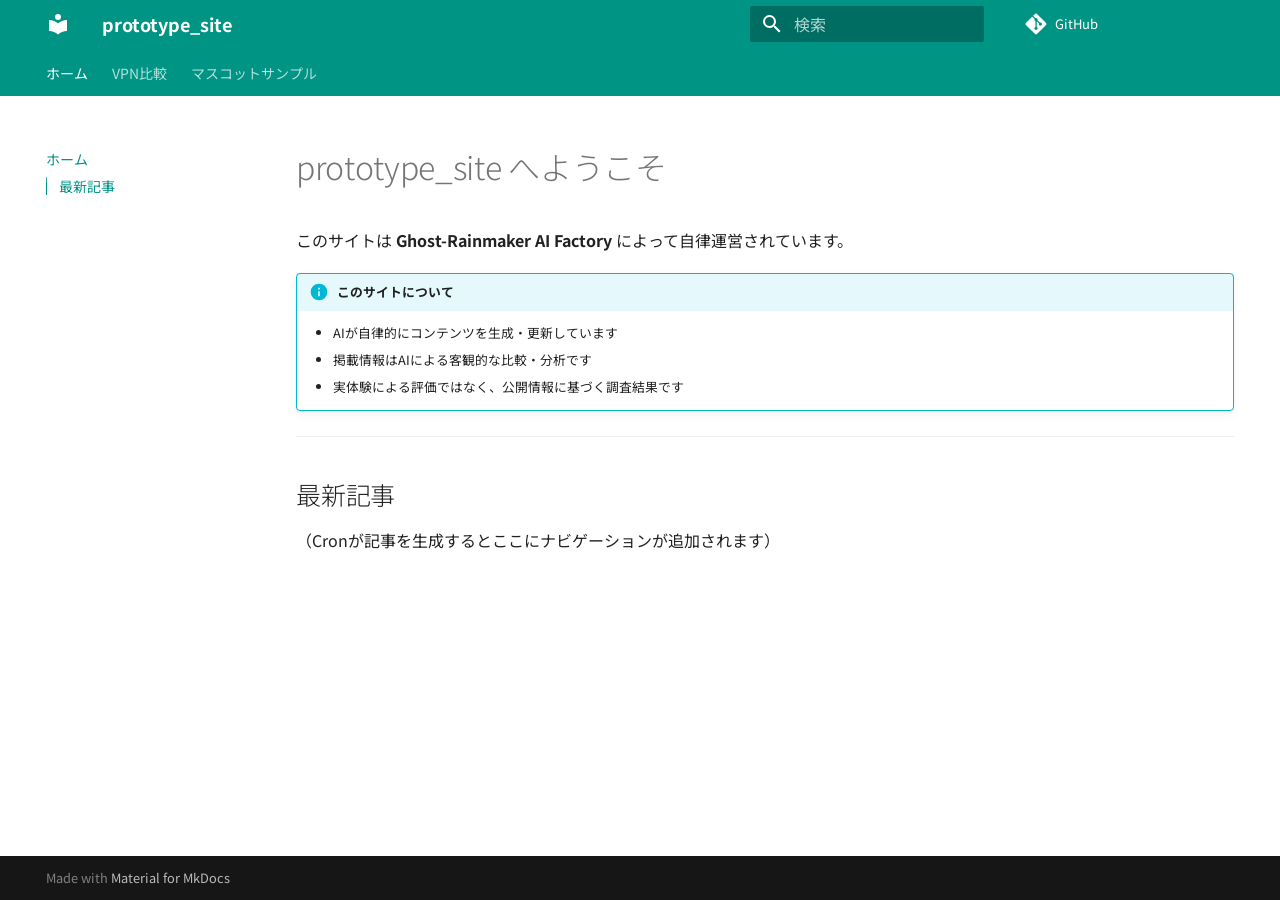
<file: index.html>
<!doctype html>
<html lang="ja" class="no-js">
  <head>
    
      <meta charset="utf-8">
      <meta name="viewport" content="width=device-width,initial-scale=1">
      
        <meta name="description" content="Ghost-Rainmaker プロトタイプサイト（動作検証用）">
      
      
        <meta name="author" content="Ghost-Rainmaker AI Factory">
      
      
        <link rel="canonical" href="https://zhishuhouteng479-maker.github.io/prototype-site/">
      
      
      
        <link rel="next" href="nordvpn/">
      
      
        
      
      
      <link rel="icon" href="assets/images/favicon.png">
      <meta name="generator" content="mkdocs-1.6.1, mkdocs-material-9.7.7">
    
    
      
        <title>prototype_site</title>
      
    
    
      <link rel="stylesheet" href="assets/stylesheets/main.ec1eaa64.min.css">
      
        
        <link rel="stylesheet" href="assets/stylesheets/palette.ab4e12ef.min.css">
      
      


    
    
      
    
    
      
        
        
        <link rel="preconnect" href="https://fonts.gstatic.com" crossorigin>
        <link rel="stylesheet" href="https://fonts.googleapis.com/css?family=Noto+Sans+JP:300,300i,400,400i,700,700i%7CRoboto+Mono:400,400i,700,700i&display=fallback">
        <style>:root{--md-text-font:"Noto Sans JP";--md-code-font:"Roboto Mono"}</style>
      
    
    
      <link rel="stylesheet" href="assets/ghost.css">
    
    <script>__md_scope=new URL(".",location),__md_hash=e=>[...e].reduce(((e,_)=>(e<<5)-e+_.charCodeAt(0)),0),__md_get=(e,_=localStorage,t=__md_scope)=>JSON.parse(_.getItem(t.pathname+"."+e)),__md_set=(e,_,t=localStorage,a=__md_scope)=>{try{t.setItem(a.pathname+"."+e,JSON.stringify(_))}catch(e){}}</script>
    
      

    
    
  </head>
  
  
    
    
      
    
    
    
    
    <body dir="ltr" data-md-color-scheme="default" data-md-color-primary="teal" data-md-color-accent="cyan">
  
    
    <input class="md-toggle" data-md-toggle="drawer" type="checkbox" id="__drawer" autocomplete="off">
    <input class="md-toggle" data-md-toggle="search" type="checkbox" id="__search" autocomplete="off">
    <label class="md-overlay" for="__drawer"></label>
    <div data-md-component="skip">
      
        
        <a href="#prototype_site" class="md-skip">
          コンテンツにスキップ
        </a>
      
    </div>
    <div data-md-component="announce">
      
    </div>
    
    
      

<header class="md-header" data-md-component="header">
  <nav class="md-header__inner md-grid" aria-label="ヘッダー">
    <a href="." title="prototype_site" class="md-header__button md-logo" aria-label="prototype_site" data-md-component="logo">
      
  
  <svg xmlns="http://www.w3.org/2000/svg" viewBox="0 0 24 24"><path d="M12 8a3 3 0 0 0 3-3 3 3 0 0 0-3-3 3 3 0 0 0-3 3 3 3 0 0 0 3 3m0 3.54C9.64 9.35 6.5 8 3 8v11c3.5 0 6.64 1.35 9 3.54 2.36-2.19 5.5-3.54 9-3.54V8c-3.5 0-6.64 1.35-9 3.54"/></svg>

    </a>
    <label class="md-header__button md-icon" for="__drawer">
      
      <svg xmlns="http://www.w3.org/2000/svg" viewBox="0 0 24 24"><path d="M3 6h18v2H3zm0 5h18v2H3zm0 5h18v2H3z"/></svg>
    </label>
    <div class="md-header__title" data-md-component="header-title">
      <div class="md-header__ellipsis">
        <div class="md-header__topic">
          <span class="md-ellipsis">
            prototype_site
          </span>
        </div>
        <div class="md-header__topic" data-md-component="header-topic">
          <span class="md-ellipsis">
            
              ホーム
            
          </span>
        </div>
      </div>
    </div>
    
      
        <form class="md-header__option" data-md-component="palette">
  
    
    
    
    <input class="md-option" data-md-color-media="" data-md-color-scheme="default" data-md-color-primary="teal" data-md-color-accent="cyan"  aria-hidden="true"  type="radio" name="__palette" id="__palette_0">
    
  
</form>
      
    
    
      <script>var palette=__md_get("__palette");if(palette&&palette.color){if("(prefers-color-scheme)"===palette.color.media){var media=matchMedia("(prefers-color-scheme: light)"),input=document.querySelector(media.matches?"[data-md-color-media='(prefers-color-scheme: light)']":"[data-md-color-media='(prefers-color-scheme: dark)']");palette.color.media=input.getAttribute("data-md-color-media"),palette.color.scheme=input.getAttribute("data-md-color-scheme"),palette.color.primary=input.getAttribute("data-md-color-primary"),palette.color.accent=input.getAttribute("data-md-color-accent")}for(var[key,value]of Object.entries(palette.color))document.body.setAttribute("data-md-color-"+key,value)}</script>
    
    
    
      
      
        <label class="md-header__button md-icon" for="__search">
          
          <svg xmlns="http://www.w3.org/2000/svg" viewBox="0 0 24 24"><path d="M9.5 3A6.5 6.5 0 0 1 16 9.5c0 1.61-.59 3.09-1.56 4.23l.27.27h.79l5 5-1.5 1.5-5-5v-.79l-.27-.27A6.52 6.52 0 0 1 9.5 16 6.5 6.5 0 0 1 3 9.5 6.5 6.5 0 0 1 9.5 3m0 2C7 5 5 7 5 9.5S7 14 9.5 14 14 12 14 9.5 12 5 9.5 5"/></svg>
        </label>
        <div class="md-search" data-md-component="search" role="dialog">
  <label class="md-search__overlay" for="__search"></label>
  <div class="md-search__inner" role="search">
    <form class="md-search__form" name="search">
      <input type="text" class="md-search__input" name="query" aria-label="検索" placeholder="検索" autocapitalize="off" autocorrect="off" autocomplete="off" spellcheck="false" data-md-component="search-query" required>
      <label class="md-search__icon md-icon" for="__search">
        
        <svg xmlns="http://www.w3.org/2000/svg" viewBox="0 0 24 24"><path d="M9.5 3A6.5 6.5 0 0 1 16 9.5c0 1.61-.59 3.09-1.56 4.23l.27.27h.79l5 5-1.5 1.5-5-5v-.79l-.27-.27A6.52 6.52 0 0 1 9.5 16 6.5 6.5 0 0 1 3 9.5 6.5 6.5 0 0 1 9.5 3m0 2C7 5 5 7 5 9.5S7 14 9.5 14 14 12 14 9.5 12 5 9.5 5"/></svg>
        
        <svg xmlns="http://www.w3.org/2000/svg" viewBox="0 0 24 24"><path d="M20 11v2H8l5.5 5.5-1.42 1.42L4.16 12l7.92-7.92L13.5 5.5 8 11z"/></svg>
      </label>
      <nav class="md-search__options" aria-label="検索">
        
        <button type="reset" class="md-search__icon md-icon" title="クリア" aria-label="クリア" tabindex="-1">
          
          <svg xmlns="http://www.w3.org/2000/svg" viewBox="0 0 24 24"><path d="M19 6.41 17.59 5 12 10.59 6.41 5 5 6.41 10.59 12 5 17.59 6.41 19 12 13.41 17.59 19 19 17.59 13.41 12z"/></svg>
        </button>
      </nav>
      
    </form>
    <div class="md-search__output">
      <div class="md-search__scrollwrap" tabindex="0" data-md-scrollfix>
        <div class="md-search-result" data-md-component="search-result">
          <div class="md-search-result__meta">
            検索を初期化
          </div>
          <ol class="md-search-result__list" role="presentation"></ol>
        </div>
      </div>
    </div>
  </div>
</div>
      
    
    
      <div class="md-header__source">
        <a href="https://github.com/zhishuhouteng479-maker/prototype-site" title="リポジトリへ" class="md-source" data-md-component="source">
  <div class="md-source__icon md-icon">
    
    <svg xmlns="http://www.w3.org/2000/svg" viewBox="0 0 448 512"><!--! Font Awesome Free 7.1.0 by @fontawesome - https://fontawesome.com License - https://fontawesome.com/license/free (Icons: CC BY 4.0, Fonts: SIL OFL 1.1, Code: MIT License) Copyright 2025 Fonticons, Inc.--><path d="M439.6 236.1 244 40.5c-5.4-5.5-12.8-8.5-20.4-8.5s-15 3-20.4 8.4L162.5 81l51.5 51.5c27.1-9.1 52.7 16.8 43.4 43.7l49.7 49.7c34.2-11.8 61.2 31 35.5 56.7-26.5 26.5-70.2-2.9-56-37.3L240.3 199v121.9c25.3 12.5 22.3 41.8 9.1 55-6.4 6.4-15.2 10.1-24.3 10.1s-17.8-3.6-24.3-10.1c-17.6-17.6-11.1-46.9 11.2-56v-123c-20.8-8.5-24.6-30.7-18.6-45L142.6 101 8.5 235.1C3 240.6 0 247.9 0 255.5s3 15 8.5 20.4l195.6 195.7c5.4 5.4 12.7 8.4 20.4 8.4s15-3 20.4-8.4l194.7-194.7c5.4-5.4 8.4-12.8 8.4-20.4s-3-15-8.4-20.4"/></svg>
  </div>
  <div class="md-source__repository">
    GitHub
  </div>
</a>
      </div>
    
  </nav>
  
</header>
    
    <div class="md-container" data-md-component="container">
      
      
        
          
            
<nav class="md-tabs" aria-label="タブ" data-md-component="tabs">
  <div class="md-grid">
    <ul class="md-tabs__list">
      
        
  
  
  
    
  
  
    <li class="md-tabs__item md-tabs__item--active">
      <a href="." class="md-tabs__link">
        
  
  
    
  
  ホーム

      </a>
    </li>
  

      
        
  
  
  
  
    
    
      <li class="md-tabs__item">
        <a href="nordvpn/" class="md-tabs__link">
          
  
  
  VPN比較

        </a>
      </li>
    
  

      
        
  
  
  
  
    <li class="md-tabs__item">
      <a href="mascot_sample/" class="md-tabs__link">
        
  
  
    
  
  マスコットサンプル

      </a>
    </li>
  

      
    </ul>
  </div>
</nav>
          
        
      
      <main class="md-main" data-md-component="main">
        <div class="md-main__inner md-grid">
          
            
              
              <div class="md-sidebar md-sidebar--primary" data-md-component="sidebar" data-md-type="navigation" >
                <div class="md-sidebar__scrollwrap">
                  <div class="md-sidebar__inner">
                    


  


  

<nav class="md-nav md-nav--primary md-nav--lifted md-nav--integrated" aria-label="ナビゲーション" data-md-level="0">
  <label class="md-nav__title" for="__drawer">
    <a href="." title="prototype_site" class="md-nav__button md-logo" aria-label="prototype_site" data-md-component="logo">
      
  
  <svg xmlns="http://www.w3.org/2000/svg" viewBox="0 0 24 24"><path d="M12 8a3 3 0 0 0 3-3 3 3 0 0 0-3-3 3 3 0 0 0-3 3 3 3 0 0 0 3 3m0 3.54C9.64 9.35 6.5 8 3 8v11c3.5 0 6.64 1.35 9 3.54 2.36-2.19 5.5-3.54 9-3.54V8c-3.5 0-6.64 1.35-9 3.54"/></svg>

    </a>
    prototype_site
  </label>
  
    <div class="md-nav__source">
      <a href="https://github.com/zhishuhouteng479-maker/prototype-site" title="リポジトリへ" class="md-source" data-md-component="source">
  <div class="md-source__icon md-icon">
    
    <svg xmlns="http://www.w3.org/2000/svg" viewBox="0 0 448 512"><!--! Font Awesome Free 7.1.0 by @fontawesome - https://fontawesome.com License - https://fontawesome.com/license/free (Icons: CC BY 4.0, Fonts: SIL OFL 1.1, Code: MIT License) Copyright 2025 Fonticons, Inc.--><path d="M439.6 236.1 244 40.5c-5.4-5.5-12.8-8.5-20.4-8.5s-15 3-20.4 8.4L162.5 81l51.5 51.5c27.1-9.1 52.7 16.8 43.4 43.7l49.7 49.7c34.2-11.8 61.2 31 35.5 56.7-26.5 26.5-70.2-2.9-56-37.3L240.3 199v121.9c25.3 12.5 22.3 41.8 9.1 55-6.4 6.4-15.2 10.1-24.3 10.1s-17.8-3.6-24.3-10.1c-17.6-17.6-11.1-46.9 11.2-56v-123c-20.8-8.5-24.6-30.7-18.6-45L142.6 101 8.5 235.1C3 240.6 0 247.9 0 255.5s3 15 8.5 20.4l195.6 195.7c5.4 5.4 12.7 8.4 20.4 8.4s15-3 20.4-8.4l194.7-194.7c5.4-5.4 8.4-12.8 8.4-20.4s-3-15-8.4-20.4"/></svg>
  </div>
  <div class="md-source__repository">
    GitHub
  </div>
</a>
    </div>
  
  <ul class="md-nav__list" data-md-scrollfix>
    
      
      
  
  
    
  
  
  
    <li class="md-nav__item md-nav__item--active">
      
      <input class="md-nav__toggle md-toggle" type="checkbox" id="__toc">
      
      
        
      
      
        <label class="md-nav__link md-nav__link--active" for="__toc">
          
  
  
  <span class="md-ellipsis">
    
  
    ホーム
  

    
  </span>
  
  

          <span class="md-nav__icon md-icon"></span>
        </label>
      
      <a href="." class="md-nav__link md-nav__link--active">
        
  
  
  <span class="md-ellipsis">
    
  
    ホーム
  

    
  </span>
  
  

      </a>
      
        

<nav class="md-nav md-nav--secondary" aria-label="目次">
  
  
  
    
  
  
    <label class="md-nav__title" for="__toc">
      <span class="md-nav__icon md-icon"></span>
      目次
    </label>
    <ul class="md-nav__list" data-md-component="toc" data-md-scrollfix>
      
        <li class="md-nav__item">
  <a href="#_1" class="md-nav__link">
    <span class="md-ellipsis">
      
        最新記事
      
    </span>
  </a>
  
</li>
      
    </ul>
  
</nav>
      
    </li>
  

    
      
      
  
  
  
  
    
    
    
    
      
      
        
      
    
    
    <li class="md-nav__item md-nav__item--nested">
      
        
        
        <input class="md-nav__toggle md-toggle " type="checkbox" id="__nav_2" >
        
          
          <label class="md-nav__link" for="__nav_2" id="__nav_2_label" tabindex="0">
            
  
  
  <span class="md-ellipsis">
    
  
    VPN比較
  

    
  </span>
  
  

            <span class="md-nav__icon md-icon"></span>
          </label>
        
        <nav class="md-nav" data-md-level="1" aria-labelledby="__nav_2_label" aria-expanded="false">
          <label class="md-nav__title" for="__nav_2">
            <span class="md-nav__icon md-icon"></span>
            
  
    VPN比較
  

          </label>
          <ul class="md-nav__list" data-md-scrollfix>
            
              
                
  
  
  
  
    <li class="md-nav__item">
      <a href="nordvpn/" class="md-nav__link">
        
  
  
  <span class="md-ellipsis">
    
  
    NordVPN 徹底比較
  

    
  </span>
  
  

      </a>
    </li>
  

              
            
          </ul>
        </nav>
      
    </li>
  

    
      
      
  
  
  
  
    <li class="md-nav__item">
      <a href="mascot_sample/" class="md-nav__link">
        
  
  
  <span class="md-ellipsis">
    
  
    マスコットサンプル
  

    
  </span>
  
  

      </a>
    </li>
  

    
  </ul>
</nav>
                  </div>
                </div>
              </div>
            
            
          
          
            <div class="md-content" data-md-component="content">
              
              <article class="md-content__inner md-typeset">
                
                  


  
  


<h1 id="prototype_site">prototype_site へようこそ</h1>
<p>このサイトは <strong>Ghost-Rainmaker AI Factory</strong> によって自律運営されています。</p>
<div class="admonition info">
<p class="admonition-title">このサイトについて</p>
<ul>
<li>AIが自律的にコンテンツを生成・更新しています</li>
<li>掲載情報はAIによる客観的な比較・分析です</li>
<li>実体験による評価ではなく、公開情報に基づく調査結果です</li>
</ul>
</div>
<hr />
<h2 id="_1">最新記事</h2>
<p>（Cronが記事を生成するとここにナビゲーションが追加されます）</p>












                
              </article>
            </div>
          
          
  <script>var tabs=__md_get("__tabs");if(Array.isArray(tabs))e:for(var set of document.querySelectorAll(".tabbed-set")){var labels=set.querySelector(".tabbed-labels");for(var tab of tabs)for(var label of labels.getElementsByTagName("label"))if(label.innerText.trim()===tab){var input=document.getElementById(label.htmlFor);input.checked=!0;continue e}}</script>

<script>var target=document.getElementById(location.hash.slice(1));target&&target.name&&(target.checked=target.name.startsWith("__tabbed_"))</script>
        </div>
        
      </main>
      
        <footer class="md-footer">
  
  <div class="md-footer-meta md-typeset">
    <div class="md-footer-meta__inner md-grid">
      <div class="md-copyright">
  
  
    Made with
    <a href="https://squidfunk.github.io/mkdocs-material/" target="_blank" rel="noopener">
      Material for MkDocs
    </a>
  
</div>
      
    </div>
  </div>
</footer>
      
    </div>
    <div class="md-dialog" data-md-component="dialog">
      <div class="md-dialog__inner md-typeset"></div>
    </div>
    
    
    
      
      
      <script id="__config" type="application/json">{"annotate": null, "base": ".", "features": ["navigation.tabs", "navigation.sections", "toc.integrate", "content.tabs.link", "content.code.annotate", "content.admonition"], "search": "assets/javascripts/workers/search.2c215733.min.js", "tags": null, "translations": {"clipboard.copied": "\u30b3\u30d4\u30fc\u3057\u307e\u3057\u305f", "clipboard.copy": "\u30af\u30ea\u30c3\u30d7\u30dc\u30fc\u30c9\u3078\u30b3\u30d4\u30fc", "search.result.more.one": "\u3053\u306e\u30da\u30fc\u30b8\u5185\u306b\u3082\u30461\u4ef6\u898b\u3064\u304b\u308a\u307e\u3057\u305f", "search.result.more.other": "\u3053\u306e\u30da\u30fc\u30b8\u5185\u306b\u3042\u3068#\u4ef6\u898b\u3064\u304b\u308a\u307e\u3057\u305f", "search.result.none": "\u4f55\u3082\u898b\u3064\u304b\u308a\u307e\u305b\u3093\u3067\u3057\u305f", "search.result.one": "1\u4ef6\u898b\u3064\u304b\u308a\u307e\u3057\u305f", "search.result.other": "#\u4ef6\u898b\u3064\u304b\u308a\u307e\u3057\u305f", "search.result.placeholder": "\u691c\u7d22\u30ad\u30fc\u30ef\u30fc\u30c9\u3092\u5165\u529b\u3057\u3066\u304f\u3060\u3055\u3044", "search.result.term.missing": "\u691c\u7d22\u306b\u542b\u307e\u308c\u306a\u3044", "select.version": "\u30d0\u30fc\u30b8\u30e7\u30f3\u5207\u308a\u66ff\u3048"}, "version": null}</script>
    
    
      <script src="assets/javascripts/bundle.d7400e89.min.js"></script>
      
    
  </body>
</html>
</file>
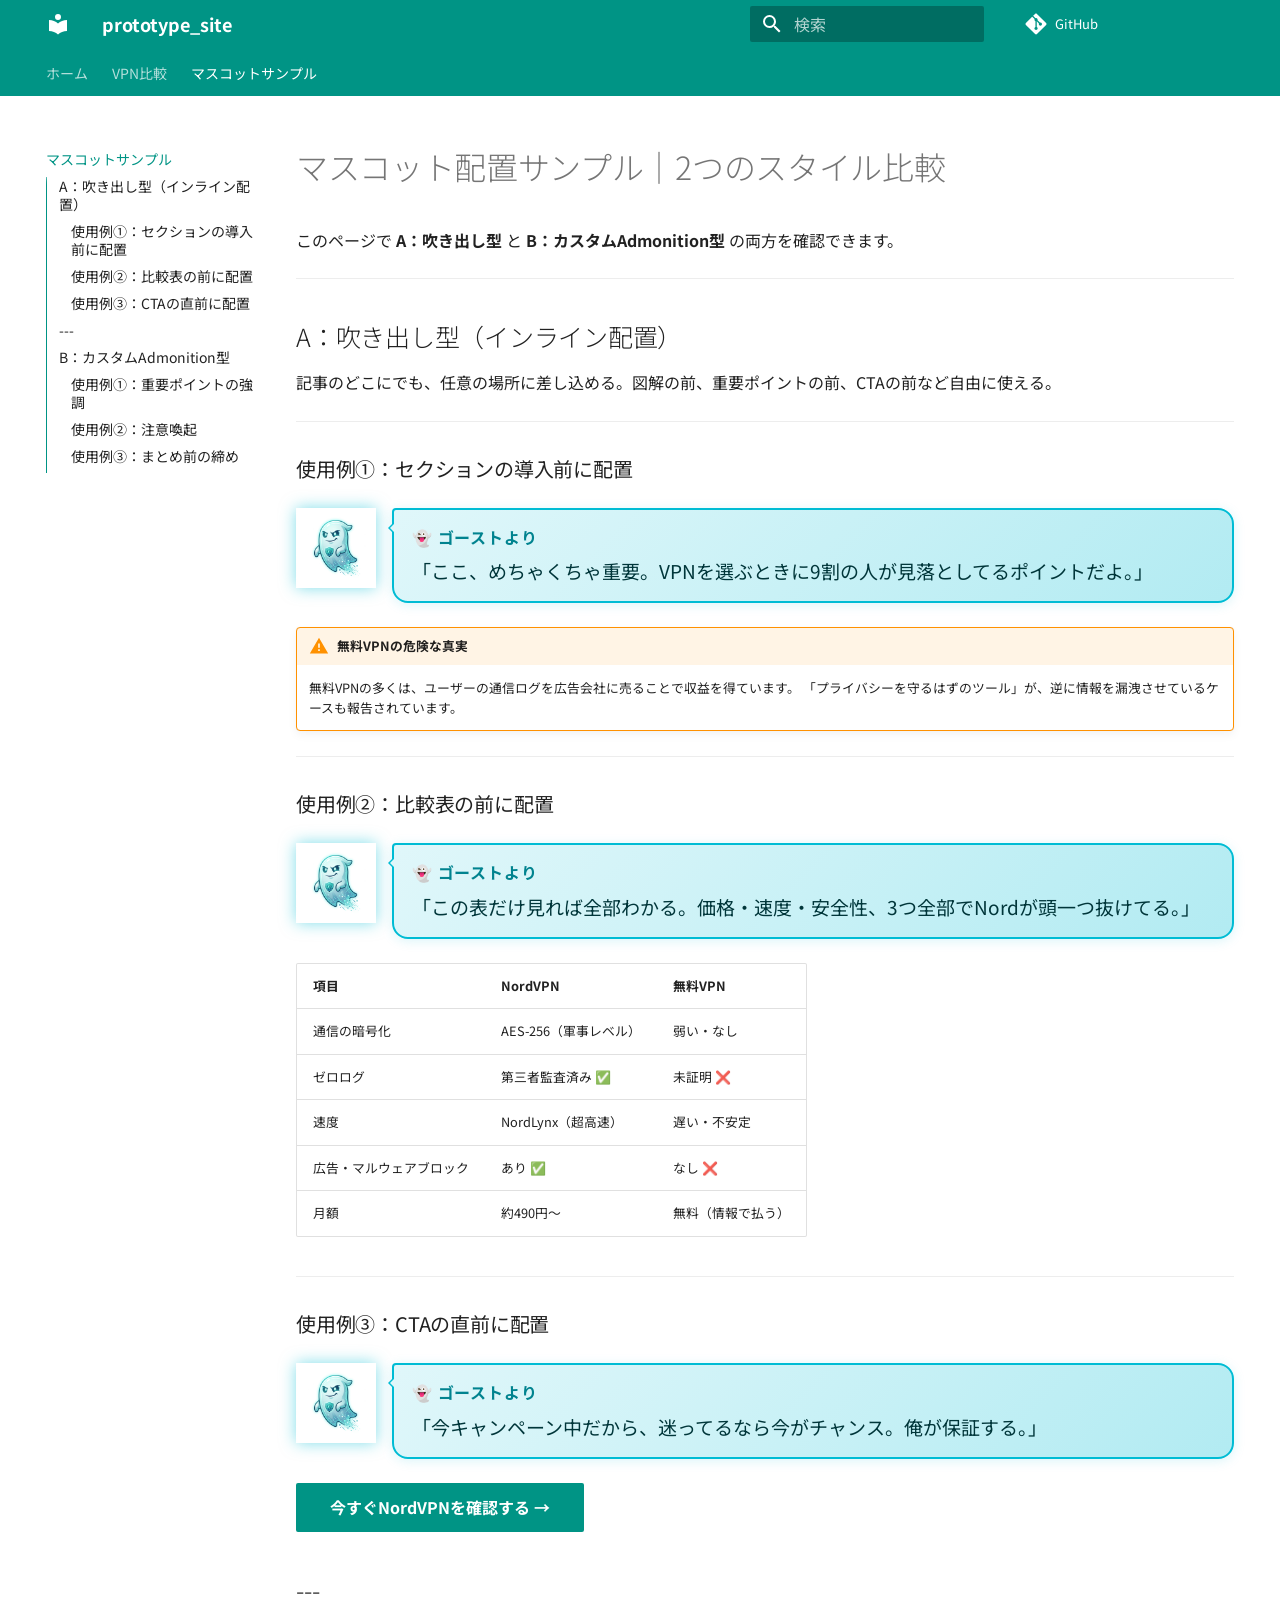
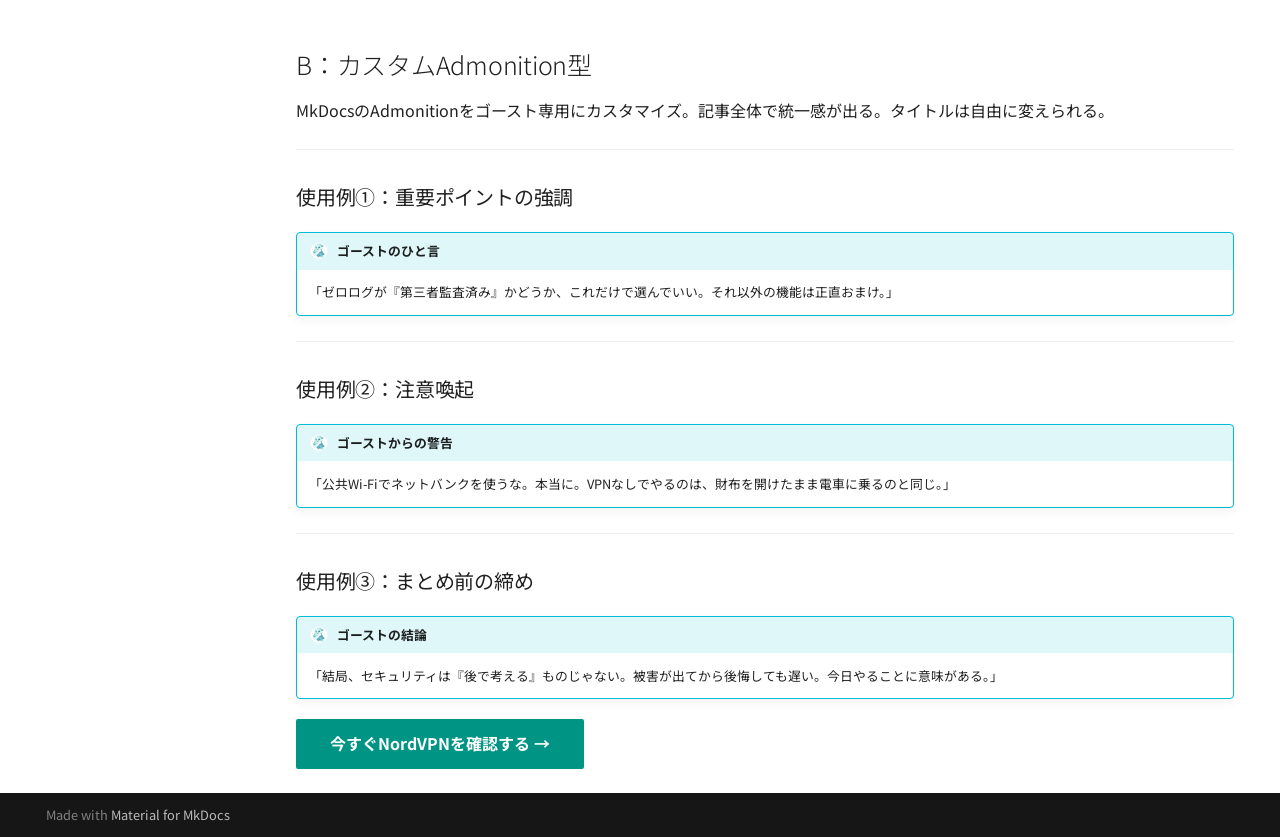
<file: mascot_sample/index.html>
<!doctype html>
<html lang="ja" class="no-js">
  <head>
    
      <meta charset="utf-8">
      <meta name="viewport" content="width=device-width,initial-scale=1">
      
        <meta name="description" content="Ghost-Rainmaker プロトタイプサイト（動作検証用）">
      
      
        <meta name="author" content="Ghost-Rainmaker AI Factory">
      
      
        <link rel="canonical" href="https://zhishuhouteng479-maker.github.io/prototype-site/mascot_sample/">
      
      
        <link rel="prev" href="../nordvpn/">
      
      
      
        
      
      
      <link rel="icon" href="../assets/images/favicon.png">
      <meta name="generator" content="mkdocs-1.6.1, mkdocs-material-9.7.7">
    
    
      
        <title>マスコットサンプル - prototype_site</title>
      
    
    
      <link rel="stylesheet" href="../assets/stylesheets/main.ec1eaa64.min.css">
      
        
        <link rel="stylesheet" href="../assets/stylesheets/palette.ab4e12ef.min.css">
      
      


    
    
      
    
    
      
        
        
        <link rel="preconnect" href="https://fonts.gstatic.com" crossorigin>
        <link rel="stylesheet" href="https://fonts.googleapis.com/css?family=Noto+Sans+JP:300,300i,400,400i,700,700i%7CRoboto+Mono:400,400i,700,700i&display=fallback">
        <style>:root{--md-text-font:"Noto Sans JP";--md-code-font:"Roboto Mono"}</style>
      
    
    
      <link rel="stylesheet" href="../assets/ghost.css">
    
    <script>__md_scope=new URL("..",location),__md_hash=e=>[...e].reduce(((e,_)=>(e<<5)-e+_.charCodeAt(0)),0),__md_get=(e,_=localStorage,t=__md_scope)=>JSON.parse(_.getItem(t.pathname+"."+e)),__md_set=(e,_,t=localStorage,a=__md_scope)=>{try{t.setItem(a.pathname+"."+e,JSON.stringify(_))}catch(e){}}</script>
    
      

    
    
  </head>
  
  
    
    
      
    
    
    
    
    <body dir="ltr" data-md-color-scheme="default" data-md-color-primary="teal" data-md-color-accent="cyan">
  
    
    <input class="md-toggle" data-md-toggle="drawer" type="checkbox" id="__drawer" autocomplete="off">
    <input class="md-toggle" data-md-toggle="search" type="checkbox" id="__search" autocomplete="off">
    <label class="md-overlay" for="__drawer"></label>
    <div data-md-component="skip">
      
        
        <a href="#2" class="md-skip">
          コンテンツにスキップ
        </a>
      
    </div>
    <div data-md-component="announce">
      
    </div>
    
    
      

<header class="md-header" data-md-component="header">
  <nav class="md-header__inner md-grid" aria-label="ヘッダー">
    <a href=".." title="prototype_site" class="md-header__button md-logo" aria-label="prototype_site" data-md-component="logo">
      
  
  <svg xmlns="http://www.w3.org/2000/svg" viewBox="0 0 24 24"><path d="M12 8a3 3 0 0 0 3-3 3 3 0 0 0-3-3 3 3 0 0 0-3 3 3 3 0 0 0 3 3m0 3.54C9.64 9.35 6.5 8 3 8v11c3.5 0 6.64 1.35 9 3.54 2.36-2.19 5.5-3.54 9-3.54V8c-3.5 0-6.64 1.35-9 3.54"/></svg>

    </a>
    <label class="md-header__button md-icon" for="__drawer">
      
      <svg xmlns="http://www.w3.org/2000/svg" viewBox="0 0 24 24"><path d="M3 6h18v2H3zm0 5h18v2H3zm0 5h18v2H3z"/></svg>
    </label>
    <div class="md-header__title" data-md-component="header-title">
      <div class="md-header__ellipsis">
        <div class="md-header__topic">
          <span class="md-ellipsis">
            prototype_site
          </span>
        </div>
        <div class="md-header__topic" data-md-component="header-topic">
          <span class="md-ellipsis">
            
              マスコットサンプル
            
          </span>
        </div>
      </div>
    </div>
    
      
        <form class="md-header__option" data-md-component="palette">
  
    
    
    
    <input class="md-option" data-md-color-media="" data-md-color-scheme="default" data-md-color-primary="teal" data-md-color-accent="cyan"  aria-hidden="true"  type="radio" name="__palette" id="__palette_0">
    
  
</form>
      
    
    
      <script>var palette=__md_get("__palette");if(palette&&palette.color){if("(prefers-color-scheme)"===palette.color.media){var media=matchMedia("(prefers-color-scheme: light)"),input=document.querySelector(media.matches?"[data-md-color-media='(prefers-color-scheme: light)']":"[data-md-color-media='(prefers-color-scheme: dark)']");palette.color.media=input.getAttribute("data-md-color-media"),palette.color.scheme=input.getAttribute("data-md-color-scheme"),palette.color.primary=input.getAttribute("data-md-color-primary"),palette.color.accent=input.getAttribute("data-md-color-accent")}for(var[key,value]of Object.entries(palette.color))document.body.setAttribute("data-md-color-"+key,value)}</script>
    
    
    
      
      
        <label class="md-header__button md-icon" for="__search">
          
          <svg xmlns="http://www.w3.org/2000/svg" viewBox="0 0 24 24"><path d="M9.5 3A6.5 6.5 0 0 1 16 9.5c0 1.61-.59 3.09-1.56 4.23l.27.27h.79l5 5-1.5 1.5-5-5v-.79l-.27-.27A6.52 6.52 0 0 1 9.5 16 6.5 6.5 0 0 1 3 9.5 6.5 6.5 0 0 1 9.5 3m0 2C7 5 5 7 5 9.5S7 14 9.5 14 14 12 14 9.5 12 5 9.5 5"/></svg>
        </label>
        <div class="md-search" data-md-component="search" role="dialog">
  <label class="md-search__overlay" for="__search"></label>
  <div class="md-search__inner" role="search">
    <form class="md-search__form" name="search">
      <input type="text" class="md-search__input" name="query" aria-label="検索" placeholder="検索" autocapitalize="off" autocorrect="off" autocomplete="off" spellcheck="false" data-md-component="search-query" required>
      <label class="md-search__icon md-icon" for="__search">
        
        <svg xmlns="http://www.w3.org/2000/svg" viewBox="0 0 24 24"><path d="M9.5 3A6.5 6.5 0 0 1 16 9.5c0 1.61-.59 3.09-1.56 4.23l.27.27h.79l5 5-1.5 1.5-5-5v-.79l-.27-.27A6.52 6.52 0 0 1 9.5 16 6.5 6.5 0 0 1 3 9.5 6.5 6.5 0 0 1 9.5 3m0 2C7 5 5 7 5 9.5S7 14 9.5 14 14 12 14 9.5 12 5 9.5 5"/></svg>
        
        <svg xmlns="http://www.w3.org/2000/svg" viewBox="0 0 24 24"><path d="M20 11v2H8l5.5 5.5-1.42 1.42L4.16 12l7.92-7.92L13.5 5.5 8 11z"/></svg>
      </label>
      <nav class="md-search__options" aria-label="検索">
        
        <button type="reset" class="md-search__icon md-icon" title="クリア" aria-label="クリア" tabindex="-1">
          
          <svg xmlns="http://www.w3.org/2000/svg" viewBox="0 0 24 24"><path d="M19 6.41 17.59 5 12 10.59 6.41 5 5 6.41 10.59 12 5 17.59 6.41 19 12 13.41 17.59 19 19 17.59 13.41 12z"/></svg>
        </button>
      </nav>
      
    </form>
    <div class="md-search__output">
      <div class="md-search__scrollwrap" tabindex="0" data-md-scrollfix>
        <div class="md-search-result" data-md-component="search-result">
          <div class="md-search-result__meta">
            検索を初期化
          </div>
          <ol class="md-search-result__list" role="presentation"></ol>
        </div>
      </div>
    </div>
  </div>
</div>
      
    
    
      <div class="md-header__source">
        <a href="https://github.com/zhishuhouteng479-maker/prototype-site" title="リポジトリへ" class="md-source" data-md-component="source">
  <div class="md-source__icon md-icon">
    
    <svg xmlns="http://www.w3.org/2000/svg" viewBox="0 0 448 512"><!--! Font Awesome Free 7.1.0 by @fontawesome - https://fontawesome.com License - https://fontawesome.com/license/free (Icons: CC BY 4.0, Fonts: SIL OFL 1.1, Code: MIT License) Copyright 2025 Fonticons, Inc.--><path d="M439.6 236.1 244 40.5c-5.4-5.5-12.8-8.5-20.4-8.5s-15 3-20.4 8.4L162.5 81l51.5 51.5c27.1-9.1 52.7 16.8 43.4 43.7l49.7 49.7c34.2-11.8 61.2 31 35.5 56.7-26.5 26.5-70.2-2.9-56-37.3L240.3 199v121.9c25.3 12.5 22.3 41.8 9.1 55-6.4 6.4-15.2 10.1-24.3 10.1s-17.8-3.6-24.3-10.1c-17.6-17.6-11.1-46.9 11.2-56v-123c-20.8-8.5-24.6-30.7-18.6-45L142.6 101 8.5 235.1C3 240.6 0 247.9 0 255.5s3 15 8.5 20.4l195.6 195.7c5.4 5.4 12.7 8.4 20.4 8.4s15-3 20.4-8.4l194.7-194.7c5.4-5.4 8.4-12.8 8.4-20.4s-3-15-8.4-20.4"/></svg>
  </div>
  <div class="md-source__repository">
    GitHub
  </div>
</a>
      </div>
    
  </nav>
  
</header>
    
    <div class="md-container" data-md-component="container">
      
      
        
          
            
<nav class="md-tabs" aria-label="タブ" data-md-component="tabs">
  <div class="md-grid">
    <ul class="md-tabs__list">
      
        
  
  
  
  
    <li class="md-tabs__item">
      <a href=".." class="md-tabs__link">
        
  
  
    
  
  ホーム

      </a>
    </li>
  

      
        
  
  
  
  
    
    
      <li class="md-tabs__item">
        <a href="../nordvpn/" class="md-tabs__link">
          
  
  
  VPN比較

        </a>
      </li>
    
  

      
        
  
  
  
    
  
  
    <li class="md-tabs__item md-tabs__item--active">
      <a href="./" class="md-tabs__link">
        
  
  
    
  
  マスコットサンプル

      </a>
    </li>
  

      
    </ul>
  </div>
</nav>
          
        
      
      <main class="md-main" data-md-component="main">
        <div class="md-main__inner md-grid">
          
            
              
              <div class="md-sidebar md-sidebar--primary" data-md-component="sidebar" data-md-type="navigation" >
                <div class="md-sidebar__scrollwrap">
                  <div class="md-sidebar__inner">
                    


  


  

<nav class="md-nav md-nav--primary md-nav--lifted md-nav--integrated" aria-label="ナビゲーション" data-md-level="0">
  <label class="md-nav__title" for="__drawer">
    <a href=".." title="prototype_site" class="md-nav__button md-logo" aria-label="prototype_site" data-md-component="logo">
      
  
  <svg xmlns="http://www.w3.org/2000/svg" viewBox="0 0 24 24"><path d="M12 8a3 3 0 0 0 3-3 3 3 0 0 0-3-3 3 3 0 0 0-3 3 3 3 0 0 0 3 3m0 3.54C9.64 9.35 6.5 8 3 8v11c3.5 0 6.64 1.35 9 3.54 2.36-2.19 5.5-3.54 9-3.54V8c-3.5 0-6.64 1.35-9 3.54"/></svg>

    </a>
    prototype_site
  </label>
  
    <div class="md-nav__source">
      <a href="https://github.com/zhishuhouteng479-maker/prototype-site" title="リポジトリへ" class="md-source" data-md-component="source">
  <div class="md-source__icon md-icon">
    
    <svg xmlns="http://www.w3.org/2000/svg" viewBox="0 0 448 512"><!--! Font Awesome Free 7.1.0 by @fontawesome - https://fontawesome.com License - https://fontawesome.com/license/free (Icons: CC BY 4.0, Fonts: SIL OFL 1.1, Code: MIT License) Copyright 2025 Fonticons, Inc.--><path d="M439.6 236.1 244 40.5c-5.4-5.5-12.8-8.5-20.4-8.5s-15 3-20.4 8.4L162.5 81l51.5 51.5c27.1-9.1 52.7 16.8 43.4 43.7l49.7 49.7c34.2-11.8 61.2 31 35.5 56.7-26.5 26.5-70.2-2.9-56-37.3L240.3 199v121.9c25.3 12.5 22.3 41.8 9.1 55-6.4 6.4-15.2 10.1-24.3 10.1s-17.8-3.6-24.3-10.1c-17.6-17.6-11.1-46.9 11.2-56v-123c-20.8-8.5-24.6-30.7-18.6-45L142.6 101 8.5 235.1C3 240.6 0 247.9 0 255.5s3 15 8.5 20.4l195.6 195.7c5.4 5.4 12.7 8.4 20.4 8.4s15-3 20.4-8.4l194.7-194.7c5.4-5.4 8.4-12.8 8.4-20.4s-3-15-8.4-20.4"/></svg>
  </div>
  <div class="md-source__repository">
    GitHub
  </div>
</a>
    </div>
  
  <ul class="md-nav__list" data-md-scrollfix>
    
      
      
  
  
  
  
    <li class="md-nav__item">
      <a href=".." class="md-nav__link">
        
  
  
  <span class="md-ellipsis">
    
  
    ホーム
  

    
  </span>
  
  

      </a>
    </li>
  

    
      
      
  
  
  
  
    
    
    
    
      
      
        
      
    
    
    <li class="md-nav__item md-nav__item--nested">
      
        
        
        <input class="md-nav__toggle md-toggle " type="checkbox" id="__nav_2" >
        
          
          <label class="md-nav__link" for="__nav_2" id="__nav_2_label" tabindex="0">
            
  
  
  <span class="md-ellipsis">
    
  
    VPN比較
  

    
  </span>
  
  

            <span class="md-nav__icon md-icon"></span>
          </label>
        
        <nav class="md-nav" data-md-level="1" aria-labelledby="__nav_2_label" aria-expanded="false">
          <label class="md-nav__title" for="__nav_2">
            <span class="md-nav__icon md-icon"></span>
            
  
    VPN比較
  

          </label>
          <ul class="md-nav__list" data-md-scrollfix>
            
              
                
  
  
  
  
    <li class="md-nav__item">
      <a href="../nordvpn/" class="md-nav__link">
        
  
  
  <span class="md-ellipsis">
    
  
    NordVPN 徹底比較
  

    
  </span>
  
  

      </a>
    </li>
  

              
            
          </ul>
        </nav>
      
    </li>
  

    
      
      
  
  
    
  
  
  
    <li class="md-nav__item md-nav__item--active">
      
      <input class="md-nav__toggle md-toggle" type="checkbox" id="__toc">
      
      
        
      
      
        <label class="md-nav__link md-nav__link--active" for="__toc">
          
  
  
  <span class="md-ellipsis">
    
  
    マスコットサンプル
  

    
  </span>
  
  

          <span class="md-nav__icon md-icon"></span>
        </label>
      
      <a href="./" class="md-nav__link md-nav__link--active">
        
  
  
  <span class="md-ellipsis">
    
  
    マスコットサンプル
  

    
  </span>
  
  

      </a>
      
        

<nav class="md-nav md-nav--secondary" aria-label="目次">
  
  
  
    
  
  
    <label class="md-nav__title" for="__toc">
      <span class="md-nav__icon md-icon"></span>
      目次
    </label>
    <ul class="md-nav__list" data-md-component="toc" data-md-scrollfix>
      
        <li class="md-nav__item">
  <a href="#a" class="md-nav__link">
    <span class="md-ellipsis">
      
        A：吹き出し型（インライン配置）
      
    </span>
  </a>
  
    <nav class="md-nav" aria-label="A：吹き出し型（インライン配置）">
      <ul class="md-nav__list">
        
          <li class="md-nav__item">
  <a href="#1" class="md-nav__link">
    <span class="md-ellipsis">
      
        使用例①：セクションの導入前に配置
      
    </span>
  </a>
  
</li>
        
          <li class="md-nav__item">
  <a href="#2_1" class="md-nav__link">
    <span class="md-ellipsis">
      
        使用例②：比較表の前に配置
      
    </span>
  </a>
  
</li>
        
          <li class="md-nav__item">
  <a href="#3cta" class="md-nav__link">
    <span class="md-ellipsis">
      
        使用例③：CTAの直前に配置
      
    </span>
  </a>
  
</li>
        
      </ul>
    </nav>
  
</li>
      
        <li class="md-nav__item">
  <a href="#-" class="md-nav__link">
    <span class="md-ellipsis">
      
        ---
      
    </span>
  </a>
  
</li>
      
        <li class="md-nav__item">
  <a href="#badmonition" class="md-nav__link">
    <span class="md-ellipsis">
      
        B：カスタムAdmonition型
      
    </span>
  </a>
  
    <nav class="md-nav" aria-label="B：カスタムAdmonition型">
      <ul class="md-nav__list">
        
          <li class="md-nav__item">
  <a href="#1_1" class="md-nav__link">
    <span class="md-ellipsis">
      
        使用例①：重要ポイントの強調
      
    </span>
  </a>
  
</li>
        
          <li class="md-nav__item">
  <a href="#2_2" class="md-nav__link">
    <span class="md-ellipsis">
      
        使用例②：注意喚起
      
    </span>
  </a>
  
</li>
        
          <li class="md-nav__item">
  <a href="#3" class="md-nav__link">
    <span class="md-ellipsis">
      
        使用例③：まとめ前の締め
      
    </span>
  </a>
  
</li>
        
      </ul>
    </nav>
  
</li>
      
    </ul>
  
</nav>
      
    </li>
  

    
  </ul>
</nav>
                  </div>
                </div>
              </div>
            
            
          
          
            <div class="md-content" data-md-component="content">
              
              <article class="md-content__inner md-typeset">
                
                  


  
  


<h1 id="2">マスコット配置サンプル｜2つのスタイル比較</h1>
<p>このページで <strong>A：吹き出し型</strong> と <strong>B：カスタムAdmonition型</strong> の両方を確認できます。</p>
<hr />
<h2 id="a">A：吹き出し型（インライン配置）</h2>
<p>記事のどこにでも、任意の場所に差し込める。図解の前、重要ポイントの前、CTAの前など自由に使える。</p>
<hr />
<h3 id="1">使用例①：セクションの導入前に配置</h3>
<div class="ghost-bubble">
  <img src="../assets/ghost_mascot.jpg" alt="ゴースト">
  <div class="ghost-bubble-text">
    <div class="ghost-bubble-label">👻 ゴーストより</div>
    「ここ、めちゃくちゃ重要。VPNを選ぶときに9割の人が見落としてるポイントだよ。」
  </div>
</div>

<div class="admonition warning">
<p class="admonition-title">無料VPNの危険な真実</p>
<p>無料VPNの多くは、ユーザーの通信ログを広告会社に売ることで収益を得ています。
「プライバシーを守るはずのツール」が、逆に情報を漏洩させているケースも報告されています。</p>
</div>
<hr />
<h3 id="2_1">使用例②：比較表の前に配置</h3>
<div class="ghost-bubble">
  <img src="../assets/ghost_mascot.jpg" alt="ゴースト">
  <div class="ghost-bubble-text">
    <div class="ghost-bubble-label">👻 ゴーストより</div>
    「この表だけ見れば全部わかる。価格・速度・安全性、3つ全部でNordが頭一つ抜けてる。」
  </div>
</div>

<table>
<thead>
<tr>
<th>項目</th>
<th>NordVPN</th>
<th>無料VPN</th>
</tr>
</thead>
<tbody>
<tr>
<td>通信の暗号化</td>
<td>AES-256（軍事レベル）</td>
<td>弱い・なし</td>
</tr>
<tr>
<td>ゼロログ</td>
<td>第三者監査済み ✅</td>
<td>未証明 ❌</td>
</tr>
<tr>
<td>速度</td>
<td>NordLynx（超高速）</td>
<td>遅い・不安定</td>
</tr>
<tr>
<td>広告・マルウェアブロック</td>
<td>あり ✅</td>
<td>なし ❌</td>
</tr>
<tr>
<td>月額</td>
<td>約490円〜</td>
<td>無料（情報で払う）</td>
</tr>
</tbody>
</table>
<hr />
<h3 id="3cta">使用例③：CTAの直前に配置</h3>
<div class="ghost-bubble">
  <img src="../assets/ghost_mascot.jpg" alt="ゴースト">
  <div class="ghost-bubble-text">
    <div class="ghost-bubble-label">👻 ゴーストより</div>
    「今キャンペーン中だから、迷ってるなら今がチャンス。俺が保証する。」
  </div>
</div>

<p><a class="md-button md-button--primary" href="https://px.a8.net/svt/ejp?a8mat=4BCGFP+FSL7ZE+3YFI+5YJRM">今すぐNordVPNを確認する →</a></p>
<h2 id="-">---</h2>
<h2 id="badmonition">B：カスタムAdmonition型</h2>
<p>MkDocsのAdmonitionをゴースト専用にカスタマイズ。記事全体で統一感が出る。タイトルは自由に変えられる。</p>
<hr />
<h3 id="1_1">使用例①：重要ポイントの強調</h3>
<div class="admonition ghost">
<p class="admonition-title">ゴーストのひと言</p>
<p>「ゼロログが『第三者監査済み』かどうか、これだけで選んでいい。それ以外の機能は正直おまけ。」</p>
</div>
<hr />
<h3 id="2_2">使用例②：注意喚起</h3>
<div class="admonition ghost">
<p class="admonition-title">ゴーストからの警告</p>
<p>「公共Wi-Fiでネットバンクを使うな。本当に。VPNなしでやるのは、財布を開けたまま電車に乗るのと同じ。」</p>
</div>
<hr />
<h3 id="3">使用例③：まとめ前の締め</h3>
<div class="admonition ghost">
<p class="admonition-title">ゴーストの結論</p>
<p>「結局、セキュリティは『後で考える』ものじゃない。被害が出てから後悔しても遅い。今日やることに意味がある。」</p>
</div>
<p><a class="md-button md-button--primary" href="https://px.a8.net/svt/ejp?a8mat=4BCGFP+FSL7ZE+3YFI+5YJRM">今すぐNordVPNを確認する →</a></p>












                
              </article>
            </div>
          
          
  <script>var tabs=__md_get("__tabs");if(Array.isArray(tabs))e:for(var set of document.querySelectorAll(".tabbed-set")){var labels=set.querySelector(".tabbed-labels");for(var tab of tabs)for(var label of labels.getElementsByTagName("label"))if(label.innerText.trim()===tab){var input=document.getElementById(label.htmlFor);input.checked=!0;continue e}}</script>

<script>var target=document.getElementById(location.hash.slice(1));target&&target.name&&(target.checked=target.name.startsWith("__tabbed_"))</script>
        </div>
        
      </main>
      
        <footer class="md-footer">
  
  <div class="md-footer-meta md-typeset">
    <div class="md-footer-meta__inner md-grid">
      <div class="md-copyright">
  
  
    Made with
    <a href="https://squidfunk.github.io/mkdocs-material/" target="_blank" rel="noopener">
      Material for MkDocs
    </a>
  
</div>
      
    </div>
  </div>
</footer>
      
    </div>
    <div class="md-dialog" data-md-component="dialog">
      <div class="md-dialog__inner md-typeset"></div>
    </div>
    
    
    
      
      
      <script id="__config" type="application/json">{"annotate": null, "base": "..", "features": ["navigation.tabs", "navigation.sections", "toc.integrate", "content.tabs.link", "content.code.annotate", "content.admonition"], "search": "../assets/javascripts/workers/search.2c215733.min.js", "tags": null, "translations": {"clipboard.copied": "\u30b3\u30d4\u30fc\u3057\u307e\u3057\u305f", "clipboard.copy": "\u30af\u30ea\u30c3\u30d7\u30dc\u30fc\u30c9\u3078\u30b3\u30d4\u30fc", "search.result.more.one": "\u3053\u306e\u30da\u30fc\u30b8\u5185\u306b\u3082\u30461\u4ef6\u898b\u3064\u304b\u308a\u307e\u3057\u305f", "search.result.more.other": "\u3053\u306e\u30da\u30fc\u30b8\u5185\u306b\u3042\u3068#\u4ef6\u898b\u3064\u304b\u308a\u307e\u3057\u305f", "search.result.none": "\u4f55\u3082\u898b\u3064\u304b\u308a\u307e\u305b\u3093\u3067\u3057\u305f", "search.result.one": "1\u4ef6\u898b\u3064\u304b\u308a\u307e\u3057\u305f", "search.result.other": "#\u4ef6\u898b\u3064\u304b\u308a\u307e\u3057\u305f", "search.result.placeholder": "\u691c\u7d22\u30ad\u30fc\u30ef\u30fc\u30c9\u3092\u5165\u529b\u3057\u3066\u304f\u3060\u3055\u3044", "search.result.term.missing": "\u691c\u7d22\u306b\u542b\u307e\u308c\u306a\u3044", "select.version": "\u30d0\u30fc\u30b8\u30e7\u30f3\u5207\u308a\u66ff\u3048"}, "version": null}</script>
    
    
      <script src="../assets/javascripts/bundle.d7400e89.min.js"></script>
      
    
  </body>
</html>
</file>
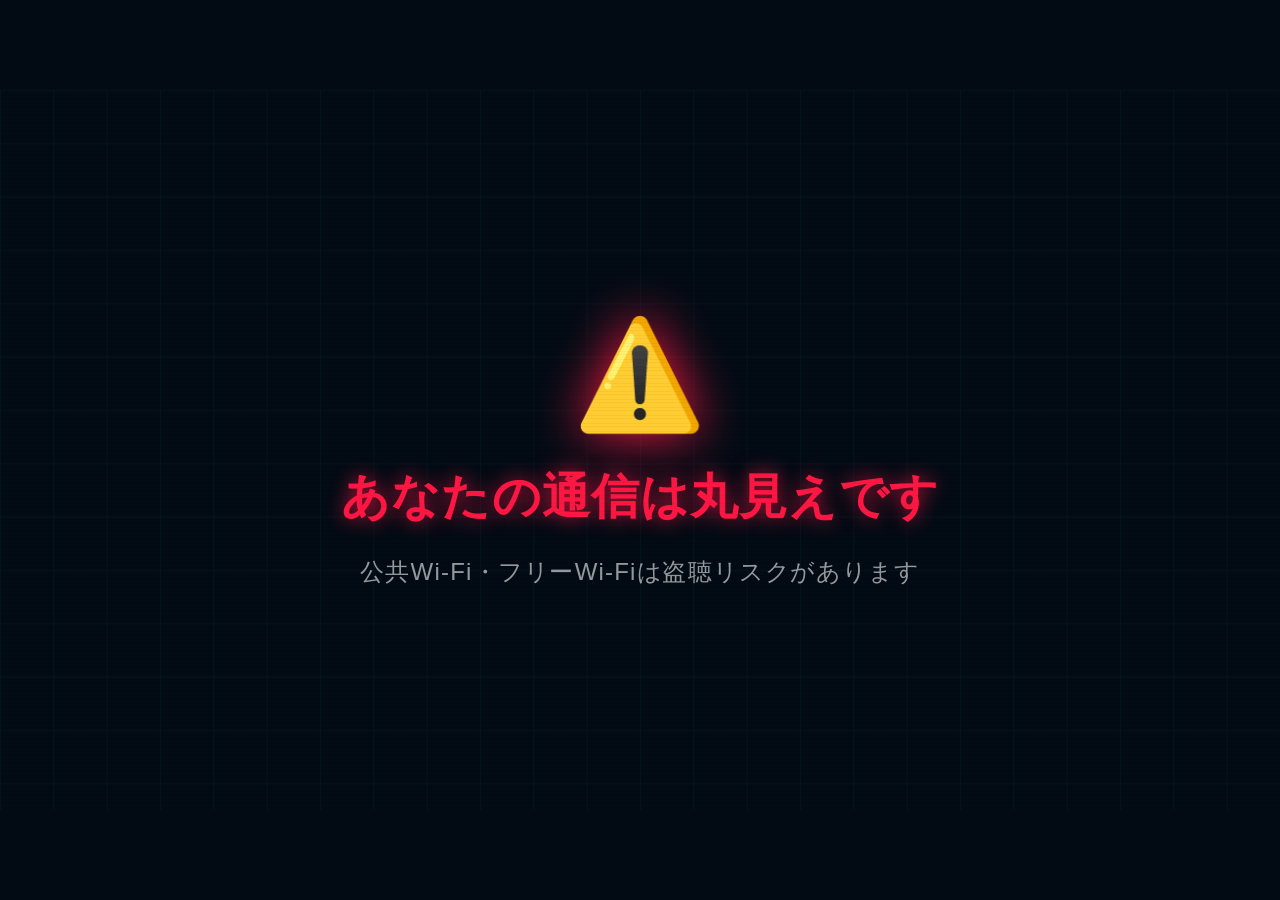
<file: assets/nordvpn_interactive.html>
<!doctype html>
<html lang="ja">
<head>
  <meta charset="UTF-8" />
  <meta name="viewport" content="width=device-width, initial-scale=1.0" />
  <script src="https://cdn.jsdelivr.net/npm/gsap@3.14.2/dist/gsap.min.js"></script>
  <style>
    * { margin: 0; padding: 0; box-sizing: border-box; }

    html, body {
      width: 100%;
      height: 100%;
      overflow: hidden;
      background: #020b14;
      font-family: 'Yu Gothic', 'Hiragino Sans', 'Noto Sans JP', sans-serif;
    }

    /* Scale 1920×1080 composition to fit any container */
    #stage-wrap {
      width: 100%;
      height: 100%;
      position: relative;
      background: #020b14;
      overflow: hidden;
    }
    #stage {
      width: 1920px;
      height: 1080px;
      position: absolute;
      top: 50%;
      left: 50%;
      transform-origin: center center;
      transform: translate(-50%, -50%);
      overflow: hidden;
    }

    /* Grid */
    #grid {
      position: absolute; inset: 0;
      background-image:
        linear-gradient(rgba(0,188,212,0.05) 1px, transparent 1px),
        linear-gradient(90deg, rgba(0,188,212,0.05) 1px, transparent 1px);
      background-size: 80px 80px;
    }
    #scanlines {
      position: absolute; inset: 0; z-index: 100; pointer-events: none;
      background: repeating-linear-gradient(0deg,transparent,transparent 3px,rgba(0,0,0,0.03) 3px,rgba(0,0,0,0.03) 4px);
    }

    /* Scenes */
    .scene {
      position: absolute; inset: 0;
      display: flex; align-items: center; justify-content: center;
      opacity: 0; pointer-events: none;
    }
    .scene.active { pointer-events: auto; }

    /* Scene 1 */
    #scene1 { flex-direction: column; gap: 40px; }
    #s1-icon { font-size: 160px; filter: drop-shadow(0 0 40px #ff1744); }
    #s1-text { font-size: 72px; font-weight: 700; color: #ff1744; text-shadow: 0 0 30px rgba(255,23,68,0.8); letter-spacing: 0.02em; }
    #s1-sub  { font-size: 36px; color: rgba(255,255,255,0.6); letter-spacing: 0.05em; }

    /* Scene 2 */
    #scene2 { flex-direction: column; gap: 60px; }
    #tunnel-wrap { position: relative; width: 1400px; height: 200px; }
    #tunnel-bg {
      position: absolute; inset: 0;
      border: 2px solid rgba(0,188,212,0.4); border-radius: 100px;
      background: linear-gradient(90deg,rgba(0,188,212,0.05),rgba(0,188,212,0.15),rgba(0,188,212,0.05));
      box-shadow: inset 0 0 40px rgba(0,188,212,0.1), 0 0 40px rgba(0,188,212,0.2);
    }
    .pc-node,.vpn-node {
      position: absolute; top: 50%; transform: translateY(-50%);
      display: flex; flex-direction: column; align-items: center; gap: 12px;
    }
    .pc-node { left: -120px; } .vpn-node { right: -120px; }
    .node-icon { font-size: 80px; } .node-label { font-size: 24px; color: rgba(255,255,255,0.7); font-weight: 600; }
    .vpn-node .node-icon { filter: drop-shadow(0 0 20px #00bcd4); }
    #packets { position: absolute; inset: 0; overflow: hidden; border-radius: 100px; }
    .packet { position: absolute; top: 50%; transform: translateY(-50%); width: 40px; height: 40px; border-radius: 50%; display: flex; align-items: center; justify-content: center; font-size: 20px; font-weight: 700; }
    #s2-label { font-size: 48px; font-weight: 700; color: #00bcd4; text-shadow: 0 0 20px rgba(0,188,212,0.8); letter-spacing: 0.1em; }
    #s2-sub   { font-size: 28px; color: rgba(255,255,255,0.5); letter-spacing: 0.05em; margin-top: -30px; }

    /* Scene 3 */
    #scene3 { flex-direction: column; gap: 40px; }
    #s3-shield-wrap { position: relative; display: flex; align-items: center; justify-content: center; }
    #s3-shield { font-size: 200px; filter: drop-shadow(0 0 60px #00bcd4); }
    #s3-check  { position: absolute; font-size: 100px; top: 50%; left: 50%; transform: translate(-50%,-50%); opacity: 0; }
    #s3-title  { font-size: 80px; font-weight: 800; color: #00e5ff; text-shadow: 0 0 40px rgba(0,229,255,0.6); letter-spacing: 0.05em; }
    #s3-sub    { font-size: 36px; color: rgba(255,255,255,0.6); letter-spacing: 0.02em; }
    #s3-features { display: flex; gap: 60px; margin-top: 10px; }
    .feature { display: flex; flex-direction: column; align-items: center; gap: 12px; opacity: 0; transform: translateY(20px); }
    .feature-icon { font-size: 48px; } .feature-text { font-size: 24px; color: rgba(255,255,255,0.7); font-weight: 600; }

    /* Scene 4 — CTA with clickable button */
    #scene4 { flex-direction: column; gap: 50px; }
    #s4-ghost { font-size: 150px; filter: drop-shadow(0 0 30px rgba(0,188,212,0.6)); }
    #s4-bubble {
      background: rgba(0,188,212,0.1); border: 2px solid #00bcd4;
      border-radius: 24px; padding: 40px 80px; text-align: center;
      box-shadow: 0 0 40px rgba(0,188,212,0.2); opacity: 0;
    }
    #s4-main { font-size: 64px; font-weight: 800; color: #ffffff; letter-spacing: 0.02em; margin-bottom: 24px; }

    /* ★ Real clickable CTA button */
    #s4-btn {
      display: inline-block;
      background: linear-gradient(135deg, #00bcd4, #00838f);
      color: #ffffff;
      font-size: 40px;
      font-weight: 800;
      padding: 24px 80px;
      border-radius: 100px;
      text-decoration: none;
      letter-spacing: 0.05em;
      box-shadow: 0 0 40px rgba(0,188,212,0.5);
      transition: transform 0.15s ease, box-shadow 0.15s ease;
      cursor: pointer;
    }
    #s4-btn:hover {
      transform: scale(1.05);
      box-shadow: 0 0 60px rgba(0,188,212,0.8);
    }
    #s4-discount {
      display: inline-block; background: #ff6d00; color: white;
      font-size: 28px; font-weight: 800; padding: 8px 28px;
      border-radius: 100px; margin-top: 24px;
    }

    /* Replay button (appears after video ends) */
    #replay-btn {
      position: absolute; bottom: 40px; right: 60px;
      background: rgba(0,188,212,0.2); border: 2px solid #00bcd4;
      color: #00bcd4; font-size: 24px; font-weight: 700;
      padding: 14px 36px; border-radius: 100px; cursor: pointer;
      opacity: 0; z-index: 200; pointer-events: none;
      font-family: inherit; letter-spacing: 0.05em;
    }
    #replay-btn:hover { background: rgba(0,188,212,0.4); }
  </style>
</head>
<body>
  <div id="stage-wrap">
    <div id="stage">
      <div id="grid"></div>
      <div id="scanlines"></div>

      <!-- Scene 1 -->
      <div id="scene1" class="scene">
        <div id="s1-icon">⚠️</div>
        <div id="s1-text">あなたの通信は丸見えです</div>
        <div id="s1-sub">公共Wi-Fi・フリーWi-Fiは盗聴リスクがあります</div>
      </div>

      <!-- Scene 2 -->
      <div id="scene2" class="scene">
        <div id="tunnel-wrap">
          <div id="tunnel-bg"></div>
          <div id="packets"></div>
          <div class="pc-node"><div class="node-icon">💻</div><div class="node-label">あなた</div></div>
          <div class="vpn-node"><div class="node-icon">🛡️</div><div class="node-label">NordVPN</div></div>
        </div>
        <div id="s2-label">AES-256 暗号化トンネル</div>
        <div id="s2-sub">軍事レベルの暗号化で通信を完全保護</div>
      </div>

      <!-- Scene 3 -->
      <div id="scene3" class="scene">
        <div id="s3-shield-wrap">
          <div id="s3-shield">🛡️</div>
          <div id="s3-check">✅</div>
        </div>
        <div id="s3-title">完全保護完了</div>
        <div id="s3-sub">第三者監査済みゼロログ・7,000台以上のサーバー</div>
        <div id="s3-features">
          <div class="feature" id="f1"><div class="feature-icon">🔒</div><div class="feature-text">ゼロログ</div></div>
          <div class="feature" id="f2"><div class="feature-icon">⚡</div><div class="feature-text">超高速</div></div>
          <div class="feature" id="f3"><div class="feature-icon">🌍</div><div class="feature-text">111カ国</div></div>
          <div class="feature" id="f4"><div class="feature-icon">🖥️</div><div class="feature-text">10台同時</div></div>
        </div>
      </div>

      <!-- Scene 4: CTA with real button -->
      <div id="scene4" class="scene">
        <div id="s4-ghost">👻</div>
        <div id="s4-bubble">
          <div id="s4-main">NordVPN で今すぐ守る</div>
          <a id="s4-btn"
             href="https://px.a8.net/svt/ejp?a8mat=4BCGFP+FSL7ZE+3YFI+5YJRM"
             target="_blank"
             rel="nofollow noopener">
            👉 公式サイトで確認する
          </a>
          <div id="s4-discount">現在 72% OFF 実施中</div>
        </div>
      </div>

      <!-- Replay -->
      <button id="replay-btn" onclick="replayAnimation()">▶ もう一度見る</button>
    </div>
  </div>

  <script>
    // ── Scale stage to fit container ──
    function scaleStage() {
      const wrap  = document.getElementById('stage-wrap');
      const stage = document.getElementById('stage');
      const scale = Math.min(wrap.clientWidth / 1920, wrap.clientHeight / 1080);
      stage.style.transform = `translate(-50%, -50%) scale(${scale})`;
    }
    scaleStage();
    window.addEventListener('resize', scaleStage);

    // ── Seeded PRNG ──
    function mulberry32(seed) {
      return function() {
        seed |= 0; seed = seed + 0x6D2B79F5 | 0;
        let t = Math.imul(seed ^ seed >>> 15, 1 | seed);
        t = t + Math.imul(t ^ t >>> 7, 61 | t) ^ t;
        return ((t ^ t >>> 14) >>> 0) / 4294967296;
      };
    }
    const rand = mulberry32(42);

    // ── Pre-calculate packet positions ──
    const PACKETS = [];
    for (let t = 4.5; t < 8.5; t += 0.35) {
      PACKETS.push({ t, isLock: rand() > 0.4, topPct: 20 + rand() * 60 });
    }

    const packetsEl = document.getElementById('packets');
    const replayBtn = document.getElementById('replay-btn');
    let spawnIdx = 0;

    function buildTimeline() {
      spawnIdx = 0;
      const tl = gsap.timeline({
        onComplete: () => {
          gsap.to(replayBtn, { opacity: 1, duration: 0.4 });
          replayBtn.style.pointerEvents = 'auto';
          document.getElementById('scene4').classList.add('active');
        }
      });

      // Scene 1
      tl.fromTo('#scene1', { opacity:0 }, { opacity:1, duration:0.5 }, 0);
      tl.fromTo('#s1-icon', { scale:0, rotation:-20 }, { scale:1, rotation:0, duration:0.6, ease:'back.out(1.5)' }, 0.1);
      tl.fromTo('#s1-text', { opacity:0, y:30 }, { opacity:1, y:0, duration:0.5 }, 0.4);
      tl.fromTo('#s1-sub',  { opacity:0, y:20 }, { opacity:1, y:0, duration:0.5 }, 0.7);
      tl.to('#s1-text', { textShadow:'0 0 60px rgba(255,23,68,1)', duration:0.15, yoyo:true, repeat:3 }, 1.5);
      tl.to('#scene1', { opacity:0, duration:0.4 }, 3.6);

      // Scene 2
      tl.fromTo('#scene2', { opacity:0 }, { opacity:1, duration:0.5 }, 4);
      tl.fromTo('#tunnel-wrap', { scaleX:0 }, { scaleX:1, duration:0.6, ease:'power2.out' }, 4.2);
      tl.fromTo('.pc-node',  { opacity:0, x:-40 }, { opacity:1, x:0, duration:0.4 }, 4.5);
      tl.fromTo('.vpn-node', { opacity:0, x: 40 }, { opacity:1, x:0, duration:0.4 }, 4.5);
      tl.fromTo('#s2-label', { opacity:0, y:20 }, { opacity:1, y:0, duration:0.5 }, 5);
      tl.fromTo('#s2-sub',   { opacity:0 },        { opacity:1, duration:0.4 },      5.4);
      tl.to('#scene2', { opacity:0, duration:0.4 }, 8.6);

      // Scene 3
      tl.fromTo('#scene3', { opacity:0 }, { opacity:1, duration:0.5 }, 9);
      tl.fromTo('#s3-shield', { scale:0, rotation:-30 }, { scale:1, rotation:0, duration:0.7, ease:'back.out(1.7)' }, 9.2);
      tl.fromTo('#s3-check',  { opacity:0, scale:0 },    { opacity:1, scale:1,  duration:0.4, ease:'back.out(2)'   }, 9.8);
      tl.fromTo('#s3-title',  { opacity:0, y:30 }, { opacity:1, y:0, duration:0.5 }, 9.5);
      tl.fromTo('#s3-sub',    { opacity:0 },        { opacity:1, duration:0.4 },      9.9);
      tl.to('#f1', { opacity:1, y:0, duration:0.3 }, 10.2);
      tl.to('#f2', { opacity:1, y:0, duration:0.3 }, 10.4);
      tl.to('#f3', { opacity:1, y:0, duration:0.3 }, 10.6);
      tl.to('#f4', { opacity:1, y:0, duration:0.3 }, 10.8);
      tl.to('#scene3', { opacity:0, duration:0.4 }, 12.6);

      // Scene 4
      tl.fromTo('#scene4',   { opacity:0 },         { opacity:1, duration:0.5 },                                     13);
      tl.fromTo('#s4-ghost', { y:-40, opacity:0 },  { y:0, opacity:1, duration:0.6, ease:'bounce.out' },            13.2);
      tl.to('#s4-bubble',    { opacity:1, duration:0.5, ease:'power2.out' },                                          13.8);
      tl.fromTo('#s4-main',  { opacity:0, y:20 }, { opacity:1, y:0, duration:0.4 },                                 14);
      tl.fromTo('#s4-btn',   { opacity:0, scale:0.8 }, { opacity:1, scale:1, duration:0.5, ease:'back.out(2)' },    14.3);
      tl.fromTo('#s4-discount', { opacity:0, scale:0.5 }, { opacity:1, scale:1, duration:0.4, ease:'back.out(2)' }, 14.8);
      tl.to('#s4-ghost', { y:-15, duration:1.2, yoyo:true, repeat:1, ease:'sine.inOut' }, 14);

      // Packet spawner
      tl.eventCallback('onUpdate', () => {
        const now = tl.time();
        while (spawnIdx < PACKETS.length && PACKETS[spawnIdx].t <= now) {
          const cfg = PACKETS[spawnIdx++];
          if (now - cfg.t > 0.5) continue;
          const p = document.createElement('div');
          p.className = 'packet';
          p.textContent = cfg.isLock ? '🔒' : '●';
          p.style.cssText = `background:${cfg.isLock?'rgba(0,188,212,0.3)':'rgba(255,100,100,0.3)'};border:2px solid ${cfg.isLock?'#00bcd4':'#ff5252'};color:${cfg.isLock?'#00e5ff':'#ff5252'};left:-50px;top:${cfg.topPct}%`;
          packetsEl.appendChild(p);
          gsap.fromTo(p, { x:0, opacity:1 }, { x:1500, opacity:0.8, duration:1.2, ease:'none', onComplete:()=>p.remove() });
        }
      });

      return tl;
    }

    let currentTl = buildTimeline();

    function replayAnimation() {
      gsap.to(replayBtn, { opacity:0, duration:0.2 });
      replayBtn.style.pointerEvents = 'none';
      packetsEl.innerHTML = '';
      gsap.set('.scene', { opacity:0 });
      gsap.set('#s3-check', { opacity:0, scale:0 });
      gsap.set('.feature', { opacity:0, y:20 });
      gsap.set('#s4-bubble', { opacity:0 });
      gsap.set('#s4-btn', { opacity:0, scale:0.8 });
      gsap.set('#s4-discount', { opacity:0, scale:0.5 });
      if (currentTl) currentTl.kill();
      currentTl = buildTimeline();
    }
  </script>
</body>
</html>
</file>
<file: assets/ghost.css>
/* ==========================================
   Ghost Mascot - カスタムスタイル
   ========================================== */

/* --- A: 吹き出し型 --- */
.ghost-bubble {
  display: flex;
  align-items: flex-start;
  gap: 16px;
  margin: 24px 0;
  padding: 0;
}

.ghost-bubble img {
  width: 80px;
  height: 80px;
  object-fit: contain;
  flex-shrink: 0;
  filter: drop-shadow(0 0 8px rgba(0, 188, 212, 0.5));
}

.ghost-bubble-text {
  position: relative;
  background: linear-gradient(135deg, #e0f7fa, #b2ebf2);
  border: 2px solid #00bcd4;
  border-radius: 16px;
  border-top-left-radius: 4px;
  padding: 14px 18px;
  font-size: 0.95rem;
  line-height: 1.7;
  color: #00363a;
  box-shadow: 0 2px 12px rgba(0, 188, 212, 0.15);
  flex: 1;
}

.ghost-bubble-text::before {
  content: '';
  position: absolute;
  left: -12px;
  top: 12px;
  border: 6px solid transparent;
  border-right-color: #00bcd4;
}

.ghost-bubble-text::after {
  content: '';
  position: absolute;
  left: -9px;
  top: 13px;
  border: 5px solid transparent;
  border-right-color: #e0f7fa;
}

.ghost-bubble-label {
  font-weight: 700;
  color: #00838f;
  font-size: 0.8rem;
  letter-spacing: 0.05em;
  margin-bottom: 4px;
}

/* --- B: カスタムAdmonition型 --- */
.md-typeset .admonition.ghost,
.md-typeset details.ghost {
  border-color: #00bcd4;
}

.md-typeset .ghost > .admonition-title,
.md-typeset .ghost > summary {
  background-color: rgba(0, 188, 212, 0.12);
  border-color: #00bcd4;
}

.md-typeset .ghost > .admonition-title::before,
.md-typeset .ghost > summary::before {
  background-image: url('ghost_mascot.jpg');
  background-size: contain;
  background-repeat: no-repeat;
  background-position: center;
  border-radius: 50%;
}
</file>
<file: assets/stylesheets/main.ec1eaa64.min.css>
@charset "UTF-8";html{-webkit-text-size-adjust:none;-moz-text-size-adjust:none;text-size-adjust:none;box-sizing:border-box}*,:after,:before{box-sizing:inherit}@media (prefers-reduced-motion){*,:after,:before{transition:none!important}}body{margin:0}a,button,input,label{-webkit-tap-highlight-color:transparent}a{color:inherit;text-decoration:none}hr{border:0;box-sizing:initial;display:block;height:.05rem;overflow:visible;padding:0}small{font-size:80%}sub,sup{line-height:1em}img{border-style:none}table{border-collapse:initial;border-spacing:0}td,th{font-weight:400;vertical-align:top}button{background:#0000;border:0;font-family:inherit;font-size:inherit;margin:0;padding:0}input{border:0;outline:none}:root{--md-primary-fg-color:#4051b5;--md-primary-fg-color--light:#5d6cc0;--md-primary-fg-color--dark:#303fa1;--md-primary-bg-color:#fff;--md-primary-bg-color--light:#ffffffb3;--md-accent-fg-color:#526cfe;--md-accent-fg-color--transparent:#526cfe1a;--md-accent-bg-color:#fff;--md-accent-bg-color--light:#ffffffb3}[data-md-color-scheme=default]{color-scheme:light}[data-md-color-scheme=default] img[src$="#gh-dark-mode-only"],[data-md-color-scheme=default] img[src$="#only-dark"]{display:none}:root,[data-md-color-scheme=default]{--md-hue:225deg;--md-default-fg-color:#000000de;--md-default-fg-color--light:#0000008a;--md-default-fg-color--lighter:#00000052;--md-default-fg-color--lightest:#00000012;--md-default-bg-color:#fff;--md-default-bg-color--light:#ffffffb3;--md-default-bg-color--lighter:#ffffff4d;--md-default-bg-color--lightest:#ffffff1f;--md-code-fg-color:#36464e;--md-code-bg-color:#f5f5f5;--md-code-bg-color--light:#f5f5f5b3;--md-code-bg-color--lighter:#f5f5f54d;--md-code-hl-color:#4287ff;--md-code-hl-color--light:#4287ff1a;--md-code-hl-number-color:#d52a2a;--md-code-hl-special-color:#db1457;--md-code-hl-function-color:#a846b9;--md-code-hl-constant-color:#6e59d9;--md-code-hl-keyword-color:#3f6ec6;--md-code-hl-string-color:#1c7d4d;--md-code-hl-name-color:var(--md-code-fg-color);--md-code-hl-operator-color:var(--md-default-fg-color--light);--md-code-hl-punctuation-color:var(--md-default-fg-color--light);--md-code-hl-comment-color:var(--md-default-fg-color--light);--md-code-hl-generic-color:var(--md-default-fg-color--light);--md-code-hl-variable-color:var(--md-default-fg-color--light);--md-typeset-color:var(--md-default-fg-color);--md-typeset-a-color:var(--md-primary-fg-color);--md-typeset-del-color:#f5503d26;--md-typeset-ins-color:#0bd57026;--md-typeset-kbd-color:#fafafa;--md-typeset-kbd-accent-color:#fff;--md-typeset-kbd-border-color:#b8b8b8;--md-typeset-mark-color:#ffff0080;--md-typeset-table-color:#0000001f;--md-typeset-table-color--light:rgba(0,0,0,.035);--md-admonition-fg-color:var(--md-default-fg-color);--md-admonition-bg-color:var(--md-default-bg-color);--md-warning-fg-color:#000000de;--md-warning-bg-color:#ff9;--md-footer-fg-color:#fff;--md-footer-fg-color--light:#ffffffb3;--md-footer-fg-color--lighter:#ffffff73;--md-footer-bg-color:#000000de;--md-footer-bg-color--dark:#00000052;--md-shadow-z1:0 0.2rem 0.5rem #0000000d,0 0 0.05rem #0000001a;--md-shadow-z2:0 0.2rem 0.5rem #0000001a,0 0 0.05rem #00000040;--md-shadow-z3:0 0.2rem 0.5rem #0003,0 0 0.05rem #00000059}.md-icon svg{fill:currentcolor;display:block;height:1.2rem;width:1.2rem}body{-webkit-font-smoothing:antialiased;-moz-osx-font-smoothing:grayscale;--md-text-font-family:var(--md-text-font,_),-apple-system,BlinkMacSystemFont,Helvetica,Arial,sans-serif;--md-code-font-family:var(--md-code-font,_),SFMono-Regular,Consolas,Menlo,monospace}aside,body,input{font-feature-settings:"kern","liga";color:var(--md-typeset-color);font-family:var(--md-text-font-family)}code,kbd,pre{font-feature-settings:"kern";font-family:var(--md-code-font-family)}:root{--md-typeset-table-sort-icon:url('data:image/svg+xml;charset=utf-8,<svg xmlns="http://www.w3.org/2000/svg" viewBox="0 0 24 24"><path d="m18 21-4-4h3V7h-3l4-4 4 4h-3v10h3M2 19v-2h10v2M2 13v-2h7v2M2 7V5h4v2z"/></svg>');--md-typeset-table-sort-icon--asc:url('data:image/svg+xml;charset=utf-8,<svg xmlns="http://www.w3.org/2000/svg" viewBox="0 0 24 24"><path d="M19 17h3l-4 4-4-4h3V3h2M2 17h10v2H2M6 5v2H2V5m0 6h7v2H2z"/></svg>');--md-typeset-table-sort-icon--desc:url('data:image/svg+xml;charset=utf-8,<svg xmlns="http://www.w3.org/2000/svg" viewBox="0 0 24 24"><path d="M19 7h3l-4-4-4 4h3v14h2M2 17h10v2H2M6 5v2H2V5m0 6h7v2H2z"/></svg>')}.md-typeset{-webkit-print-color-adjust:exact;color-adjust:exact;font-size:.8rem;line-height:1.6;overflow-wrap:break-word}@media print{.md-typeset{font-size:.68rem}}.md-typeset blockquote,.md-typeset dl,.md-typeset figure,.md-typeset ol,.md-typeset pre,.md-typeset ul{margin-bottom:1em;margin-top:1em}.md-typeset h1{color:var(--md-default-fg-color--light);font-size:2em;line-height:1.3;margin:0 0 1.25em}.md-typeset h1,.md-typeset h2{font-weight:300;letter-spacing:-.01em}.md-typeset h2{font-size:1.5625em;line-height:1.4;margin:1.6em 0 .64em}.md-typeset h3{font-size:1.25em;font-weight:400;letter-spacing:-.01em;line-height:1.5;margin:1.6em 0 .8em}.md-typeset h2+h3{margin-top:.8em}.md-typeset h4{font-weight:700;letter-spacing:-.01em;margin:1em 0}.md-typeset h5,.md-typeset h6{color:var(--md-default-fg-color--light);font-size:.8em;font-weight:700;letter-spacing:-.01em;margin:1.25em 0}.md-typeset h5{text-transform:uppercase}.md-typeset h5 code{text-transform:none}.md-typeset hr{border-bottom:.05rem solid var(--md-default-fg-color--lightest);display:flow-root;margin:1.5em 0}.md-typeset a{color:var(--md-typeset-a-color);word-break:break-word}.md-typeset a,.md-typeset a:before{transition:color 125ms}.md-typeset a:focus,.md-typeset a:hover{color:var(--md-accent-fg-color)}.md-typeset a:focus code,.md-typeset a:hover code{background-color:var(--md-accent-fg-color--transparent);color:var(--md-accent-fg-color)}.md-typeset a code{color:var(--md-typeset-a-color)}.md-typeset a.focus-visible{outline-color:var(--md-accent-fg-color);outline-offset:.2rem}.md-typeset code,.md-typeset kbd,.md-typeset pre{color:var(--md-code-fg-color);direction:ltr;font-variant-ligatures:none;transition:background-color 125ms}@media print{.md-typeset code,.md-typeset kbd,.md-typeset pre{white-space:pre-wrap}}.md-typeset code{background-color:var(--md-code-bg-color);border-radius:.1rem;-webkit-box-decoration-break:clone;box-decoration-break:clone;font-size:.85em;padding:0 .2941176471em;transition:color 125ms,background-color 125ms;word-break:break-word}.md-typeset code:not(.focus-visible){-webkit-tap-highlight-color:transparent;outline:none}.md-typeset pre{display:flow-root;line-height:1.4;position:relative}.md-typeset pre>code{-webkit-box-decoration-break:slice;box-decoration-break:slice;box-shadow:none;display:block;margin:0;outline-color:var(--md-accent-fg-color);overflow:auto;padding:.7720588235em 1.1764705882em;scrollbar-color:var(--md-default-fg-color--lighter) #0000;scrollbar-width:thin;touch-action:auto;word-break:normal}.md-typeset pre>code:hover{scrollbar-color:var(--md-accent-fg-color) #0000}.md-typeset pre>code::-webkit-scrollbar{height:.2rem;width:.2rem}.md-typeset pre>code::-webkit-scrollbar-thumb{background-color:var(--md-default-fg-color--lighter)}.md-typeset pre>code::-webkit-scrollbar-thumb:hover{background-color:var(--md-accent-fg-color)}.md-typeset kbd{background-color:var(--md-typeset-kbd-color);border-radius:.1rem;box-shadow:0 .1rem 0 .05rem var(--md-typeset-kbd-border-color),0 .1rem 0 var(--md-typeset-kbd-border-color),0 -.1rem .2rem var(--md-typeset-kbd-accent-color) inset;color:var(--md-default-fg-color);display:inline-block;font-size:.75em;padding:0 .6666666667em;vertical-align:text-top;word-break:break-word}.md-typeset mark{background-color:var(--md-typeset-mark-color);-webkit-box-decoration-break:clone;box-decoration-break:clone;color:inherit;word-break:break-word}.md-typeset abbr{cursor:help;text-decoration:none}.md-typeset [data-preview],.md-typeset abbr{border-bottom:.05rem dotted var(--md-default-fg-color--light)}.md-typeset small{opacity:.75}[dir=ltr] .md-typeset sub,[dir=ltr] .md-typeset sup{margin-left:.078125em}[dir=rtl] .md-typeset sub,[dir=rtl] .md-typeset sup{margin-right:.078125em}[dir=ltr] .md-typeset blockquote{padding-left:.6rem}[dir=rtl] .md-typeset blockquote{padding-right:.6rem}[dir=ltr] .md-typeset blockquote{border-left:.2rem solid var(--md-default-fg-color--lighter)}[dir=rtl] .md-typeset blockquote{border-right:.2rem solid var(--md-default-fg-color--lighter)}.md-typeset blockquote{color:var(--md-default-fg-color--light);margin-left:0;margin-right:0}.md-typeset ul{list-style-type:disc}.md-typeset ul[type]{list-style-type:revert-layer}[dir=ltr] .md-typeset ol,[dir=ltr] .md-typeset ul{margin-left:.625em}[dir=rtl] .md-typeset ol,[dir=rtl] .md-typeset ul{margin-right:.625em}.md-typeset ol,.md-typeset ul{padding:0}.md-typeset ol:not([hidden]),.md-typeset ul:not([hidden]){display:flow-root}.md-typeset ol ol,.md-typeset ul ol{list-style-type:lower-alpha}.md-typeset ol ol ol,.md-typeset ul ol ol{list-style-type:lower-roman}.md-typeset ol ol ol ol,.md-typeset ul ol ol ol{list-style-type:upper-alpha}.md-typeset ol ol ol ol ol,.md-typeset ul ol ol ol ol{list-style-type:upper-roman}.md-typeset ol[type],.md-typeset ul[type]{list-style-type:revert-layer}[dir=ltr] .md-typeset ol li,[dir=ltr] .md-typeset ul li{margin-left:1.25em}[dir=rtl] .md-typeset ol li,[dir=rtl] .md-typeset ul li{margin-right:1.25em}.md-typeset ol li,.md-typeset ul li{margin-bottom:.5em}.md-typeset ol li blockquote,.md-typeset ol li p,.md-typeset ul li blockquote,.md-typeset ul li p{margin:.5em 0}.md-typeset ol li:last-child,.md-typeset ul li:last-child{margin-bottom:0}[dir=ltr] .md-typeset ol li ol,[dir=ltr] .md-typeset ol li ul,[dir=ltr] .md-typeset ul li ol,[dir=ltr] .md-typeset ul li ul{margin-left:.625em}[dir=rtl] .md-typeset ol li ol,[dir=rtl] .md-typeset ol li ul,[dir=rtl] .md-typeset ul li ol,[dir=rtl] .md-typeset ul li ul{margin-right:.625em}.md-typeset ol li ol,.md-typeset ol li ul,.md-typeset ul li ol,.md-typeset ul li ul{margin-bottom:.5em;margin-top:.5em}[dir=ltr] .md-typeset dd{margin-left:1.875em}[dir=rtl] .md-typeset dd{margin-right:1.875em}.md-typeset dd{margin-bottom:1.5em;margin-top:1em}.md-typeset img,.md-typeset svg,.md-typeset video{height:auto;max-width:100%}.md-typeset img[align=left]{margin:1em 1em 1em 0}.md-typeset img[align=right]{margin:1em 0 1em 1em}.md-typeset img[align]:only-child{margin-top:0}.md-typeset figure{display:flow-root;margin:1em auto;max-width:100%;text-align:center;width:fit-content}.md-typeset figure img{display:block;margin:0 auto}.md-typeset figcaption{font-style:italic;margin:1em auto;max-width:24rem}.md-typeset iframe{max-width:100%}.md-typeset table:not([class]){background-color:var(--md-default-bg-color);border:.05rem solid var(--md-typeset-table-color);border-radius:.1rem;display:inline-block;font-size:.64rem;max-width:100%;overflow:auto;touch-action:auto}@media print{.md-typeset table:not([class]){display:table}}.md-typeset table:not([class])+*{margin-top:1.5em}.md-typeset table:not([class]) td>:first-child,.md-typeset table:not([class]) th>:first-child{margin-top:0}.md-typeset table:not([class]) td>:last-child,.md-typeset table:not([class]) th>:last-child{margin-bottom:0}.md-typeset table:not([class]) td:not([align]),.md-typeset table:not([class]) th:not([align]){text-align:left}[dir=rtl] .md-typeset table:not([class]) td:not([align]),[dir=rtl] .md-typeset table:not([class]) th:not([align]){text-align:right}.md-typeset table:not([class]) th{font-weight:700;min-width:5rem;padding:.9375em 1.25em;vertical-align:top}.md-typeset table:not([class]) td{border-top:.05rem solid var(--md-typeset-table-color);padding:.9375em 1.25em;vertical-align:top}.md-typeset table:not([class]) tbody tr{transition:background-color 125ms}.md-typeset table:not([class]) tbody tr:hover{background-color:var(--md-typeset-table-color--light);box-shadow:0 .05rem 0 var(--md-default-bg-color) inset}.md-typeset table:not([class]) a{word-break:normal}.md-typeset table th[role=columnheader]{cursor:pointer}[dir=ltr] .md-typeset table th[role=columnheader]:after{margin-left:.5em}[dir=rtl] .md-typeset table th[role=columnheader]:after{margin-right:.5em}.md-typeset table th[role=columnheader]:after{content:"";display:inline-block;height:1.2em;-webkit-mask-image:var(--md-typeset-table-sort-icon);mask-image:var(--md-typeset-table-sort-icon);-webkit-mask-repeat:no-repeat;mask-repeat:no-repeat;-webkit-mask-size:contain;mask-size:contain;transition:background-color 125ms;vertical-align:text-bottom;width:1.2em}.md-typeset table th[role=columnheader]:hover:after{background-color:var(--md-default-fg-color--lighter)}.md-typeset table th[role=columnheader][aria-sort=ascending]:after{background-color:var(--md-default-fg-color--light);-webkit-mask-image:var(--md-typeset-table-sort-icon--asc);mask-image:var(--md-typeset-table-sort-icon--asc)}.md-typeset table th[role=columnheader][aria-sort=descending]:after{background-color:var(--md-default-fg-color--light);-webkit-mask-image:var(--md-typeset-table-sort-icon--desc);mask-image:var(--md-typeset-table-sort-icon--desc)}.md-typeset__scrollwrap{margin:1em -.8rem;overflow-x:auto;touch-action:auto}.md-typeset__table{display:inline-block;margin-bottom:.5em;padding:0 .8rem}@media print{.md-typeset__table{display:block}}html .md-typeset__table table{display:table;margin:0;overflow:hidden;width:100%}@media screen and (max-width:44.984375em){.md-content__inner>pre{margin:1em -.8rem}.md-content__inner>pre code{border-radius:0}}.md-typeset .md-author{border-radius:100%;display:block;flex-shrink:0;height:1.6rem;overflow:hidden;position:relative;transition:color 125ms,transform 125ms;width:1.6rem}.md-typeset .md-author img{display:block}.md-typeset .md-author--more{background:var(--md-default-fg-color--lightest);color:var(--md-default-fg-color--lighter);font-size:.6rem;font-weight:700;line-height:1.6rem;text-align:center}.md-typeset .md-author--long{height:2.4rem;width:2.4rem}.md-typeset a.md-author{transform:scale(1)}.md-typeset a.md-author img{border-radius:100%;filter:grayscale(100%) opacity(75%);transition:filter 125ms}.md-typeset a.md-author:focus,.md-typeset a.md-author:hover{transform:scale(1.1);z-index:1}.md-typeset a.md-author:focus img,.md-typeset a.md-author:hover img{filter:grayscale(0)}.md-banner{background-color:var(--md-footer-bg-color);color:var(--md-footer-fg-color);overflow:auto}@media print{.md-banner{display:none}}.md-banner--warning{background-color:var(--md-warning-bg-color);color:var(--md-warning-fg-color)}.md-banner__inner{font-size:.7rem;margin:.6rem auto;padding:0 .8rem}[dir=ltr] .md-banner__button{float:right}[dir=rtl] .md-banner__button{float:left}.md-banner__button{color:inherit;cursor:pointer;transition:opacity .25s}.no-js .md-banner__button{display:none}.md-banner__button:hover{opacity:.7}html{font-size:125%;height:100%;overflow-x:hidden}@media screen and (min-width:100em){html{font-size:137.5%}}@media screen and (min-width:125em){html{font-size:150%}}body{background-color:var(--md-default-bg-color);display:flex;flex-direction:column;font-size:.5rem;min-height:100%;position:relative;width:100%}@media print{body{display:block}}@media screen and (max-width:59.984375em){body[data-md-scrolllock]{position:fixed}}.md-grid{margin-left:auto;margin-right:auto;max-width:61rem}.md-container{display:flex;flex-direction:column;flex-grow:1}@media print{.md-container{display:block}}.md-main{flex-grow:1}.md-main__inner{display:flex;height:100%;margin-top:1.5rem}.md-ellipsis{overflow:hidden;text-overflow:ellipsis}.md-toggle{display:none}.md-option{height:0;opacity:0;position:absolute;width:0}.md-option:checked+label:not([hidden]){display:block}.md-option.focus-visible+label{outline-color:var(--md-accent-fg-color);outline-style:auto}.md-skip{background-color:var(--md-default-fg-color);border-radius:.1rem;color:var(--md-default-bg-color);font-size:.64rem;margin:.5rem;opacity:0;outline-color:var(--md-accent-fg-color);padding:.3rem .5rem;position:fixed;transform:translateY(.4rem);z-index:-1}.md-skip:focus{opacity:1;transform:translateY(0);transition:transform .25s cubic-bezier(.4,0,.2,1),opacity 175ms 75ms;z-index:10}@page{margin:25mm}:root{--md-clipboard-icon:url('data:image/svg+xml;charset=utf-8,<svg xmlns="http://www.w3.org/2000/svg" viewBox="0 0 24 24"><path d="M19 21H8V7h11m0-2H8a2 2 0 0 0-2 2v14a2 2 0 0 0 2 2h11a2 2 0 0 0 2-2V7a2 2 0 0 0-2-2m-3-4H4a2 2 0 0 0-2 2v14h2V3h12z"/></svg>')}.md-clipboard{border-radius:.1rem;color:var(--md-default-fg-color--lightest);cursor:pointer;height:1.5em;outline-color:var(--md-accent-fg-color);outline-offset:.1rem;transition:color .25s;width:1.5em;z-index:1}@media print{.md-clipboard{display:none}}.md-clipboard:not(.focus-visible){-webkit-tap-highlight-color:transparent;outline:none}:hover>.md-clipboard{color:var(--md-default-fg-color--light)}.md-clipboard:focus,.md-clipboard:hover{color:var(--md-accent-fg-color)}.md-clipboard:after{background-color:currentcolor;content:"";display:block;height:1.125em;margin:0 auto;-webkit-mask-image:var(--md-clipboard-icon);mask-image:var(--md-clipboard-icon);-webkit-mask-position:center;mask-position:center;-webkit-mask-repeat:no-repeat;mask-repeat:no-repeat;-webkit-mask-size:contain;mask-size:contain;width:1.125em}.md-clipboard--inline{cursor:pointer}.md-clipboard--inline code{transition:color .25s,background-color .25s}.md-clipboard--inline:focus code,.md-clipboard--inline:hover code{background-color:var(--md-accent-fg-color--transparent);color:var(--md-accent-fg-color)}:root{--md-code-select-icon:url('data:image/svg+xml;charset=utf-8,<svg xmlns="http://www.w3.org/2000/svg" viewBox="0 0 24 24"><path d="M19 19h-4v2h4c1.1 0 2-.9 2-2v-4h-2m0-12h-4v2h4v4h2V5c0-1.1-.9-2-2-2M5 5h4V3H5c-1.1 0-2 .9-2 2v4h2m0 6H3v4c0 1.1.9 2 2 2h4v-2H5zm2-4h2v2H7zm4 0h2v2h-2zm4 0h2v2h-2zM7 7h2v2H7zm4 0h2v2h-2zm4 0h2v2h-2zm-8 8h2v2H7zm4 0h2v2h-2zm4 0h2v2h-2z"/></svg>');--md-code-copy-icon:url('data:image/svg+xml;charset=utf-8,<svg xmlns="http://www.w3.org/2000/svg" viewBox="0 0 24 24"><path d="M19 21H8V7h11m0-2H8a2 2 0 0 0-2 2v14a2 2 0 0 0 2 2h11a2 2 0 0 0 2-2V7a2 2 0 0 0-2-2m-3-4H4a2 2 0 0 0-2 2v14h2V3h12z"/></svg>')}.md-typeset .md-code__content{display:grid}.md-code__nav{background-color:var(--md-code-bg-color--lighter);border-radius:.1rem;display:flex;gap:.2rem;padding:.2rem;position:absolute;right:.25em;top:.25em;transition:background-color .25s;z-index:1}:hover>.md-code__nav{background-color:var(--md-code-bg-color--light)}.md-code__button{color:var(--md-default-fg-color--lightest);cursor:pointer;display:block;height:1.5em;outline-color:var(--md-accent-fg-color);outline-offset:.1rem;transition:color .25s;width:1.5em}:hover>*>.md-code__button{color:var(--md-default-fg-color--light)}.md-code__button.focus-visible,.md-code__button:hover{color:var(--md-accent-fg-color)}.md-code__button--active{color:var(--md-default-fg-color)!important}.md-code__button:after{background-color:currentcolor;content:"";display:block;height:1.125em;margin:0 auto;-webkit-mask-position:center;mask-position:center;-webkit-mask-repeat:no-repeat;mask-repeat:no-repeat;-webkit-mask-size:contain;mask-size:contain;width:1.125em}.md-code__button[data-md-type=select]:after{-webkit-mask-image:var(--md-code-select-icon);mask-image:var(--md-code-select-icon)}.md-code__button[data-md-type=copy]:after{-webkit-mask-image:var(--md-code-copy-icon);mask-image:var(--md-code-copy-icon)}@keyframes consent{0%{opacity:0;transform:translateY(100%)}to{opacity:1;transform:translateY(0)}}@keyframes overlay{0%{opacity:0}to{opacity:1}}.md-consent__overlay{animation:overlay .25s both;-webkit-backdrop-filter:blur(.1rem);backdrop-filter:blur(.1rem);background-color:#0000008a;height:100%;opacity:1;position:fixed;top:0;width:100%;z-index:5}.md-consent__inner{animation:consent .5s cubic-bezier(.1,.7,.1,1) both;background-color:var(--md-default-bg-color);border:0;border-radius:.1rem;bottom:0;box-shadow:0 0 .2rem #0000001a,0 .2rem .4rem #0003;max-height:100%;overflow:auto;padding:0;position:fixed;width:100%;z-index:5}.md-consent__form{padding:.8rem}.md-consent__settings{display:none;margin:1em 0}input:checked+.md-consent__settings{display:block}.md-consent__controls{margin-bottom:.8rem}.md-typeset .md-consent__controls .md-button{display:inline}@media screen and (max-width:44.984375em){.md-typeset .md-consent__controls .md-button{display:block;margin-top:.4rem;text-align:center;width:100%}}.md-consent label{cursor:pointer}.md-content{flex-grow:1;min-width:0}.md-content__inner{margin:0 .8rem 1.2rem;padding-top:.6rem}@media screen and (min-width:76.25em){[dir=ltr] .md-sidebar--primary:not([hidden])~.md-content>.md-content__inner{margin-left:1.2rem}[dir=ltr] .md-sidebar--secondary:not([hidden])~.md-content>.md-content__inner,[dir=rtl] .md-sidebar--primary:not([hidden])~.md-content>.md-content__inner{margin-right:1.2rem}[dir=rtl] .md-sidebar--secondary:not([hidden])~.md-content>.md-content__inner{margin-left:1.2rem}}.md-content__inner:before{content:"";display:block;height:.4rem}.md-content__inner>:last-child{margin-bottom:0}[dir=ltr] .md-content__button{float:right}[dir=rtl] .md-content__button{float:left}[dir=ltr] .md-content__button{margin-left:.4rem}[dir=rtl] .md-content__button{margin-right:.4rem}.md-content__button{margin:.4rem 0;padding:0}@media print{.md-content__button{display:none}}.md-typeset .md-content__button{color:var(--md-default-fg-color--lighter)}.md-content__button svg{display:inline;vertical-align:top}[dir=rtl] .md-content__button svg{transform:scaleX(-1)}[dir=ltr] .md-dialog{right:.8rem}[dir=rtl] .md-dialog{left:.8rem}.md-dialog{background-color:var(--md-default-fg-color);border-radius:.1rem;bottom:.8rem;box-shadow:var(--md-shadow-z3);min-width:11.1rem;opacity:0;padding:.4rem .6rem;pointer-events:none;position:fixed;transform:translateY(100%);transition:transform 0ms .4s,opacity .4s;z-index:4}@media print{.md-dialog{display:none}}.md-dialog--active{opacity:1;pointer-events:auto;transform:translateY(0);transition:transform .4s cubic-bezier(.075,.85,.175,1),opacity .4s}.md-dialog__inner{color:var(--md-default-bg-color);font-size:.7rem}.md-feedback{margin:2em 0 1em;text-align:center}.md-feedback fieldset{border:none;margin:0;padding:0}.md-feedback__title{font-weight:700;margin:1em auto}.md-feedback__inner{position:relative}.md-feedback__list{display:flex;flex-wrap:wrap;place-content:baseline center;position:relative}.md-feedback__list:hover .md-icon:not(:disabled){color:var(--md-default-fg-color--lighter)}:disabled .md-feedback__list{min-height:1.8rem}.md-feedback__icon{color:var(--md-default-fg-color--light);cursor:pointer;flex-shrink:0;margin:0 .1rem;transition:color 125ms}.md-feedback__icon:not(:disabled).md-icon:hover{color:var(--md-accent-fg-color)}.md-feedback__icon:disabled{color:var(--md-default-fg-color--lightest);pointer-events:none}.md-feedback__note{opacity:0;position:relative;transform:translateY(.4rem);transition:transform .4s cubic-bezier(.1,.7,.1,1),opacity .15s}.md-feedback__note>*{margin:0 auto;max-width:16rem}:disabled .md-feedback__note{opacity:1;transform:translateY(0)}@media print{.md-feedback{display:none}}.md-footer{background-color:var(--md-footer-bg-color);color:var(--md-footer-fg-color)}@media print{.md-footer{display:none}}.md-footer__inner{justify-content:space-between;overflow:auto;padding:.2rem}.md-footer__inner:not([hidden]){display:flex}.md-footer__link{align-items:end;display:flex;flex-grow:0.01;margin-bottom:.4rem;margin-top:1rem;max-width:100%;outline-color:var(--md-accent-fg-color);overflow:hidden;transition:opacity .25s}.md-footer__link:focus,.md-footer__link:hover{opacity:.7}[dir=rtl] .md-footer__link svg{transform:scaleX(-1)}@media screen and (max-width:44.984375em){.md-footer__link--prev{flex-shrink:0}.md-footer__link--prev .md-footer__title{display:none}}[dir=ltr] .md-footer__link--next{margin-left:auto}[dir=rtl] .md-footer__link--next{margin-right:auto}.md-footer__link--next{text-align:right}[dir=rtl] .md-footer__link--next{text-align:left}.md-footer__title{flex-grow:1;font-size:.9rem;margin-bottom:.7rem;max-width:calc(100% - 2.4rem);padding:0 1rem;white-space:nowrap}.md-footer__button{margin:.2rem;padding:.4rem}.md-footer__direction{font-size:.64rem;opacity:.7}.md-footer-meta{background-color:var(--md-footer-bg-color--dark)}.md-footer-meta__inner{display:flex;flex-wrap:wrap;justify-content:space-between;padding:.2rem}html .md-footer-meta.md-typeset a{color:var(--md-footer-fg-color--light)}html .md-footer-meta.md-typeset a:focus,html .md-footer-meta.md-typeset a:hover{color:var(--md-footer-fg-color)}.md-copyright{color:var(--md-footer-fg-color--lighter);font-size:.64rem;margin:auto .6rem;padding:.4rem 0;width:100%}@media screen and (min-width:45em){.md-copyright{width:auto}}.md-copyright__highlight{color:var(--md-footer-fg-color--light)}.md-social{display:inline-flex;gap:.2rem;margin:0 .4rem;padding:.2rem 0 .6rem}@media screen and (min-width:45em){.md-social{padding:.6rem 0}}.md-social__link{display:inline-block;height:1.6rem;text-align:center;width:1.6rem}.md-social__link:before{line-height:1.9}.md-social__link svg{fill:currentcolor;max-height:.8rem;vertical-align:-25%}.md-typeset .md-button{border:.1rem solid;border-radius:.1rem;color:var(--md-primary-fg-color);cursor:pointer;display:inline-block;font-weight:700;padding:.625em 2em;transition:color 125ms,background-color 125ms,border-color 125ms}.md-typeset .md-button--primary{background-color:var(--md-primary-fg-color);border-color:var(--md-primary-fg-color);color:var(--md-primary-bg-color)}.md-typeset .md-button:focus,.md-typeset .md-button:hover{background-color:var(--md-accent-fg-color);border-color:var(--md-accent-fg-color);color:var(--md-accent-bg-color)}[dir=ltr] .md-typeset .md-input{border-top-left-radius:.1rem}[dir=ltr] .md-typeset .md-input,[dir=rtl] .md-typeset .md-input{border-top-right-radius:.1rem}[dir=rtl] .md-typeset .md-input{border-top-left-radius:.1rem}.md-typeset .md-input{border-bottom:.1rem solid var(--md-default-fg-color--lighter);box-shadow:var(--md-shadow-z1);font-size:.8rem;height:1.8rem;padding:0 .6rem;transition:border .25s,box-shadow .25s}.md-typeset .md-input:focus,.md-typeset .md-input:hover{border-bottom-color:var(--md-accent-fg-color);box-shadow:var(--md-shadow-z2)}.md-typeset .md-input--stretch{width:100%}.md-header{background-color:var(--md-primary-fg-color);box-shadow:0 0 .2rem #0000,0 .2rem .4rem #0000;color:var(--md-primary-bg-color);display:block;left:0;position:sticky;right:0;top:0;z-index:4}@media print{.md-header{display:none}}.md-header[hidden]{transform:translateY(-100%);transition:transform .25s cubic-bezier(.8,0,.6,1),box-shadow .25s}.md-header--shadow{box-shadow:0 0 .2rem #0000001a,0 .2rem .4rem #0003;transition:transform .25s cubic-bezier(.1,.7,.1,1),box-shadow .25s}.md-header__inner{align-items:center;display:flex;padding:0 .2rem}.md-header__button{color:currentcolor;cursor:pointer;margin:.2rem;outline-color:var(--md-accent-fg-color);padding:.4rem;position:relative;transition:opacity .25s;vertical-align:middle;z-index:1}.md-header__button:hover{opacity:.7}.md-header__button:not([hidden]){display:inline-block}.md-header__button:not(.focus-visible){-webkit-tap-highlight-color:transparent;outline:none}.md-header__button.md-logo{margin:.2rem;padding:.4rem}@media screen and (max-width:76.234375em){.md-header__button.md-logo{display:none}}.md-header__button.md-logo img,.md-header__button.md-logo svg{fill:currentcolor;display:block;height:1.2rem;width:auto}@media screen and (min-width:60em){.md-header__button[for=__search]{display:none}}.no-js .md-header__button[for=__search]{display:none}[dir=rtl] .md-header__button[for=__search] svg{transform:scaleX(-1)}@media screen and (min-width:76.25em){.md-header__button[for=__drawer]{display:none}}.md-header__topic{display:flex;max-width:100%;position:absolute;transition:transform .4s cubic-bezier(.1,.7,.1,1),opacity .15s;white-space:nowrap}.md-header__topic+.md-header__topic{opacity:0;pointer-events:none;transform:translateX(1.25rem);transition:transform .4s cubic-bezier(1,.7,.1,.1),opacity .15s;z-index:-1}[dir=rtl] .md-header__topic+.md-header__topic{transform:translateX(-1.25rem)}.md-header__topic:first-child{font-weight:700}[dir=ltr] .md-header__title{margin-left:1rem;margin-right:.4rem}[dir=rtl] .md-header__title{margin-left:.4rem;margin-right:1rem}.md-header__title{flex-grow:1;font-size:.9rem;height:2.4rem;line-height:2.4rem}.md-header__title--active .md-header__topic{opacity:0;pointer-events:none;transform:translateX(-1.25rem);transition:transform .4s cubic-bezier(1,.7,.1,.1),opacity .15s;z-index:-1}[dir=rtl] .md-header__title--active .md-header__topic{transform:translateX(1.25rem)}.md-header__title--active .md-header__topic+.md-header__topic{opacity:1;pointer-events:auto;transform:translateX(0);transition:transform .4s cubic-bezier(.1,.7,.1,1),opacity .15s;z-index:0}.md-header__title>.md-header__ellipsis{height:100%;position:relative;width:100%}.md-header__option{display:flex;flex-shrink:0;max-width:100%;transition:max-width 0ms .25s,opacity .25s .25s;white-space:nowrap}[data-md-toggle=search]:checked~.md-header .md-header__option{max-width:0;opacity:0;transition:max-width 0ms,opacity 0ms}.md-header__option>input{bottom:0}.md-header__source{display:none}@media screen and (min-width:60em){[dir=ltr] .md-header__source{margin-left:1rem}[dir=rtl] .md-header__source{margin-right:1rem}.md-header__source{display:block;max-width:11.7rem;width:11.7rem}}@media screen and (min-width:76.25em){[dir=ltr] .md-header__source{margin-left:1.4rem}[dir=rtl] .md-header__source{margin-right:1.4rem}}.md-meta{color:var(--md-default-fg-color--light);font-size:.7rem;line-height:1.3}.md-meta__list{display:inline-flex;flex-wrap:wrap;list-style:none;margin:0;padding:0}.md-meta__item:not(:last-child):after{content:"·";margin-left:.2rem;margin-right:.2rem}.md-meta__link{color:var(--md-typeset-a-color)}.md-meta__link:focus,.md-meta__link:hover{color:var(--md-accent-fg-color)}.md-draft{background-color:#ff1744;border-radius:.125em;color:#fff;display:inline-block;font-weight:700;padding-left:.5714285714em;padding-right:.5714285714em}:root{--md-nav-icon--prev:url('data:image/svg+xml;charset=utf-8,<svg xmlns="http://www.w3.org/2000/svg" viewBox="0 0 24 24"><path d="M20 11v2H8l5.5 5.5-1.42 1.42L4.16 12l7.92-7.92L13.5 5.5 8 11z"/></svg>');--md-nav-icon--next:url('data:image/svg+xml;charset=utf-8,<svg xmlns="http://www.w3.org/2000/svg" viewBox="0 0 24 24"><path d="M8.59 16.58 13.17 12 8.59 7.41 10 6l6 6-6 6z"/></svg>');--md-toc-icon:url('data:image/svg+xml;charset=utf-8,<svg xmlns="http://www.w3.org/2000/svg" viewBox="0 0 24 24"><path d="M3 9h14V7H3zm0 4h14v-2H3zm0 4h14v-2H3zm16 0h2v-2h-2zm0-10v2h2V7zm0 6h2v-2h-2z"/></svg>')}.md-nav{font-size:.7rem;line-height:1.3}.md-nav__title{color:var(--md-default-fg-color--light);display:block;font-weight:700;overflow:hidden;padding:0 .6rem;text-overflow:ellipsis}.md-nav__title .md-nav__button{display:none}.md-nav__title .md-nav__button img{height:100%;width:auto}.md-nav__title .md-nav__button.md-logo img,.md-nav__title .md-nav__button.md-logo svg{fill:currentcolor;display:block;height:2.4rem;max-width:100%;object-fit:contain;width:auto}.md-nav__list{list-style:none;margin:0;padding:0}.md-nav__link{align-items:flex-start;display:flex;gap:.4rem;margin-top:.625em;scroll-snap-align:start;transition:color 125ms}.md-nav__link--passed,.md-nav__link--passed code{color:var(--md-default-fg-color--light)}.md-nav__item .md-nav__link--active,.md-nav__item .md-nav__link--active code{color:var(--md-typeset-a-color)}.md-nav__link .md-ellipsis{position:relative}.md-nav__link .md-ellipsis code{word-break:normal}[dir=ltr] .md-nav__link .md-icon:last-child{margin-left:auto}[dir=rtl] .md-nav__link .md-icon:last-child{margin-right:auto}.md-nav__link .md-typeset{font-size:.7rem;line-height:1.3}.md-nav__link svg{fill:currentcolor;flex-shrink:0;height:1.3em;position:relative}.md-nav__link[for]:focus,.md-nav__link[for]:hover,.md-nav__link[href]:focus,.md-nav__link[href]:hover{color:var(--md-accent-fg-color);cursor:pointer}.md-nav__link[for]:focus code,.md-nav__link[for]:hover code,.md-nav__link[href]:focus code,.md-nav__link[href]:hover code{background-color:var(--md-accent-fg-color--transparent);color:var(--md-accent-fg-color)}.md-nav__link.focus-visible{outline-color:var(--md-accent-fg-color);outline-offset:.2rem}.md-nav--primary .md-nav__link[for=__toc]{display:none}.md-nav--primary .md-nav__link[for=__toc] .md-icon:after{background-color:currentcolor;display:block;height:100%;-webkit-mask-image:var(--md-toc-icon);mask-image:var(--md-toc-icon);width:100%}.md-nav--primary .md-nav__link[for=__toc]~.md-nav{display:none}.md-nav__container>.md-nav__link{margin-top:0}.md-nav__container>.md-nav__link:first-child{flex-grow:1;min-width:0}.md-nav__icon{flex-shrink:0}.md-nav__source{display:none}@media screen and (max-width:76.234375em){.md-nav--primary,.md-nav--primary .md-nav{background-color:var(--md-default-bg-color);display:flex;flex-direction:column;height:100%;left:0;position:absolute;right:0;top:0;z-index:1}.md-nav--primary .md-nav__item,.md-nav--primary .md-nav__title{font-size:.8rem;line-height:1.5}.md-nav--primary .md-nav__title{background-color:var(--md-default-fg-color--lightest);color:var(--md-default-fg-color--light);cursor:pointer;height:5.6rem;line-height:2.4rem;padding:3rem .8rem .2rem;position:relative;white-space:nowrap}[dir=ltr] .md-nav--primary .md-nav__title .md-nav__icon{left:.4rem}[dir=rtl] .md-nav--primary .md-nav__title .md-nav__icon{right:.4rem}.md-nav--primary .md-nav__title .md-nav__icon{display:block;height:1.2rem;margin:.2rem;position:absolute;top:.4rem;width:1.2rem}.md-nav--primary .md-nav__title .md-nav__icon:after{background-color:currentcolor;content:"";display:block;height:100%;-webkit-mask-image:var(--md-nav-icon--prev);mask-image:var(--md-nav-icon--prev);-webkit-mask-position:center;mask-position:center;-webkit-mask-repeat:no-repeat;mask-repeat:no-repeat;-webkit-mask-size:contain;mask-size:contain;width:100%}.md-nav--primary .md-nav__title~.md-nav__list{background-color:var(--md-default-bg-color);box-shadow:0 .05rem 0 var(--md-default-fg-color--lightest) inset;overflow-y:auto;scroll-snap-type:y mandatory;touch-action:pan-y}.md-nav--primary .md-nav__title~.md-nav__list>:first-child{border-top:0}.md-nav--primary .md-nav__title[for=__drawer]{background-color:var(--md-primary-fg-color);color:var(--md-primary-bg-color);font-weight:700}.md-nav--primary .md-nav__title .md-logo{display:block;left:.2rem;margin:.2rem;padding:.4rem;position:absolute;right:.2rem;top:.2rem}.md-nav--primary .md-nav__list{flex:1}.md-nav--primary .md-nav__item{border-top:.05rem solid var(--md-default-fg-color--lightest)}.md-nav--primary .md-nav__item--active>.md-nav__link{color:var(--md-typeset-a-color)}.md-nav--primary .md-nav__item--active>.md-nav__link:focus,.md-nav--primary .md-nav__item--active>.md-nav__link:hover{color:var(--md-accent-fg-color)}.md-nav--primary .md-nav__link{margin-top:0;padding:.6rem .8rem}.md-nav--primary .md-nav__link svg{margin-top:.1em}.md-nav--primary .md-nav__link>.md-nav__link{padding:0}[dir=ltr] .md-nav--primary .md-nav__link .md-nav__icon{margin-right:-.2rem}[dir=rtl] .md-nav--primary .md-nav__link .md-nav__icon{margin-left:-.2rem}.md-nav--primary .md-nav__link .md-nav__icon{font-size:1.2rem;height:1.2rem;width:1.2rem}.md-nav--primary .md-nav__link .md-nav__icon:after{background-color:currentcolor;content:"";display:block;height:100%;-webkit-mask-image:var(--md-nav-icon--next);mask-image:var(--md-nav-icon--next);-webkit-mask-position:center;mask-position:center;-webkit-mask-repeat:no-repeat;mask-repeat:no-repeat;-webkit-mask-size:contain;mask-size:contain;width:100%}[dir=rtl] .md-nav--primary .md-nav__icon:after{transform:scale(-1)}.md-nav--primary .md-nav--secondary .md-nav{background-color:initial;position:static}[dir=ltr] .md-nav--primary .md-nav--secondary .md-nav .md-nav__link{padding-left:1.4rem}[dir=rtl] .md-nav--primary .md-nav--secondary .md-nav .md-nav__link{padding-right:1.4rem}[dir=ltr] .md-nav--primary .md-nav--secondary .md-nav .md-nav .md-nav__link{padding-left:2rem}[dir=rtl] .md-nav--primary .md-nav--secondary .md-nav .md-nav .md-nav__link{padding-right:2rem}[dir=ltr] .md-nav--primary .md-nav--secondary .md-nav .md-nav .md-nav .md-nav__link{padding-left:2.6rem}[dir=rtl] .md-nav--primary .md-nav--secondary .md-nav .md-nav .md-nav .md-nav__link{padding-right:2.6rem}[dir=ltr] .md-nav--primary .md-nav--secondary .md-nav .md-nav .md-nav .md-nav .md-nav__link{padding-left:3.2rem}[dir=rtl] .md-nav--primary .md-nav--secondary .md-nav .md-nav .md-nav .md-nav .md-nav__link{padding-right:3.2rem}.md-nav--secondary{background-color:initial}.md-nav__toggle~.md-nav{display:flex;opacity:0;transform:translateX(100%);transition:transform .25s cubic-bezier(.8,0,.6,1),opacity 125ms 50ms}[dir=rtl] .md-nav__toggle~.md-nav{transform:translateX(-100%)}.md-nav__toggle:checked~.md-nav{opacity:1;transform:translateX(0);transition:transform .25s cubic-bezier(.4,0,.2,1),opacity 125ms 125ms}.md-nav__toggle:checked~.md-nav>.md-nav__list{backface-visibility:hidden}}@media screen and (max-width:59.984375em){.md-nav--primary .md-nav__link[for=__toc]{display:flex}.md-nav--primary .md-nav__link[for=__toc] .md-icon:after{content:""}.md-nav--primary .md-nav__link[for=__toc]+.md-nav__link{display:none}.md-nav--primary .md-nav__link[for=__toc]~.md-nav{display:flex}.md-nav__source{background-color:var(--md-primary-fg-color--dark);color:var(--md-primary-bg-color);display:block;padding:0 .2rem}}@media screen and (min-width:60em) and (max-width:76.234375em){.md-nav--integrated .md-nav__link[for=__toc]{display:flex}.md-nav--integrated .md-nav__link[for=__toc] .md-icon:after{content:""}.md-nav--integrated .md-nav__link[for=__toc]+.md-nav__link{display:none}.md-nav--integrated .md-nav__link[for=__toc]~.md-nav{display:flex}}@media screen and (min-width:60em){.md-nav{margin-bottom:-.4rem}.md-nav--secondary .md-nav__title{background:var(--md-default-bg-color);box-shadow:0 0 .4rem .4rem var(--md-default-bg-color);position:sticky;top:0;z-index:1}.md-nav--secondary .md-nav__title[for=__toc]{scroll-snap-align:start}.md-nav--secondary .md-nav__title .md-nav__icon{display:none}[dir=ltr] .md-nav--secondary .md-nav__list{padding-left:.6rem}[dir=rtl] .md-nav--secondary .md-nav__list{padding-right:.6rem}.md-nav--secondary .md-nav__list{padding-bottom:.4rem}[dir=ltr] .md-nav--secondary .md-nav__item>.md-nav__link{margin-right:.4rem}[dir=rtl] .md-nav--secondary .md-nav__item>.md-nav__link{margin-left:.4rem}}@media screen and (min-width:76.25em){.md-nav{margin-bottom:-.4rem;transition:max-height .25s cubic-bezier(.86,0,.07,1)}.md-nav--primary .md-nav__title{background:var(--md-default-bg-color);box-shadow:0 0 .4rem .4rem var(--md-default-bg-color);position:sticky;top:0;z-index:1}.md-nav--primary .md-nav__title[for=__drawer]{scroll-snap-align:start}.md-nav--primary .md-nav__title .md-nav__icon{display:none}[dir=ltr] .md-nav--primary .md-nav__list{padding-left:.6rem}[dir=rtl] .md-nav--primary .md-nav__list{padding-right:.6rem}.md-nav--primary .md-nav__list{padding-bottom:.4rem}[dir=ltr] .md-nav--primary .md-nav__item>.md-nav__link{margin-right:.4rem}[dir=rtl] .md-nav--primary .md-nav__item>.md-nav__link{margin-left:.4rem}.md-nav__toggle~.md-nav{display:grid;grid-template-rows:minmax(.4rem,0fr);opacity:0;transition:grid-template-rows .25s cubic-bezier(.86,0,.07,1),opacity .25s,visibility 0ms .25s;visibility:collapse}.md-nav__toggle~.md-nav>.md-nav__list{overflow:hidden}.md-nav__toggle.md-toggle--indeterminate~.md-nav,.md-nav__toggle:checked~.md-nav{grid-template-rows:minmax(.4rem,1fr);opacity:1;transition:grid-template-rows .25s cubic-bezier(.86,0,.07,1),opacity .15s .1s,visibility 0ms;visibility:visible}.md-nav__toggle.md-toggle--indeterminate~.md-nav{transition:none}.md-nav__item--nested>.md-nav>.md-nav__title{display:none}.md-nav__item--section{display:block;margin:1.25em 0}.md-nav__item--section:last-child{margin-bottom:0}.md-nav__item--section>.md-nav__link{font-weight:700}.md-nav__item--section>.md-nav__link[for]{color:var(--md-default-fg-color--light)}.md-nav__item--section>.md-nav__link:not(.md-nav__container){pointer-events:none}.md-nav__item--section>.md-nav__link .md-icon,.md-nav__item--section>.md-nav__link>[for]{display:none}[dir=ltr] .md-nav__item--section>.md-nav{margin-left:-.6rem}[dir=rtl] .md-nav__item--section>.md-nav{margin-right:-.6rem}.md-nav__item--section>.md-nav{display:block;opacity:1;visibility:visible}.md-nav__item--section>.md-nav>.md-nav__list>.md-nav__item{padding:0}.md-nav__icon{border-radius:100%;height:.9rem;transition:background-color .25s;width:.9rem}.md-nav__icon:hover{background-color:var(--md-accent-fg-color--transparent)}.md-nav__icon:after{background-color:currentcolor;border-radius:100%;content:"";display:inline-block;height:100%;-webkit-mask-image:var(--md-nav-icon--next);mask-image:var(--md-nav-icon--next);-webkit-mask-position:center;mask-position:center;-webkit-mask-repeat:no-repeat;mask-repeat:no-repeat;-webkit-mask-size:contain;mask-size:contain;transition:transform .25s;vertical-align:-.1rem;width:100%}[dir=rtl] .md-nav__icon:after{transform:rotate(180deg)}.md-nav__item--nested .md-nav__toggle:checked~.md-nav__link .md-nav__icon:after,.md-nav__item--nested .md-toggle--indeterminate~.md-nav__link .md-nav__icon:after{transform:rotate(90deg)}.md-nav--lifted>.md-nav__list>.md-nav__item,.md-nav--lifted>.md-nav__title{display:none}.md-nav--lifted>.md-nav__list>.md-nav__item--active{display:block}.md-nav--lifted>.md-nav__list>.md-nav__item--active>.md-nav__link{background:var(--md-default-bg-color);box-shadow:0 0 .4rem .4rem var(--md-default-bg-color);margin-top:0;position:sticky;top:0;z-index:1}.md-nav--lifted>.md-nav__list>.md-nav__item--active>.md-nav__link:not(.md-nav__container){pointer-events:none}.md-nav--lifted>.md-nav__list>.md-nav__item--active.md-nav__item--section{margin:0}[dir=ltr] .md-nav--lifted>.md-nav__list>.md-nav__item>.md-nav:not(.md-nav--secondary){margin-left:-.6rem}[dir=rtl] .md-nav--lifted>.md-nav__list>.md-nav__item>.md-nav:not(.md-nav--secondary){margin-right:-.6rem}.md-nav--lifted>.md-nav__list>.md-nav__item>[for]{color:var(--md-default-fg-color--light)}.md-nav--lifted .md-nav[data-md-level="1"]{grid-template-rows:minmax(.4rem,1fr);opacity:1;visibility:visible}[dir=ltr] .md-nav--integrated>.md-nav__list>.md-nav__item--active .md-nav--secondary{border-left:.05rem solid var(--md-primary-fg-color)}[dir=rtl] .md-nav--integrated>.md-nav__list>.md-nav__item--active .md-nav--secondary{border-right:.05rem solid var(--md-primary-fg-color)}.md-nav--integrated>.md-nav__list>.md-nav__item--active .md-nav--secondary{display:block;margin-bottom:1.25em;opacity:1;visibility:visible}.md-nav--integrated>.md-nav__list>.md-nav__item--active .md-nav--secondary>.md-nav__list{overflow:visible;padding-bottom:0}.md-nav--integrated>.md-nav__list>.md-nav__item--active .md-nav--secondary>.md-nav__title{display:none}}.md-pagination{font-size:.8rem;font-weight:700;gap:.4rem}.md-pagination,.md-pagination>*{align-items:center;display:flex;justify-content:center}.md-pagination>*{border-radius:.2rem;height:1.8rem;min-width:1.8rem;text-align:center}.md-pagination__current{background-color:var(--md-default-fg-color--lightest);color:var(--md-default-fg-color--light)}.md-pagination__link{transition:color 125ms,background-color 125ms}.md-pagination__link:focus,.md-pagination__link:hover{background-color:var(--md-accent-fg-color--transparent);color:var(--md-accent-fg-color)}.md-pagination__link:focus svg,.md-pagination__link:hover svg{color:var(--md-accent-fg-color)}.md-pagination__link.focus-visible{outline-color:var(--md-accent-fg-color);outline-offset:.2rem}.md-pagination__link svg{fill:currentcolor;color:var(--md-default-fg-color--lighter);display:block;max-height:100%;width:1.2rem}:root{--md-path-icon:url('data:image/svg+xml;charset=utf-8,<svg xmlns="http://www.w3.org/2000/svg" viewBox="0 0 24 24"><path d="M8.59 16.58 13.17 12 8.59 7.41 10 6l6 6-6 6z"/></svg>')}.md-path{font-size:.7rem;margin:0 .8rem;overflow:auto;padding-top:1.2rem}.md-path:not([hidden]){display:block}@media screen and (min-width:76.25em){.md-path{margin:0 1.2rem}}.md-path__list{align-items:center;display:flex;gap:.2rem;list-style:none;margin:0;padding:0}.md-path__item:not(:first-child){display:inline-flex;gap:.2rem;white-space:nowrap}.md-path__item:not(:first-child):before{background-color:var(--md-default-fg-color--lighter);content:"";display:inline;height:.8rem;-webkit-mask-image:var(--md-path-icon);mask-image:var(--md-path-icon);width:.8rem}.md-path__link{align-items:center;color:var(--md-default-fg-color--light);display:flex}.md-path__link:focus,.md-path__link:hover{color:var(--md-accent-fg-color)}:root{--md-post-pin-icon:url('data:image/svg+xml;charset=utf-8,<svg xmlns="http://www.w3.org/2000/svg" viewBox="0 0 24 24"><path d="M16 12V4h1V2H7v2h1v8l-2 2v2h5.2v6h1.6v-6H18v-2z"/></svg>')}.md-post__back{border-bottom:.05rem solid var(--md-default-fg-color--lightest);margin-bottom:1.2rem;padding-bottom:1.2rem}@media screen and (max-width:76.234375em){.md-post__back{display:none}}[dir=rtl] .md-post__back svg{transform:scaleX(-1)}.md-post__authors{display:flex;flex-direction:column;gap:.6rem;margin:0 .6rem 1.2rem}.md-post .md-post__meta a{transition:color 125ms}.md-post .md-post__meta a:focus,.md-post .md-post__meta a:hover{color:var(--md-accent-fg-color)}.md-post__title{color:var(--md-default-fg-color--light);font-weight:700}.md-post--excerpt{margin-bottom:3.2rem}.md-post--excerpt .md-post__header{align-items:center;display:flex;gap:.6rem;min-height:1.6rem}.md-post--excerpt .md-post__authors{align-items:center;display:inline-flex;flex-direction:row;gap:.2rem;margin:0;min-height:2.4rem}[dir=ltr] .md-post--excerpt .md-post__meta .md-meta__list{margin-right:.4rem}[dir=rtl] .md-post--excerpt .md-post__meta .md-meta__list{margin-left:.4rem}.md-post--excerpt .md-post__content>:first-child{--md-scroll-margin:6rem;margin-top:0}.md-post>.md-nav--secondary{margin:1em 0}.md-pin{background:var(--md-default-fg-color--lightest);border-radius:1rem;margin-top:-.05rem;padding:.2rem}.md-pin:after{background-color:currentcolor;content:"";display:block;height:.6rem;margin:0 auto;-webkit-mask-image:var(--md-post-pin-icon);mask-image:var(--md-post-pin-icon);-webkit-mask-position:center;mask-position:center;-webkit-mask-repeat:no-repeat;mask-repeat:no-repeat;-webkit-mask-size:contain;mask-size:contain;width:.6rem}.md-profile{align-items:center;display:flex;font-size:.7rem;gap:.6rem;line-height:1.4;width:100%}.md-profile__description{flex-grow:1}.md-content--post{display:flex}@media screen and (max-width:76.234375em){.md-content--post{flex-flow:column-reverse}}.md-content--post>.md-content__inner{flex-grow:1;min-width:0}@media screen and (min-width:76.25em){[dir=ltr] .md-content--post>.md-content__inner{margin-left:1.2rem}[dir=rtl] .md-content--post>.md-content__inner{margin-right:1.2rem}}@media screen and (max-width:76.234375em){.md-sidebar.md-sidebar--post{padding:0;position:static;width:100%}.md-sidebar.md-sidebar--post .md-sidebar__scrollwrap{overflow:visible}.md-sidebar.md-sidebar--post .md-sidebar__inner{padding:0}.md-sidebar.md-sidebar--post .md-post__meta{margin-left:.6rem;margin-right:.6rem}.md-sidebar.md-sidebar--post .md-nav__item{border:none;display:inline}.md-sidebar.md-sidebar--post .md-nav__list{display:inline-flex;flex-wrap:wrap;gap:.6rem;padding-bottom:.6rem;padding-top:.6rem}.md-sidebar.md-sidebar--post .md-nav__link{padding:0}.md-sidebar.md-sidebar--post .md-nav{height:auto;margin-bottom:0;position:static}}:root{--md-progress-value:0;--md-progress-delay:400ms}.md-progress{background:var(--md-primary-bg-color);height:.075rem;opacity:min(clamp(0,var(--md-progress-value),1),clamp(0,100 - var(--md-progress-value),1));position:fixed;top:0;transform:scaleX(calc(var(--md-progress-value)*1%));transform-origin:left;transition:transform .5s cubic-bezier(.19,1,.22,1),opacity .25s var(--md-progress-delay);width:100%;z-index:4}:root{--md-search-result-icon:url('data:image/svg+xml;charset=utf-8,<svg xmlns="http://www.w3.org/2000/svg" viewBox="0 0 24 24"><path d="M14 2H6a2 2 0 0 0-2 2v16a2 2 0 0 0 2 2h7c-.41-.25-.8-.56-1.14-.9-.33-.33-.61-.7-.86-1.1H6V4h7v5h5v1.18c.71.16 1.39.43 2 .82V8zm6.31 16.9c1.33-2.11.69-4.9-1.4-6.22-2.11-1.33-4.91-.68-6.22 1.4-1.34 2.11-.69 4.89 1.4 6.22 1.46.93 3.32.93 4.79.02L22 23.39 23.39 22zm-3.81.1a2.5 2.5 0 0 1-2.5-2.5 2.5 2.5 0 0 1 2.5-2.5 2.5 2.5 0 0 1 2.5 2.5 2.5 2.5 0 0 1-2.5 2.5"/></svg>')}.md-search{position:relative}@media screen and (min-width:60em){.md-search{padding:.2rem 0}}.no-js .md-search{display:none}.md-search__overlay{opacity:0;z-index:1}@media screen and (max-width:59.984375em){[dir=ltr] .md-search__overlay{left:-2.2rem}[dir=rtl] .md-search__overlay{right:-2.2rem}.md-search__overlay{background-color:var(--md-default-bg-color);border-radius:1rem;height:2rem;overflow:hidden;pointer-events:none;position:absolute;top:-1rem;transform-origin:center;transition:transform .3s .1s,opacity .2s .2s;width:2rem}[data-md-toggle=search]:checked~.md-header .md-search__overlay{opacity:1;transition:transform .4s,opacity .1s}}@media screen and (min-width:60em){[dir=ltr] .md-search__overlay{left:0}[dir=rtl] .md-search__overlay{right:0}.md-search__overlay{background-color:#0000008a;cursor:pointer;height:0;position:fixed;top:0;transition:width 0ms .25s,height 0ms .25s,opacity .25s;width:0}[data-md-toggle=search]:checked~.md-header .md-search__overlay{height:200vh;opacity:1;transition:width 0ms,height 0ms,opacity .25s;width:100%}}@media screen and (max-width:29.984375em){[data-md-toggle=search]:checked~.md-header .md-search__overlay{transform:scale(45)}}@media screen and (min-width:30em) and (max-width:44.984375em){[data-md-toggle=search]:checked~.md-header .md-search__overlay{transform:scale(60)}}@media screen and (min-width:45em) and (max-width:59.984375em){[data-md-toggle=search]:checked~.md-header .md-search__overlay{transform:scale(75)}}.md-search__inner{backface-visibility:hidden}@media screen and (max-width:59.984375em){[dir=ltr] .md-search__inner{left:0}[dir=rtl] .md-search__inner{right:0}.md-search__inner{height:0;opacity:0;overflow:hidden;position:fixed;top:0;transform:translateX(5%);transition:width 0ms .3s,height 0ms .3s,transform .15s cubic-bezier(.4,0,.2,1) .15s,opacity .15s .15s;width:0;z-index:2}[dir=rtl] .md-search__inner{transform:translateX(-5%)}[data-md-toggle=search]:checked~.md-header .md-search__inner{height:100%;opacity:1;transform:translateX(0);transition:width 0ms 0ms,height 0ms 0ms,transform .15s cubic-bezier(.1,.7,.1,1) .15s,opacity .15s .15s;width:100%}}@media screen and (min-width:60em){[dir=ltr] .md-search__inner{float:right}[dir=rtl] .md-search__inner{float:left}.md-search__inner{padding:.1rem 0;position:relative;transition:width .25s cubic-bezier(.1,.7,.1,1);width:11.7rem}}@media screen and (min-width:60em) and (max-width:76.234375em){[data-md-toggle=search]:checked~.md-header .md-search__inner{width:23.4rem}}@media screen and (min-width:76.25em){[data-md-toggle=search]:checked~.md-header .md-search__inner{width:34.4rem}}.md-search__form{background-color:var(--md-default-bg-color);box-shadow:0 0 .6rem #0000;height:2.4rem;position:relative;transition:color .25s,background-color .25s;z-index:2}@media screen and (min-width:60em){.md-search__form{background-color:#00000042;border-radius:.1rem;height:1.8rem}.md-search__form:hover{background-color:#ffffff1f}}[data-md-toggle=search]:checked~.md-header .md-search__form{background-color:var(--md-default-bg-color);border-radius:.1rem .1rem 0 0;box-shadow:0 0 .6rem #00000012;color:var(--md-default-fg-color)}[dir=ltr] .md-search__input{padding-left:3.6rem;padding-right:2.2rem}[dir=rtl] .md-search__input{padding-left:2.2rem;padding-right:3.6rem}.md-search__input{background:#0000;font-size:.9rem;height:100%;position:relative;text-overflow:ellipsis;width:100%;z-index:2}.md-search__input::placeholder{transition:color .25s}.md-search__input::placeholder,.md-search__input~.md-search__icon{color:var(--md-default-fg-color--light)}.md-search__input::-ms-clear{display:none}@media screen and (max-width:59.984375em){.md-search__input{font-size:.9rem;height:2.4rem;width:100%}}@media screen and (min-width:60em){[dir=ltr] .md-search__input{padding-left:2.2rem}[dir=rtl] .md-search__input{padding-right:2.2rem}.md-search__input{color:inherit;font-size:.8rem}.md-search__input::placeholder{color:var(--md-primary-bg-color--light)}.md-search__input+.md-search__icon{color:var(--md-primary-bg-color)}[data-md-toggle=search]:checked~.md-header .md-search__input{text-overflow:clip}[data-md-toggle=search]:checked~.md-header .md-search__input+.md-search__icon{color:var(--md-default-fg-color--light)}[data-md-toggle=search]:checked~.md-header .md-search__input::placeholder{color:#0000}}.md-search__icon{cursor:pointer;display:inline-block;height:1.2rem;transition:color .25s,opacity .25s;width:1.2rem}.md-search__icon:hover{opacity:.7}[dir=ltr] .md-search__icon[for=__search]{left:.5rem}[dir=rtl] .md-search__icon[for=__search]{right:.5rem}.md-search__icon[for=__search]{position:absolute;top:.3rem;z-index:2}[dir=rtl] .md-search__icon[for=__search] svg{transform:scaleX(-1)}@media screen and (max-width:59.984375em){[dir=ltr] .md-search__icon[for=__search]{left:.8rem}[dir=rtl] .md-search__icon[for=__search]{right:.8rem}.md-search__icon[for=__search]{top:.6rem}.md-search__icon[for=__search] svg:first-child{display:none}}@media screen and (min-width:60em){.md-search__icon[for=__search]{pointer-events:none}.md-search__icon[for=__search] svg:last-child{display:none}}[dir=ltr] .md-search__options{right:.5rem}[dir=rtl] .md-search__options{left:.5rem}.md-search__options{pointer-events:none;position:absolute;top:.3rem;z-index:2}@media screen and (max-width:59.984375em){[dir=ltr] .md-search__options{right:.8rem}[dir=rtl] .md-search__options{left:.8rem}.md-search__options{top:.6rem}}[dir=ltr] .md-search__options>.md-icon{margin-left:.2rem}[dir=rtl] .md-search__options>.md-icon{margin-right:.2rem}.md-search__options>.md-icon{color:var(--md-default-fg-color--light);opacity:0;transform:scale(.75);transition:transform .15s cubic-bezier(.1,.7,.1,1),opacity .15s}.md-search__options>.md-icon:not(.focus-visible){-webkit-tap-highlight-color:transparent;outline:none}[data-md-toggle=search]:checked~.md-header .md-search__input:valid~.md-search__options>.md-icon{opacity:1;pointer-events:auto;transform:scale(1)}[data-md-toggle=search]:checked~.md-header .md-search__input:valid~.md-search__options>.md-icon:hover{opacity:.7}[dir=ltr] .md-search__suggest{padding-left:3.6rem;padding-right:2.2rem}[dir=rtl] .md-search__suggest{padding-left:2.2rem;padding-right:3.6rem}.md-search__suggest{align-items:center;color:var(--md-default-fg-color--lighter);display:flex;font-size:.9rem;height:100%;opacity:0;position:absolute;top:0;transition:opacity 50ms;white-space:pre;width:100%}@media screen and (min-width:60em){[dir=ltr] .md-search__suggest{padding-left:2.2rem}[dir=rtl] .md-search__suggest{padding-right:2.2rem}.md-search__suggest{font-size:.8rem}}[data-md-toggle=search]:checked~.md-header .md-search__suggest{opacity:1;transition:opacity .3s .1s}[dir=ltr] .md-search__output{border-bottom-left-radius:.1rem}[dir=ltr] .md-search__output,[dir=rtl] .md-search__output{border-bottom-right-radius:.1rem}[dir=rtl] .md-search__output{border-bottom-left-radius:.1rem}.md-search__output{overflow:hidden;position:absolute;width:100%;z-index:1}@media screen and (max-width:59.984375em){.md-search__output{bottom:0;top:2.4rem}}@media screen and (min-width:60em){.md-search__output{opacity:0;top:1.9rem;transition:opacity .4s}[data-md-toggle=search]:checked~.md-header .md-search__output{box-shadow:var(--md-shadow-z3);opacity:1}}.md-search__scrollwrap{backface-visibility:hidden;background-color:var(--md-default-bg-color);height:100%;overflow-y:auto;touch-action:pan-y}@media (-webkit-max-device-pixel-ratio:1),(max-resolution:1dppx){.md-search__scrollwrap{transform:translateZ(0)}}@media screen and (min-width:60em) and (max-width:76.234375em){.md-search__scrollwrap{width:23.4rem}}@media screen and (min-width:76.25em){.md-search__scrollwrap{width:34.4rem}}@media screen and (min-width:60em){.md-search__scrollwrap{max-height:0;scrollbar-color:var(--md-default-fg-color--lighter) #0000;scrollbar-width:thin}[data-md-toggle=search]:checked~.md-header .md-search__scrollwrap{max-height:75vh}.md-search__scrollwrap:hover{scrollbar-color:var(--md-accent-fg-color) #0000}.md-search__scrollwrap::-webkit-scrollbar{height:.2rem;width:.2rem}.md-search__scrollwrap::-webkit-scrollbar-thumb{background-color:var(--md-default-fg-color--lighter)}.md-search__scrollwrap::-webkit-scrollbar-thumb:hover{background-color:var(--md-accent-fg-color)}}.md-search-result{color:var(--md-default-fg-color);word-break:break-word}.md-search-result__meta{background-color:var(--md-default-fg-color--lightest);color:var(--md-default-fg-color--light);font-size:.64rem;line-height:1.8rem;padding:0 .8rem;scroll-snap-align:start}@media screen and (min-width:60em){[dir=ltr] .md-search-result__meta{padding-left:2.2rem}[dir=rtl] .md-search-result__meta{padding-right:2.2rem}}.md-search-result__list{list-style:none;margin:0;padding:0;-webkit-user-select:none;user-select:none}.md-search-result__item{box-shadow:0 -.05rem var(--md-default-fg-color--lightest)}.md-search-result__item:first-child{box-shadow:none}.md-search-result__link{display:block;outline:none;scroll-snap-align:start;transition:background-color .25s}.md-search-result__link:focus,.md-search-result__link:hover{background-color:var(--md-accent-fg-color--transparent)}.md-search-result__link:last-child p:last-child{margin-bottom:.6rem}.md-search-result__more>summary{cursor:pointer;display:block;outline:none;position:sticky;scroll-snap-align:start;top:0;z-index:1}.md-search-result__more>summary::marker{display:none}.md-search-result__more>summary::-webkit-details-marker{display:none}.md-search-result__more>summary>div{color:var(--md-typeset-a-color);font-size:.64rem;padding:.75em .8rem;transition:color .25s,background-color .25s}@media screen and (min-width:60em){[dir=ltr] .md-search-result__more>summary>div{padding-left:2.2rem}[dir=rtl] .md-search-result__more>summary>div{padding-right:2.2rem}}.md-search-result__more>summary:focus>div,.md-search-result__more>summary:hover>div{background-color:var(--md-accent-fg-color--transparent);color:var(--md-accent-fg-color)}.md-search-result__more[open]>summary{background-color:var(--md-default-bg-color)}.md-search-result__article{overflow:hidden;padding:0 .8rem;position:relative}@media screen and (min-width:60em){[dir=ltr] .md-search-result__article{padding-left:2.2rem}[dir=rtl] .md-search-result__article{padding-right:2.2rem}}[dir=ltr] .md-search-result__icon{left:0}[dir=rtl] .md-search-result__icon{right:0}.md-search-result__icon{color:var(--md-default-fg-color--light);height:1.2rem;margin:.5rem;position:absolute;width:1.2rem}@media screen and (max-width:59.984375em){.md-search-result__icon{display:none}}.md-search-result__icon:after{background-color:currentcolor;content:"";display:inline-block;height:100%;-webkit-mask-image:var(--md-search-result-icon);mask-image:var(--md-search-result-icon);-webkit-mask-position:center;mask-position:center;-webkit-mask-repeat:no-repeat;mask-repeat:no-repeat;-webkit-mask-size:contain;mask-size:contain;width:100%}[dir=rtl] .md-search-result__icon:after{transform:scaleX(-1)}.md-search-result .md-typeset{color:var(--md-default-fg-color--light);font-size:.64rem;line-height:1.6}.md-search-result .md-typeset h1{color:var(--md-default-fg-color);font-size:.8rem;font-weight:400;line-height:1.4;margin:.55rem 0}.md-search-result .md-typeset h1 mark{text-decoration:none}.md-search-result .md-typeset h2{color:var(--md-default-fg-color);font-size:.64rem;font-weight:700;line-height:1.6;margin:.5em 0}.md-search-result .md-typeset h2 mark{text-decoration:none}.md-search-result__terms{color:var(--md-default-fg-color);display:block;font-size:.64rem;font-style:italic;margin:.5em 0}.md-search-result mark{background-color:initial;color:var(--md-accent-fg-color);text-decoration:underline}.md-select{position:relative;z-index:1}.md-select__inner{background-color:var(--md-default-bg-color);border-radius:.1rem;box-shadow:var(--md-shadow-z2);color:var(--md-default-fg-color);left:50%;margin-top:.2rem;max-height:0;opacity:0;position:absolute;top:calc(100% - .2rem);transform:translate3d(-50%,.3rem,0);transition:transform .25s 375ms,opacity .25s .25s,max-height 0ms .5s}.md-select:focus-within .md-select__inner,.md-select:hover .md-select__inner{max-height:10rem;opacity:1;transform:translate3d(-50%,0,0);transition:transform .25s cubic-bezier(.1,.7,.1,1),opacity .25s,max-height 0ms}.md-select__inner:after{border-bottom:.2rem solid #0000;border-bottom-color:var(--md-default-bg-color);border-left:.2rem solid #0000;border-right:.2rem solid #0000;border-top:0;content:"";height:0;left:50%;margin-left:-.2rem;margin-top:-.2rem;position:absolute;top:0;width:0}.md-select__list{border-radius:.1rem;font-size:.8rem;list-style-type:none;margin:0;max-height:inherit;overflow:auto;padding:0}.md-select__item{line-height:1.8rem}[dir=ltr] .md-select__link{padding-left:.6rem;padding-right:1.2rem}[dir=rtl] .md-select__link{padding-left:1.2rem;padding-right:.6rem}.md-select__link{cursor:pointer;display:block;outline:none;scroll-snap-align:start;transition:background-color .25s,color .25s;width:100%}.md-select__link:focus,.md-select__link:hover{color:var(--md-accent-fg-color)}.md-select__link:focus{background-color:var(--md-default-fg-color--lightest)}.md-sidebar{align-self:flex-start;flex-shrink:0;padding:1.2rem 0;position:sticky;top:2.4rem;width:12.1rem}@media print{.md-sidebar{display:none}}@media screen and (max-width:76.234375em){[dir=ltr] .md-sidebar--primary{left:-12.1rem}[dir=rtl] .md-sidebar--primary{right:-12.1rem}.md-sidebar--primary{background-color:var(--md-default-bg-color);display:block;height:100%;position:fixed;top:0;transform:translateX(0);transition:transform .25s cubic-bezier(.4,0,.2,1),box-shadow .25s;width:12.1rem;z-index:5}[data-md-toggle=drawer]:checked~.md-container .md-sidebar--primary{box-shadow:var(--md-shadow-z3);transform:translateX(12.1rem)}[dir=rtl] [data-md-toggle=drawer]:checked~.md-container .md-sidebar--primary{transform:translateX(-12.1rem)}.md-sidebar--primary .md-sidebar__scrollwrap{bottom:0;left:0;margin:0;overflow:hidden;position:absolute;right:0;scroll-snap-type:none;top:0}}@media screen and (min-width:76.25em){.md-sidebar{height:0}.no-js .md-sidebar{height:auto}.md-header--lifted~.md-container .md-sidebar{top:4.8rem}}.md-sidebar--secondary{display:none;order:2}@media screen and (min-width:60em){.md-sidebar--secondary{height:0}.no-js .md-sidebar--secondary{height:auto}.md-sidebar--secondary:not([hidden]){display:block}.md-sidebar--secondary .md-sidebar__scrollwrap{touch-action:pan-y}}.md-sidebar__scrollwrap{backface-visibility:hidden;margin:0 .2rem;overflow-y:auto;scrollbar-color:var(--md-default-fg-color--lighter) #0000}@media screen and (min-width:60em){.md-sidebar__scrollwrap{scrollbar-gutter:stable;scrollbar-width:thin}}.md-sidebar__scrollwrap::-webkit-scrollbar{height:.2rem;width:.2rem}.md-sidebar__scrollwrap:focus-within,.md-sidebar__scrollwrap:hover{scrollbar-color:var(--md-accent-fg-color) #0000}.md-sidebar__scrollwrap:focus-within::-webkit-scrollbar-thumb,.md-sidebar__scrollwrap:hover::-webkit-scrollbar-thumb{background-color:var(--md-default-fg-color--lighter)}.md-sidebar__scrollwrap:focus-within::-webkit-scrollbar-thumb:hover,.md-sidebar__scrollwrap:hover::-webkit-scrollbar-thumb:hover{background-color:var(--md-accent-fg-color)}@supports selector(::-webkit-scrollbar){.md-sidebar__scrollwrap{scrollbar-gutter:auto}[dir=ltr] .md-sidebar__inner{padding-right:calc(100% - 11.5rem)}[dir=rtl] .md-sidebar__inner{padding-left:calc(100% - 11.5rem)}}@media screen and (max-width:76.234375em){.md-overlay{background-color:#0000008a;height:0;opacity:0;position:fixed;top:0;transition:width 0ms .25s,height 0ms .25s,opacity .25s;width:0;z-index:5}[data-md-toggle=drawer]:checked~.md-overlay{height:100%;opacity:1;transition:width 0ms,height 0ms,opacity .25s;width:100%}}@keyframes facts{0%{height:0}to{height:.65rem}}@keyframes fact{0%{opacity:0;transform:translateY(100%)}50%{opacity:0}to{opacity:1;transform:translateY(0)}}:root{--md-source-forks-icon:url('data:image/svg+xml;charset=utf-8,<svg xmlns="http://www.w3.org/2000/svg" viewBox="0 0 16 16"><path d="M5 5.372v.878c0 .414.336.75.75.75h4.5a.75.75 0 0 0 .75-.75v-.878a2.25 2.25 0 1 1 1.5 0v.878a2.25 2.25 0 0 1-2.25 2.25h-1.5v2.128a2.251 2.251 0 1 1-1.5 0V8.5h-1.5A2.25 2.25 0 0 1 3.5 6.25v-.878a2.25 2.25 0 1 1 1.5 0M5 3.25a.75.75 0 1 0-1.5 0 .75.75 0 0 0 1.5 0m6.75.75a.75.75 0 1 0 0-1.5.75.75 0 0 0 0 1.5m-3 8.75a.75.75 0 1 0-1.5 0 .75.75 0 0 0 1.5 0"/></svg>');--md-source-repositories-icon:url('data:image/svg+xml;charset=utf-8,<svg xmlns="http://www.w3.org/2000/svg" viewBox="0 0 16 16"><path d="M2 2.5A2.5 2.5 0 0 1 4.5 0h8.75a.75.75 0 0 1 .75.75v12.5a.75.75 0 0 1-.75.75h-2.5a.75.75 0 0 1 0-1.5h1.75v-2h-8a1 1 0 0 0-.714 1.7.75.75 0 1 1-1.072 1.05A2.5 2.5 0 0 1 2 11.5Zm10.5-1h-8a1 1 0 0 0-1 1v6.708A2.5 2.5 0 0 1 4.5 9h8ZM5 12.25a.25.25 0 0 1 .25-.25h3.5a.25.25 0 0 1 .25.25v3.25a.25.25 0 0 1-.4.2l-1.45-1.087a.25.25 0 0 0-.3 0L5.4 15.7a.25.25 0 0 1-.4-.2Z"/></svg>');--md-source-stars-icon:url('data:image/svg+xml;charset=utf-8,<svg xmlns="http://www.w3.org/2000/svg" viewBox="0 0 16 16"><path d="M8 .25a.75.75 0 0 1 .673.418l1.882 3.815 4.21.612a.75.75 0 0 1 .416 1.279l-3.046 2.97.719 4.192a.751.751 0 0 1-1.088.791L8 12.347l-3.766 1.98a.75.75 0 0 1-1.088-.79l.72-4.194L.818 6.374a.75.75 0 0 1 .416-1.28l4.21-.611L7.327.668A.75.75 0 0 1 8 .25m0 2.445L6.615 5.5a.75.75 0 0 1-.564.41l-3.097.45 2.24 2.184a.75.75 0 0 1 .216.664l-.528 3.084 2.769-1.456a.75.75 0 0 1 .698 0l2.77 1.456-.53-3.084a.75.75 0 0 1 .216-.664l2.24-2.183-3.096-.45a.75.75 0 0 1-.564-.41z"/></svg>');--md-source-version-icon:url('data:image/svg+xml;charset=utf-8,<svg xmlns="http://www.w3.org/2000/svg" viewBox="0 0 16 16"><path d="M1 7.775V2.75C1 1.784 1.784 1 2.75 1h5.025c.464 0 .91.184 1.238.513l6.25 6.25a1.75 1.75 0 0 1 0 2.474l-5.026 5.026a1.75 1.75 0 0 1-2.474 0l-6.25-6.25A1.75 1.75 0 0 1 1 7.775m1.5 0c0 .066.026.13.073.177l6.25 6.25a.25.25 0 0 0 .354 0l5.025-5.025a.25.25 0 0 0 0-.354l-6.25-6.25a.25.25 0 0 0-.177-.073H2.75a.25.25 0 0 0-.25.25ZM6 5a1 1 0 1 1 0 2 1 1 0 0 1 0-2"/></svg>')}.md-source{backface-visibility:hidden;display:block;font-size:.65rem;line-height:1.2;outline-color:var(--md-accent-fg-color);transition:opacity .25s;white-space:nowrap}.md-source:hover{opacity:.7}.md-source__icon{display:inline-block;height:2.4rem;vertical-align:middle;width:2rem}[dir=ltr] .md-source__icon svg{margin-left:.6rem}[dir=rtl] .md-source__icon svg{margin-right:.6rem}.md-source__icon svg{margin-top:.6rem}[dir=ltr] .md-source__icon+.md-source__repository{padding-left:2rem}[dir=rtl] .md-source__icon+.md-source__repository{padding-right:2rem}[dir=ltr] .md-source__icon+.md-source__repository{margin-left:-2rem}[dir=rtl] .md-source__icon+.md-source__repository{margin-right:-2rem}[dir=ltr] .md-source__repository{margin-left:.6rem}[dir=rtl] .md-source__repository{margin-right:.6rem}.md-source__repository{display:inline-block;max-width:calc(100% - 1.2rem);overflow:hidden;text-overflow:ellipsis;vertical-align:middle}.md-source__facts{display:flex;font-size:.55rem;gap:.4rem;list-style-type:none;margin:.1rem 0 0;opacity:.75;overflow:hidden;padding:0;width:100%}.md-source__repository--active .md-source__facts{animation:facts .25s ease-in}.md-source__fact{overflow:hidden;text-overflow:ellipsis}.md-source__repository--active .md-source__fact{animation:fact .4s ease-out}[dir=ltr] .md-source__fact:before{margin-right:.1rem}[dir=rtl] .md-source__fact:before{margin-left:.1rem}.md-source__fact:before{background-color:currentcolor;content:"";display:inline-block;height:.6rem;-webkit-mask-position:center;mask-position:center;-webkit-mask-repeat:no-repeat;mask-repeat:no-repeat;-webkit-mask-size:contain;mask-size:contain;vertical-align:text-top;width:.6rem}.md-source__fact:nth-child(1n+2){flex-shrink:0}.md-source__fact--version:before{-webkit-mask-image:var(--md-source-version-icon);mask-image:var(--md-source-version-icon)}.md-source__fact--stars:before{-webkit-mask-image:var(--md-source-stars-icon);mask-image:var(--md-source-stars-icon)}.md-source__fact--forks:before{-webkit-mask-image:var(--md-source-forks-icon);mask-image:var(--md-source-forks-icon)}.md-source__fact--repositories:before{-webkit-mask-image:var(--md-source-repositories-icon);mask-image:var(--md-source-repositories-icon)}.md-source-file{margin:1em 0}[dir=ltr] .md-source-file__fact{margin-right:.6rem}[dir=rtl] .md-source-file__fact{margin-left:.6rem}.md-source-file__fact{align-items:center;color:var(--md-default-fg-color--light);display:inline-flex;font-size:.68rem;gap:.3rem}.md-source-file__fact .md-icon{flex-shrink:0;margin-bottom:.05rem}[dir=ltr] .md-source-file__fact .md-author{float:left}[dir=rtl] .md-source-file__fact .md-author{float:right}.md-source-file__fact .md-author{margin-right:.2rem}.md-source-file__fact svg{width:.9rem}:root{--md-status:url('data:image/svg+xml;charset=utf-8,<svg xmlns="http://www.w3.org/2000/svg" viewBox="0 0 24 24"><path d="M11 9h2V7h-2m1 13c-4.41 0-8-3.59-8-8s3.59-8 8-8 8 3.59 8 8-3.59 8-8 8m0-18A10 10 0 0 0 2 12a10 10 0 0 0 10 10 10 10 0 0 0 10-10A10 10 0 0 0 12 2m-1 15h2v-6h-2z"/></svg>');--md-status--new:url('data:image/svg+xml;charset=utf-8,<svg xmlns="http://www.w3.org/2000/svg" viewBox="0 0 24 24"><path d="m23 12-2.44-2.78.34-3.68-3.61-.82-1.89-3.18L12 3 8.6 1.54 6.71 4.72l-3.61.81.34 3.68L1 12l2.44 2.78-.34 3.69 3.61.82 1.89 3.18L12 21l3.4 1.46 1.89-3.18 3.61-.82-.34-3.68zm-10 5h-2v-2h2zm0-4h-2V7h2z"/></svg>');--md-status--deprecated:url('data:image/svg+xml;charset=utf-8,<svg xmlns="http://www.w3.org/2000/svg" viewBox="0 0 24 24"><path d="M9 3v1H4v2h1v13a2 2 0 0 0 2 2h10a2 2 0 0 0 2-2V6h1V4h-5V3zm0 5h2v9H9zm4 0h2v9h-2z"/></svg>');--md-status--encrypted:url('data:image/svg+xml;charset=utf-8,<svg xmlns="http://www.w3.org/2000/svg" viewBox="0 0 24 24"><path d="M12 1 3 5v6c0 5.55 3.84 10.74 9 12 5.16-1.26 9-6.45 9-12V5zm0 6c1.4 0 2.8 1.1 2.8 2.5V11c.6 0 1.2.6 1.2 1.3v3.5c0 .6-.6 1.2-1.3 1.2H9.2c-.6 0-1.2-.6-1.2-1.3v-3.5c0-.6.6-1.2 1.2-1.2V9.5C9.2 8.1 10.6 7 12 7m0 1.2c-.8 0-1.5.5-1.5 1.3V11h3V9.5c0-.8-.7-1.3-1.5-1.3"/></svg>')}.md-status:after{background-color:var(--md-default-fg-color--light);content:"";display:inline-block;height:1.125em;-webkit-mask-image:var(--md-status);mask-image:var(--md-status);-webkit-mask-position:center;mask-position:center;-webkit-mask-repeat:no-repeat;mask-repeat:no-repeat;-webkit-mask-size:contain;mask-size:contain;vertical-align:text-bottom;width:1.125em}.md-status:hover:after{background-color:currentcolor}.md-status--new:after{-webkit-mask-image:var(--md-status--new);mask-image:var(--md-status--new)}.md-status--deprecated:after{-webkit-mask-image:var(--md-status--deprecated);mask-image:var(--md-status--deprecated)}.md-status--encrypted:after{-webkit-mask-image:var(--md-status--encrypted);mask-image:var(--md-status--encrypted)}.md-tabs{background-color:var(--md-primary-fg-color);color:var(--md-primary-bg-color);display:block;line-height:1.3;overflow:auto;width:100%;z-index:3}@media print{.md-tabs{display:none}}@media screen and (max-width:76.234375em){.md-tabs{display:none}}.md-tabs[hidden]{pointer-events:none}[dir=ltr] .md-tabs__list{margin-left:.2rem}[dir=rtl] .md-tabs__list{margin-right:.2rem}.md-tabs__list{contain:content;display:flex;list-style:none;margin:0;overflow:auto;padding:0;scrollbar-width:none;white-space:nowrap}.md-tabs__list::-webkit-scrollbar{display:none}.md-tabs__item{height:2.4rem;padding-left:.6rem;padding-right:.6rem}.md-tabs__item--active .md-tabs__link{color:inherit;opacity:1}.md-tabs__link{backface-visibility:hidden;display:flex;font-size:.7rem;margin-top:.8rem;opacity:.7;outline-color:var(--md-accent-fg-color);outline-offset:.2rem;transition:transform .4s cubic-bezier(.1,.7,.1,1),opacity .25s}.md-tabs__link:focus,.md-tabs__link:hover{color:inherit;opacity:1}[dir=ltr] .md-tabs__link svg{margin-right:.4rem}[dir=rtl] .md-tabs__link svg{margin-left:.4rem}.md-tabs__link svg{fill:currentcolor;height:1.3em}.md-tabs__item:nth-child(2) .md-tabs__link{transition-delay:20ms}.md-tabs__item:nth-child(3) .md-tabs__link{transition-delay:40ms}.md-tabs__item:nth-child(4) .md-tabs__link{transition-delay:60ms}.md-tabs__item:nth-child(5) .md-tabs__link{transition-delay:80ms}.md-tabs__item:nth-child(6) .md-tabs__link{transition-delay:.1s}.md-tabs__item:nth-child(7) .md-tabs__link{transition-delay:.12s}.md-tabs__item:nth-child(8) .md-tabs__link{transition-delay:.14s}.md-tabs__item:nth-child(9) .md-tabs__link{transition-delay:.16s}.md-tabs__item:nth-child(10) .md-tabs__link{transition-delay:.18s}.md-tabs__item:nth-child(11) .md-tabs__link{transition-delay:.2s}.md-tabs__item:nth-child(12) .md-tabs__link{transition-delay:.22s}.md-tabs__item:nth-child(13) .md-tabs__link{transition-delay:.24s}.md-tabs__item:nth-child(14) .md-tabs__link{transition-delay:.26s}.md-tabs__item:nth-child(15) .md-tabs__link{transition-delay:.28s}.md-tabs__item:nth-child(16) .md-tabs__link{transition-delay:.3s}.md-tabs[hidden] .md-tabs__link{opacity:0;transform:translateY(50%);transition:transform 0ms .1s,opacity .1s}:root{--md-tag-icon:url('data:image/svg+xml;charset=utf-8,<svg xmlns="http://www.w3.org/2000/svg" viewBox="0 0 24 24"><path d="m5.41 21 .71-4h-4l.35-2h4l1.06-6h-4l.35-2h4l.71-4h2l-.71 4h6l.71-4h2l-.71 4h4l-.35 2h-4l-1.06 6h4l-.35 2h-4l-.71 4h-2l.71-4h-6l-.71 4zM9.53 9l-1.06 6h6l1.06-6z"/></svg>')}.md-typeset .md-tags:not([hidden]){display:inline-flex;flex-wrap:wrap;gap:.5em;margin-bottom:.75em;margin-top:-.125em}.md-typeset .md-tag{align-items:center;background:var(--md-default-fg-color--lightest);border-radius:2.4rem;display:inline-flex;font-size:.64rem;font-size:min(.8em,.64rem);font-weight:700;gap:.5em;letter-spacing:normal;line-height:1.6;padding:.3125em .78125em}.md-typeset .md-tag[href]{-webkit-tap-highlight-color:transparent;color:inherit;outline:none;transition:color 125ms,background-color 125ms}.md-typeset .md-tag[href]:focus,.md-typeset .md-tag[href]:hover{background-color:var(--md-accent-fg-color);color:var(--md-accent-bg-color)}[id]>.md-typeset .md-tag{vertical-align:text-top}.md-typeset .md-tag-shadow{opacity:.5}.md-typeset .md-tag-icon:before{background-color:var(--md-default-fg-color--lighter);content:"";display:inline-block;height:1.2em;-webkit-mask-image:var(--md-tag-icon);mask-image:var(--md-tag-icon);-webkit-mask-position:center;mask-position:center;-webkit-mask-repeat:no-repeat;mask-repeat:no-repeat;-webkit-mask-size:contain;mask-size:contain;transition:background-color 125ms;vertical-align:text-bottom;width:1.2em}.md-typeset .md-tag-icon[href]:focus:before,.md-typeset .md-tag-icon[href]:hover:before{background-color:var(--md-accent-bg-color)}@keyframes pulse{0%{transform:scale(.95)}75%{transform:scale(1)}to{transform:scale(.95)}}:root{--md-annotation-bg-icon:url('data:image/svg+xml;charset=utf-8,<svg xmlns="http://www.w3.org/2000/svg" viewBox="0 0 24 24"><path d="M12 2A10 10 0 0 0 2 12a10 10 0 0 0 10 10 10 10 0 0 0 10-10A10 10 0 0 0 12 2"/></svg>');--md-annotation-icon:url('data:image/svg+xml;charset=utf-8,<svg xmlns="http://www.w3.org/2000/svg" viewBox="0 0 24 24"><path d="M17 13h-4v4h-2v-4H7v-2h4V7h2v4h4m-5-9A10 10 0 0 0 2 12a10 10 0 0 0 10 10 10 10 0 0 0 10-10A10 10 0 0 0 12 2"/></svg>')}.md-tooltip{backface-visibility:hidden;background-color:var(--md-default-bg-color);border-radius:.1rem;box-shadow:var(--md-shadow-z2);color:var(--md-default-fg-color);font-family:var(--md-text-font-family);left:clamp(var(--md-tooltip-0,0rem) + .8rem,var(--md-tooltip-x),100vw + var(--md-tooltip-0,0rem) + .8rem - var(--md-tooltip-width) - 2 * .8rem);max-width:calc(100vw - 1.6rem);opacity:0;position:absolute;top:var(--md-tooltip-y);transform:translateY(-.4rem);transition:transform 0ms .25s,opacity .25s,z-index .25s;width:var(--md-tooltip-width);z-index:0}.md-tooltip--active{opacity:1;transform:translateY(0);transition:transform .25s cubic-bezier(.1,.7,.1,1),opacity .25s,z-index 0ms;z-index:2}.md-tooltip--inline{font-weight:700;-webkit-user-select:none;user-select:none;width:auto}.md-tooltip--inline:not(.md-tooltip--active){transform:translateY(.2rem) scale(.9)}.md-tooltip--inline .md-tooltip__inner{font-size:.5rem;padding:.2rem .4rem}[hidden]+.md-tooltip--inline{display:none}.focus-visible>.md-tooltip,.md-tooltip:target{outline:var(--md-accent-fg-color) auto}.md-tooltip__inner{font-size:.64rem;padding:.8rem}.md-tooltip__inner.md-typeset>:first-child{margin-top:0}.md-tooltip__inner.md-typeset>:last-child{margin-bottom:0}.md-annotation{font-style:normal;font-weight:400;outline:none;text-align:initial;vertical-align:text-bottom;white-space:normal}[dir=rtl] .md-annotation{direction:rtl}code .md-annotation{font-family:var(--md-code-font-family);font-size:inherit}.md-annotation:not([hidden]){display:inline-block;line-height:1.25}.md-annotation__index{border-radius:.01px;cursor:pointer;display:inline-block;margin-left:.4ch;margin-right:.4ch;outline:none;overflow:hidden;position:relative;-webkit-user-select:none;user-select:none;vertical-align:text-top;z-index:0}.md-annotation .md-annotation__index{transition:z-index .25s}@media screen{.md-annotation__index{width:2.2ch}[data-md-visible]>.md-annotation__index{animation:pulse 2s infinite}.md-annotation__index:before{background:var(--md-default-bg-color);-webkit-mask-image:var(--md-annotation-bg-icon);mask-image:var(--md-annotation-bg-icon)}.md-annotation__index:after,.md-annotation__index:before{content:"";height:2.2ch;-webkit-mask-position:center;mask-position:center;-webkit-mask-repeat:no-repeat;mask-repeat:no-repeat;-webkit-mask-size:contain;mask-size:contain;position:absolute;top:-.1ch;width:2.2ch;z-index:-1}.md-annotation__index:after{background-color:var(--md-default-fg-color--lighter);-webkit-mask-image:var(--md-annotation-icon);mask-image:var(--md-annotation-icon);transform:scale(1.0001);transition:background-color .25s,transform .25s}.md-tooltip--active+.md-annotation__index:after{transform:rotate(45deg)}.md-tooltip--active+.md-annotation__index:after,:hover>.md-annotation__index:after{background-color:var(--md-accent-fg-color)}}.md-tooltip--active+.md-annotation__index{animation-play-state:paused;transition-duration:0ms;z-index:2}.md-annotation__index [data-md-annotation-id]{display:inline-block}@media print{.md-annotation__index [data-md-annotation-id]{background:var(--md-default-fg-color--lighter);border-radius:2ch;color:var(--md-default-bg-color);font-weight:700;padding:0 .6ch;white-space:nowrap}.md-annotation__index [data-md-annotation-id]:after{content:attr(data-md-annotation-id)}}.md-typeset .md-annotation-list{counter-reset:annotation;list-style:none!important}.md-typeset .md-annotation-list li{position:relative}[dir=ltr] .md-typeset .md-annotation-list li:before{left:-2.125em}[dir=rtl] .md-typeset .md-annotation-list li:before{right:-2.125em}.md-typeset .md-annotation-list li:before{background:var(--md-default-fg-color--lighter);border-radius:2ch;color:var(--md-default-bg-color);content:counter(annotation);counter-increment:annotation;font-size:.8875em;font-weight:700;height:2ch;line-height:1.25;min-width:2ch;padding:0 .6ch;position:absolute;text-align:center;top:.25em}:root{--md-tooltip-width:20rem;--md-tooltip-tail:0.3rem}.md-tooltip2{backface-visibility:hidden;color:var(--md-default-fg-color);font-family:var(--md-text-font-family);opacity:0;pointer-events:none;position:absolute;top:calc(var(--md-tooltip-host-y) + var(--md-tooltip-y));transform:translateY(-.4rem);transform-origin:calc(var(--md-tooltip-host-x) + var(--md-tooltip-x)) 0;transition:transform 0ms .25s,opacity .25s,z-index .25s;width:100%;z-index:0}.md-tooltip2:before{border-left:var(--md-tooltip-tail) solid #0000;border-right:var(--md-tooltip-tail) solid #0000;content:"";display:block;left:clamp(1.5 * .8rem,var(--md-tooltip-host-x) + var(--md-tooltip-x) - var(--md-tooltip-tail),100vw - 2 * var(--md-tooltip-tail) - 1.5 * .8rem);position:absolute;z-index:1}.md-tooltip2--top:before{border-top:var(--md-tooltip-tail) solid var(--md-default-bg-color);bottom:calc(var(--md-tooltip-tail)*-1 + .025rem);filter:drop-shadow(0 1px 0 hsla(0,0%,0%,.05))}.md-tooltip2--bottom:before{border-bottom:var(--md-tooltip-tail) solid var(--md-default-bg-color);filter:drop-shadow(0 -1px 0 hsla(0,0%,0%,.05));top:calc(var(--md-tooltip-tail)*-1 + .025rem)}.md-tooltip2--active{opacity:1;transform:translateY(0);transition:transform .4s cubic-bezier(0,1,.5,1),opacity .25s,z-index 0ms;z-index:2}.md-tooltip2__inner{scrollbar-gutter:stable;background-color:var(--md-default-bg-color);border-radius:.1rem;box-shadow:var(--md-shadow-z2);left:clamp(.8rem,var(--md-tooltip-host-x) - .8rem,100vw - var(--md-tooltip-width) - .8rem);max-height:40vh;max-width:calc(100vw - 1.6rem);position:relative;scrollbar-width:thin}.md-tooltip2__inner::-webkit-scrollbar{height:.2rem;width:.2rem}.md-tooltip2__inner::-webkit-scrollbar-thumb{background-color:var(--md-default-fg-color--lighter)}.md-tooltip2__inner::-webkit-scrollbar-thumb:hover{background-color:var(--md-accent-fg-color)}[role=dialog]>.md-tooltip2__inner{font-size:.64rem;overflow:auto;padding:0 .8rem;pointer-events:auto;width:var(--md-tooltip-width)}[role=dialog]>.md-tooltip2__inner:after,[role=dialog]>.md-tooltip2__inner:before{content:"";display:block;height:.8rem;position:sticky;width:100%;z-index:10}[role=dialog]>.md-tooltip2__inner:before{background:linear-gradient(var(--md-default-bg-color),#0000 75%);top:0}[role=dialog]>.md-tooltip2__inner:after{background:linear-gradient(#0000,var(--md-default-bg-color) 75%);bottom:0}[role=tooltip]>.md-tooltip2__inner{font-size:.5rem;font-weight:700;left:clamp(.8rem,var(--md-tooltip-host-x) + var(--md-tooltip-x) - var(--md-tooltip-width)/2,100vw - var(--md-tooltip-width) - .8rem);max-width:min(100vw - 2 * .8rem,400px);padding:.2rem .4rem;-webkit-user-select:none;user-select:none;width:fit-content}.md-tooltip2__inner.md-typeset>:first-child{margin-top:0}.md-tooltip2__inner.md-typeset>:last-child{margin-bottom:0}[dir=ltr] .md-top{margin-left:50%}[dir=rtl] .md-top{margin-right:50%}.md-top{background-color:var(--md-default-bg-color);border-radius:1.6rem;box-shadow:var(--md-shadow-z2);color:var(--md-default-fg-color--light);cursor:pointer;display:block;font-size:.7rem;outline:none;padding:.4rem .8rem;position:fixed;top:3.2rem;transform:translate(-50%);transition:color 125ms,background-color 125ms,transform 125ms cubic-bezier(.4,0,.2,1),opacity 125ms;z-index:2}@media print{.md-top{display:none}}[dir=rtl] .md-top{transform:translate(50%)}.md-top[hidden]{opacity:0;pointer-events:none;transform:translate(-50%,.2rem);transition-duration:0ms}[dir=rtl] .md-top[hidden]{transform:translate(50%,.2rem)}.md-top:focus,.md-top:hover{background-color:var(--md-accent-fg-color);color:var(--md-accent-bg-color)}.md-top svg{display:inline-block;vertical-align:-.5em}@keyframes hoverfix{0%{pointer-events:none}}:root{--md-version-icon:url('data:image/svg+xml;charset=utf-8,<svg xmlns="http://www.w3.org/2000/svg" viewBox="0 0 320 512"><!--! Font Awesome Free 7.1.0 by @fontawesome - https://fontawesome.com License - https://fontawesome.com/license/free (Icons: CC BY 4.0, Fonts: SIL OFL 1.1, Code: MIT License) Copyright 2025 Fonticons, Inc.--><path d="M140.3 376.8c12.6 10.2 31.1 9.5 42.8-2.2l128-128c9.2-9.2 11.9-22.9 6.9-34.9S301.4 192 288.5 192h-256c-12.9 0-24.6 7.8-29.6 19.8s-2.2 25.7 7 34.8l128 128z"/></svg>')}.md-version{flex-shrink:0;font-size:.8rem;height:2.4rem}[dir=ltr] .md-version__current{margin-left:1.4rem;margin-right:.4rem}[dir=rtl] .md-version__current{margin-left:.4rem;margin-right:1.4rem}.md-version__current{color:inherit;cursor:pointer;outline:none;position:relative;top:.05rem}[dir=ltr] .md-version__current:after{margin-left:.4rem}[dir=rtl] .md-version__current:after{margin-right:.4rem}.md-version__current:after{background-color:currentcolor;content:"";display:inline-block;height:.6rem;-webkit-mask-image:var(--md-version-icon);mask-image:var(--md-version-icon);-webkit-mask-position:center;mask-position:center;-webkit-mask-repeat:no-repeat;mask-repeat:no-repeat;-webkit-mask-size:contain;mask-size:contain;width:.4rem}.md-version__alias{margin-left:.3rem;opacity:.7}.md-version__list{background-color:var(--md-default-bg-color);border-radius:.1rem;box-shadow:var(--md-shadow-z2);color:var(--md-default-fg-color);list-style-type:none;margin:.2rem .8rem;max-height:0;opacity:0;overflow:auto;padding:0;position:absolute;scroll-snap-type:y mandatory;top:.15rem;transition:max-height 0ms .5s,opacity .25s .25s;z-index:3}.md-version:focus-within .md-version__list,.md-version:hover .md-version__list{max-height:10rem;opacity:1;transition:max-height 0ms,opacity .25s}@media (hover:none),(pointer:coarse){.md-version:hover .md-version__list{animation:hoverfix .25s forwards}.md-version:focus-within .md-version__list{animation:none}}.md-version__item{line-height:1.8rem}[dir=ltr] .md-version__link{padding-left:.6rem;padding-right:1.2rem}[dir=rtl] .md-version__link{padding-left:1.2rem;padding-right:.6rem}.md-version__link{cursor:pointer;display:block;outline:none;scroll-snap-align:start;transition:color .25s,background-color .25s;white-space:nowrap;width:100%}.md-version__link:focus,.md-version__link:hover{color:var(--md-accent-fg-color)}.md-version__link:focus{background-color:var(--md-default-fg-color--lightest)}:root{--md-admonition-icon--note:url('data:image/svg+xml;charset=utf-8,<svg xmlns="http://www.w3.org/2000/svg" viewBox="0 0 24 24"><path d="M12 2C6.47 2 2 6.47 2 12s4.47 10 10 10 10-4.47 10-10S17.53 2 12 2m3.1 5.07c.14 0 .28.05.4.16l1.27 1.27c.23.22.23.57 0 .78l-1 1-2.05-2.05 1-1c.1-.11.24-.16.38-.16m-1.97 1.74 2.06 2.06-6.06 6.06H7.07v-2.06z"/></svg>');--md-admonition-icon--abstract:url('data:image/svg+xml;charset=utf-8,<svg xmlns="http://www.w3.org/2000/svg" viewBox="0 0 24 24"><path d="M17 9H7V7h10m0 6H7v-2h10m-3 6H7v-2h7M12 3a1 1 0 0 1 1 1 1 1 0 0 1-1 1 1 1 0 0 1-1-1 1 1 0 0 1 1-1m7 0h-4.18C14.4 1.84 13.3 1 12 1s-2.4.84-2.82 2H5a2 2 0 0 0-2 2v14a2 2 0 0 0 2 2h14a2 2 0 0 0 2-2V5a2 2 0 0 0-2-2"/></svg>');--md-admonition-icon--info:url('data:image/svg+xml;charset=utf-8,<svg xmlns="http://www.w3.org/2000/svg" viewBox="0 0 24 24"><path d="M13 9h-2V7h2m0 10h-2v-6h2m-1-9A10 10 0 0 0 2 12a10 10 0 0 0 10 10 10 10 0 0 0 10-10A10 10 0 0 0 12 2"/></svg>');--md-admonition-icon--tip:url('data:image/svg+xml;charset=utf-8,<svg xmlns="http://www.w3.org/2000/svg" viewBox="0 0 24 24"><path d="M17.66 11.2c-.23-.3-.51-.56-.77-.82-.67-.6-1.43-1.03-2.07-1.66C13.33 7.26 13 4.85 13.95 3c-.95.23-1.78.75-2.49 1.32-2.59 2.08-3.61 5.75-2.39 8.9.04.1.08.2.08.33 0 .22-.15.42-.35.5-.23.1-.47.04-.66-.12a.6.6 0 0 1-.14-.17c-1.13-1.43-1.31-3.48-.55-5.12C5.78 10 4.87 12.3 5 14.47c.06.5.12 1 .29 1.5.14.6.41 1.2.71 1.73 1.08 1.73 2.95 2.97 4.96 3.22 2.14.27 4.43-.12 6.07-1.6 1.83-1.66 2.47-4.32 1.53-6.6l-.13-.26c-.21-.46-.77-1.26-.77-1.26m-3.16 6.3c-.28.24-.74.5-1.1.6-1.12.4-2.24-.16-2.9-.82 1.19-.28 1.9-1.16 2.11-2.05.17-.8-.15-1.46-.28-2.23-.12-.74-.1-1.37.17-2.06.19.38.39.76.63 1.06.77 1 1.98 1.44 2.24 2.8.04.14.06.28.06.43.03.82-.33 1.72-.93 2.27"/></svg>');--md-admonition-icon--success:url('data:image/svg+xml;charset=utf-8,<svg xmlns="http://www.w3.org/2000/svg" viewBox="0 0 24 24"><path d="M21 7 9 19l-5.5-5.5 1.41-1.41L9 16.17 19.59 5.59z"/></svg>');--md-admonition-icon--question:url('data:image/svg+xml;charset=utf-8,<svg xmlns="http://www.w3.org/2000/svg" viewBox="0 0 24 24"><path d="m15.07 11.25-.9.92C13.45 12.89 13 13.5 13 15h-2v-.5c0-1.11.45-2.11 1.17-2.83l1.24-1.26c.37-.36.59-.86.59-1.41a2 2 0 0 0-2-2 2 2 0 0 0-2 2H8a4 4 0 0 1 4-4 4 4 0 0 1 4 4 3.2 3.2 0 0 1-.93 2.25M13 19h-2v-2h2M12 2A10 10 0 0 0 2 12a10 10 0 0 0 10 10 10 10 0 0 0 10-10c0-5.53-4.5-10-10-10"/></svg>');--md-admonition-icon--warning:url('data:image/svg+xml;charset=utf-8,<svg xmlns="http://www.w3.org/2000/svg" viewBox="0 0 24 24"><path d="M13 14h-2V9h2m0 9h-2v-2h2M1 21h22L12 2z"/></svg>');--md-admonition-icon--failure:url('data:image/svg+xml;charset=utf-8,<svg xmlns="http://www.w3.org/2000/svg" viewBox="0 0 24 24"><path d="M19 6.41 17.59 5 12 10.59 6.41 5 5 6.41 10.59 12 5 17.59 6.41 19 12 13.41 17.59 19 19 17.59 13.41 12z"/></svg>');--md-admonition-icon--danger:url('data:image/svg+xml;charset=utf-8,<svg xmlns="http://www.w3.org/2000/svg" viewBox="0 0 24 24"><path d="m11.5 20 4.86-9.73H13V4l-5 9.73h3.5zM12 2c2.75 0 5.1 1 7.05 2.95S22 9.25 22 12s-1 5.1-2.95 7.05S14.75 22 12 22s-5.1-1-7.05-2.95S2 14.75 2 12s1-5.1 2.95-7.05S9.25 2 12 2"/></svg>');--md-admonition-icon--bug:url('data:image/svg+xml;charset=utf-8,<svg xmlns="http://www.w3.org/2000/svg" viewBox="0 0 24 24"><path d="M11 13h2v1h-2zm10-8v6c0 5.5-3.8 10.7-9 12-5.2-1.3-9-6.5-9-12V5l9-4zm-4 5h-2.2c-.2-.6-.6-1.1-1.1-1.5l1.2-1.2-.7-.7L12.8 8H12c-.2 0-.5 0-.7.1L9.9 6.6l-.8.8 1.2 1.2c-.5.3-.9.8-1.1 1.4H7v1h2v1H7v1h2v1H7v1h2.2c.4 1.2 1.5 2 2.8 2s2.4-.8 2.8-2H17v-1h-2v-1h2v-1h-2v-1h2zm-6 2h2v-1h-2z"/></svg>');--md-admonition-icon--example:url('data:image/svg+xml;charset=utf-8,<svg xmlns="http://www.w3.org/2000/svg" viewBox="0 0 24 24"><path d="M7 2v2h1v14a4 4 0 0 0 4 4 4 4 0 0 0 4-4V4h1V2zm4 14c-.6 0-1-.4-1-1s.4-1 1-1 1 .4 1 1-.4 1-1 1m2-4c-.6 0-1-.4-1-1s.4-1 1-1 1 .4 1 1-.4 1-1 1m1-5h-4V4h4z"/></svg>');--md-admonition-icon--quote:url('data:image/svg+xml;charset=utf-8,<svg xmlns="http://www.w3.org/2000/svg" viewBox="0 0 24 24"><path d="M14 17h3l2-4V7h-6v6h3M6 17h3l2-4V7H5v6h3z"/></svg>')}.md-typeset .admonition,.md-typeset details{background-color:var(--md-admonition-bg-color);border:.075rem solid #448aff;border-radius:.2rem;box-shadow:var(--md-shadow-z1);color:var(--md-admonition-fg-color);display:flow-root;font-size:.64rem;margin:1.5625em 0;padding:0 .6rem;page-break-inside:avoid;transition:box-shadow 125ms}@media print{.md-typeset .admonition,.md-typeset details{box-shadow:none}}.md-typeset .admonition:focus-within,.md-typeset details:focus-within{box-shadow:0 0 0 .2rem #448aff1a}.md-typeset .admonition>*,.md-typeset details>*{box-sizing:border-box}.md-typeset .admonition .admonition,.md-typeset .admonition details,.md-typeset details .admonition,.md-typeset details details{margin-bottom:1em;margin-top:1em}.md-typeset .admonition .md-typeset__scrollwrap,.md-typeset details .md-typeset__scrollwrap{margin:1em -.6rem}.md-typeset .admonition .md-typeset__table,.md-typeset details .md-typeset__table{padding:0 .6rem}.md-typeset .admonition>.tabbed-set:only-child,.md-typeset details>.tabbed-set:only-child{margin-top:0}html .md-typeset .admonition>:last-child,html .md-typeset details>:last-child{margin-bottom:.6rem}[dir=ltr] .md-typeset .admonition-title,[dir=ltr] .md-typeset summary{padding-left:2rem;padding-right:.6rem}[dir=rtl] .md-typeset .admonition-title,[dir=rtl] .md-typeset summary{padding-left:.6rem;padding-right:2rem}[dir=ltr] .md-typeset .admonition-title,[dir=ltr] .md-typeset summary{border-left-width:.2rem}[dir=rtl] .md-typeset .admonition-title,[dir=rtl] .md-typeset summary{border-right-width:.2rem}[dir=ltr] .md-typeset .admonition-title,[dir=ltr] .md-typeset summary{border-top-left-radius:.1rem}[dir=ltr] .md-typeset .admonition-title,[dir=ltr] .md-typeset summary,[dir=rtl] .md-typeset .admonition-title,[dir=rtl] .md-typeset summary{border-top-right-radius:.1rem}[dir=rtl] .md-typeset .admonition-title,[dir=rtl] .md-typeset summary{border-top-left-radius:.1rem}.md-typeset .admonition-title,.md-typeset summary{background-color:#448aff1a;border:none;font-weight:700;margin:0 -.6rem;padding-bottom:.4rem;padding-top:.4rem;position:relative}html .md-typeset .admonition-title:last-child,html .md-typeset summary:last-child{margin-bottom:0}[dir=ltr] .md-typeset .admonition-title:before,[dir=ltr] .md-typeset summary:before{left:.6rem}[dir=rtl] .md-typeset .admonition-title:before,[dir=rtl] .md-typeset summary:before{right:.6rem}.md-typeset .admonition-title:before,.md-typeset summary:before{background-color:#448aff;content:"";height:1rem;-webkit-mask-image:var(--md-admonition-icon--note);mask-image:var(--md-admonition-icon--note);-webkit-mask-position:center;mask-position:center;-webkit-mask-repeat:no-repeat;mask-repeat:no-repeat;-webkit-mask-size:contain;mask-size:contain;position:absolute;top:.625em;width:1rem}.md-typeset .admonition-title code,.md-typeset summary code{box-shadow:0 0 0 .05rem var(--md-default-fg-color--lightest)}.md-typeset .admonition.note,.md-typeset details.note{border-color:#448aff}.md-typeset .admonition.note:focus-within,.md-typeset details.note:focus-within{box-shadow:0 0 0 .2rem #448aff1a}.md-typeset .note>.admonition-title,.md-typeset .note>summary{background-color:#448aff1a}.md-typeset .note>.admonition-title:before,.md-typeset .note>summary:before{background-color:#448aff;-webkit-mask-image:var(--md-admonition-icon--note);mask-image:var(--md-admonition-icon--note)}.md-typeset .note>.admonition-title:after,.md-typeset .note>summary:after{color:#448aff}.md-typeset .admonition.abstract,.md-typeset details.abstract{border-color:#00b0ff}.md-typeset .admonition.abstract:focus-within,.md-typeset details.abstract:focus-within{box-shadow:0 0 0 .2rem #00b0ff1a}.md-typeset .abstract>.admonition-title,.md-typeset .abstract>summary{background-color:#00b0ff1a}.md-typeset .abstract>.admonition-title:before,.md-typeset .abstract>summary:before{background-color:#00b0ff;-webkit-mask-image:var(--md-admonition-icon--abstract);mask-image:var(--md-admonition-icon--abstract)}.md-typeset .abstract>.admonition-title:after,.md-typeset .abstract>summary:after{color:#00b0ff}.md-typeset .admonition.info,.md-typeset details.info{border-color:#00b8d4}.md-typeset .admonition.info:focus-within,.md-typeset details.info:focus-within{box-shadow:0 0 0 .2rem #00b8d41a}.md-typeset .info>.admonition-title,.md-typeset .info>summary{background-color:#00b8d41a}.md-typeset .info>.admonition-title:before,.md-typeset .info>summary:before{background-color:#00b8d4;-webkit-mask-image:var(--md-admonition-icon--info);mask-image:var(--md-admonition-icon--info)}.md-typeset .info>.admonition-title:after,.md-typeset .info>summary:after{color:#00b8d4}.md-typeset .admonition.tip,.md-typeset details.tip{border-color:#00bfa5}.md-typeset .admonition.tip:focus-within,.md-typeset details.tip:focus-within{box-shadow:0 0 0 .2rem #00bfa51a}.md-typeset .tip>.admonition-title,.md-typeset .tip>summary{background-color:#00bfa51a}.md-typeset .tip>.admonition-title:before,.md-typeset .tip>summary:before{background-color:#00bfa5;-webkit-mask-image:var(--md-admonition-icon--tip);mask-image:var(--md-admonition-icon--tip)}.md-typeset .tip>.admonition-title:after,.md-typeset .tip>summary:after{color:#00bfa5}.md-typeset .admonition.success,.md-typeset details.success{border-color:#00c853}.md-typeset .admonition.success:focus-within,.md-typeset details.success:focus-within{box-shadow:0 0 0 .2rem #00c8531a}.md-typeset .success>.admonition-title,.md-typeset .success>summary{background-color:#00c8531a}.md-typeset .success>.admonition-title:before,.md-typeset .success>summary:before{background-color:#00c853;-webkit-mask-image:var(--md-admonition-icon--success);mask-image:var(--md-admonition-icon--success)}.md-typeset .success>.admonition-title:after,.md-typeset .success>summary:after{color:#00c853}.md-typeset .admonition.question,.md-typeset details.question{border-color:#64dd17}.md-typeset .admonition.question:focus-within,.md-typeset details.question:focus-within{box-shadow:0 0 0 .2rem #64dd171a}.md-typeset .question>.admonition-title,.md-typeset .question>summary{background-color:#64dd171a}.md-typeset .question>.admonition-title:before,.md-typeset .question>summary:before{background-color:#64dd17;-webkit-mask-image:var(--md-admonition-icon--question);mask-image:var(--md-admonition-icon--question)}.md-typeset .question>.admonition-title:after,.md-typeset .question>summary:after{color:#64dd17}.md-typeset .admonition.warning,.md-typeset details.warning{border-color:#ff9100}.md-typeset .admonition.warning:focus-within,.md-typeset details.warning:focus-within{box-shadow:0 0 0 .2rem #ff91001a}.md-typeset .warning>.admonition-title,.md-typeset .warning>summary{background-color:#ff91001a}.md-typeset .warning>.admonition-title:before,.md-typeset .warning>summary:before{background-color:#ff9100;-webkit-mask-image:var(--md-admonition-icon--warning);mask-image:var(--md-admonition-icon--warning)}.md-typeset .warning>.admonition-title:after,.md-typeset .warning>summary:after{color:#ff9100}.md-typeset .admonition.failure,.md-typeset details.failure{border-color:#ff5252}.md-typeset .admonition.failure:focus-within,.md-typeset details.failure:focus-within{box-shadow:0 0 0 .2rem #ff52521a}.md-typeset .failure>.admonition-title,.md-typeset .failure>summary{background-color:#ff52521a}.md-typeset .failure>.admonition-title:before,.md-typeset .failure>summary:before{background-color:#ff5252;-webkit-mask-image:var(--md-admonition-icon--failure);mask-image:var(--md-admonition-icon--failure)}.md-typeset .failure>.admonition-title:after,.md-typeset .failure>summary:after{color:#ff5252}.md-typeset .admonition.danger,.md-typeset details.danger{border-color:#ff1744}.md-typeset .admonition.danger:focus-within,.md-typeset details.danger:focus-within{box-shadow:0 0 0 .2rem #ff17441a}.md-typeset .danger>.admonition-title,.md-typeset .danger>summary{background-color:#ff17441a}.md-typeset .danger>.admonition-title:before,.md-typeset .danger>summary:before{background-color:#ff1744;-webkit-mask-image:var(--md-admonition-icon--danger);mask-image:var(--md-admonition-icon--danger)}.md-typeset .danger>.admonition-title:after,.md-typeset .danger>summary:after{color:#ff1744}.md-typeset .admonition.bug,.md-typeset details.bug{border-color:#f50057}.md-typeset .admonition.bug:focus-within,.md-typeset details.bug:focus-within{box-shadow:0 0 0 .2rem #f500571a}.md-typeset .bug>.admonition-title,.md-typeset .bug>summary{background-color:#f500571a}.md-typeset .bug>.admonition-title:before,.md-typeset .bug>summary:before{background-color:#f50057;-webkit-mask-image:var(--md-admonition-icon--bug);mask-image:var(--md-admonition-icon--bug)}.md-typeset .bug>.admonition-title:after,.md-typeset .bug>summary:after{color:#f50057}.md-typeset .admonition.example,.md-typeset details.example{border-color:#7c4dff}.md-typeset .admonition.example:focus-within,.md-typeset details.example:focus-within{box-shadow:0 0 0 .2rem #7c4dff1a}.md-typeset .example>.admonition-title,.md-typeset .example>summary{background-color:#7c4dff1a}.md-typeset .example>.admonition-title:before,.md-typeset .example>summary:before{background-color:#7c4dff;-webkit-mask-image:var(--md-admonition-icon--example);mask-image:var(--md-admonition-icon--example)}.md-typeset .example>.admonition-title:after,.md-typeset .example>summary:after{color:#7c4dff}.md-typeset .admonition.quote,.md-typeset details.quote{border-color:#9e9e9e}.md-typeset .admonition.quote:focus-within,.md-typeset details.quote:focus-within{box-shadow:0 0 0 .2rem #9e9e9e1a}.md-typeset .quote>.admonition-title,.md-typeset .quote>summary{background-color:#9e9e9e1a}.md-typeset .quote>.admonition-title:before,.md-typeset .quote>summary:before{background-color:#9e9e9e;-webkit-mask-image:var(--md-admonition-icon--quote);mask-image:var(--md-admonition-icon--quote)}.md-typeset .quote>.admonition-title:after,.md-typeset .quote>summary:after{color:#9e9e9e}:root{--md-footnotes-icon:url('data:image/svg+xml;charset=utf-8,<svg xmlns="http://www.w3.org/2000/svg" viewBox="0 0 24 24"><path d="M19 7v4H5.83l3.58-3.59L8 6l-6 6 6 6 1.41-1.42L5.83 13H21V7z"/></svg>')}.md-typeset .footnote{color:var(--md-default-fg-color--light);font-size:.64rem}[dir=ltr] .md-typeset .footnote>ol{margin-left:0}[dir=rtl] .md-typeset .footnote>ol{margin-right:0}.md-typeset .footnote>ol>li{transition:color 125ms}.md-typeset .footnote>ol>li:target{color:var(--md-default-fg-color)}.md-typeset .footnote>ol>li:focus-within .footnote-backref{opacity:1;transform:translateX(0);transition:none}.md-typeset .footnote>ol>li:hover .footnote-backref,.md-typeset .footnote>ol>li:target .footnote-backref{opacity:1;transform:translateX(0)}.md-typeset .footnote>ol>li>:first-child{margin-top:0}.md-typeset .footnote-ref{font-size:.75em;font-weight:700}html .md-typeset .footnote-ref{outline-offset:.1rem}.md-typeset [id^="fnref:"]:target>.footnote-ref{outline:auto}.md-typeset .footnote-backref{color:var(--md-typeset-a-color);display:inline-block;font-size:0;opacity:0;transform:translateX(.25rem);transition:color .25s,transform .25s .25s,opacity 125ms .25s;vertical-align:text-bottom}@media print{.md-typeset .footnote-backref{color:var(--md-typeset-a-color);opacity:1;transform:translateX(0)}}[dir=rtl] .md-typeset .footnote-backref{transform:translateX(-.25rem)}.md-typeset .footnote-backref:hover{color:var(--md-accent-fg-color)}.md-typeset .footnote-backref:before{background-color:currentcolor;content:"";display:inline-block;height:.8rem;-webkit-mask-image:var(--md-footnotes-icon);mask-image:var(--md-footnotes-icon);-webkit-mask-position:center;mask-position:center;-webkit-mask-repeat:no-repeat;mask-repeat:no-repeat;-webkit-mask-size:contain;mask-size:contain;width:.8rem}[dir=rtl] .md-typeset .footnote-backref:before{transform:scaleX(-1)}[dir=ltr] .md-typeset .headerlink{margin-left:.5rem}[dir=rtl] .md-typeset .headerlink{margin-right:.5rem}.md-typeset .headerlink{color:var(--md-default-fg-color--lighter);display:inline-block;opacity:0;transition:color .25s,opacity 125ms}@media print{.md-typeset .headerlink{display:none}}.md-typeset .headerlink:focus,.md-typeset :hover>.headerlink,.md-typeset :target>.headerlink{opacity:1;transition:color .25s,opacity 125ms}.md-typeset .headerlink:focus,.md-typeset .headerlink:hover,.md-typeset :target>.headerlink{color:var(--md-accent-fg-color)}.md-typeset :target{--md-scroll-margin:3.6rem;--md-scroll-offset:0rem;scroll-margin-top:calc(var(--md-scroll-margin) - var(--md-scroll-offset))}@media screen and (min-width:76.25em){.md-header--lifted~.md-container .md-typeset :target{--md-scroll-margin:6rem}}.md-typeset h1:target,.md-typeset h2:target,.md-typeset h3:target{--md-scroll-offset:0.2rem}.md-typeset h4:target{--md-scroll-offset:0.15rem}.md-typeset div.arithmatex{overflow:auto}@media screen and (max-width:44.984375em){.md-typeset div.arithmatex{margin:0 -.8rem}.md-typeset div.arithmatex>*{width:min-content}}.md-typeset div.arithmatex>*{margin-left:auto!important;margin-right:auto!important;padding:0 .8rem;touch-action:auto}.md-typeset div.arithmatex>* mjx-container{margin:0!important}.md-typeset div.arithmatex mjx-assistive-mml{height:0}.md-typeset .katex-html svg{max-width:revert}.md-typeset del.critic{background-color:var(--md-typeset-del-color)}.md-typeset del.critic,.md-typeset ins.critic{-webkit-box-decoration-break:clone;box-decoration-break:clone}.md-typeset ins.critic{background-color:var(--md-typeset-ins-color)}.md-typeset .critic.comment{-webkit-box-decoration-break:clone;box-decoration-break:clone;color:var(--md-code-hl-comment-color)}.md-typeset .critic.comment:before{content:"/* "}.md-typeset .critic.comment:after{content:" */"}.md-typeset .critic.block{box-shadow:none;display:block;margin:1em 0;overflow:auto;padding-left:.8rem;padding-right:.8rem}.md-typeset .critic.block>:first-child{margin-top:.5em}.md-typeset .critic.block>:last-child{margin-bottom:.5em}:root{--md-details-icon:url('data:image/svg+xml;charset=utf-8,<svg xmlns="http://www.w3.org/2000/svg" viewBox="0 0 24 24"><path d="M8.59 16.58 13.17 12 8.59 7.41 10 6l6 6-6 6z"/></svg>')}.md-typeset details{display:flow-root;overflow:visible;padding-top:0}.md-typeset details[open]>summary:after{transform:rotate(90deg)}.md-typeset details:not([open]){box-shadow:none;padding-bottom:0}.md-typeset details:not([open])>summary{border-radius:.1rem}[dir=ltr] .md-typeset summary{padding-right:1.8rem}[dir=rtl] .md-typeset summary{padding-left:1.8rem}[dir=ltr] .md-typeset summary{border-top-left-radius:.1rem}[dir=ltr] .md-typeset summary,[dir=rtl] .md-typeset summary{border-top-right-radius:.1rem}[dir=rtl] .md-typeset summary{border-top-left-radius:.1rem}.md-typeset summary{cursor:pointer;display:block;min-height:1rem;overflow:hidden}.md-typeset summary.focus-visible{outline-color:var(--md-accent-fg-color);outline-offset:.2rem}.md-typeset summary:not(.focus-visible){-webkit-tap-highlight-color:transparent;outline:none}[dir=ltr] .md-typeset summary:after{right:.4rem}[dir=rtl] .md-typeset summary:after{left:.4rem}.md-typeset summary:after{background-color:currentcolor;content:"";height:1rem;-webkit-mask-image:var(--md-details-icon);mask-image:var(--md-details-icon);-webkit-mask-position:center;mask-position:center;-webkit-mask-repeat:no-repeat;mask-repeat:no-repeat;-webkit-mask-size:contain;mask-size:contain;position:absolute;top:.625em;transform:rotate(0deg);transition:transform .25s;width:1rem}[dir=rtl] .md-typeset summary:after{transform:rotate(180deg)}.md-typeset summary::marker{display:none}.md-typeset summary::-webkit-details-marker{display:none}.md-typeset .emojione,.md-typeset .gemoji,.md-typeset .twemoji{--md-icon-size:1.125em;display:inline-flex;height:var(--md-icon-size);vertical-align:text-top}.md-typeset .emojione svg,.md-typeset .gemoji svg,.md-typeset .twemoji svg{fill:currentcolor;max-height:100%;width:var(--md-icon-size)}.md-typeset .lg,.md-typeset .xl,.md-typeset .xxl,.md-typeset .xxxl{vertical-align:text-bottom}.md-typeset .middle{vertical-align:middle}.md-typeset .lg{--md-icon-size:1.5em}.md-typeset .xl{--md-icon-size:2.25em}.md-typeset .xxl{--md-icon-size:3em}.md-typeset .xxxl{--md-icon-size:4em}.highlight .o,.highlight .ow{color:var(--md-code-hl-operator-color)}.highlight .p{color:var(--md-code-hl-punctuation-color)}.highlight .cpf,.highlight .l,.highlight .s,.highlight .s1,.highlight .s2,.highlight .sb,.highlight .sc,.highlight .si,.highlight .ss{color:var(--md-code-hl-string-color)}.highlight .cp,.highlight .se,.highlight .sh,.highlight .sr,.highlight .sx{color:var(--md-code-hl-special-color)}.highlight .il,.highlight .m,.highlight .mb,.highlight .mf,.highlight .mh,.highlight .mi,.highlight .mo{color:var(--md-code-hl-number-color)}.highlight .k,.highlight .kd,.highlight .kn,.highlight .kp,.highlight .kr,.highlight .kt{color:var(--md-code-hl-keyword-color)}.highlight .kc,.highlight .n{color:var(--md-code-hl-name-color)}.highlight .bp,.highlight .nb,.highlight .no{color:var(--md-code-hl-constant-color)}.highlight .nc,.highlight .ne,.highlight .nf,.highlight .nn{color:var(--md-code-hl-function-color)}.highlight .nd,.highlight .ni,.highlight .nl,.highlight .nt{color:var(--md-code-hl-keyword-color)}.highlight .c,.highlight .c1,.highlight .ch,.highlight .cm,.highlight .cs,.highlight .sd{color:var(--md-code-hl-comment-color)}.highlight .na,.highlight .nv,.highlight .vc,.highlight .vg,.highlight .vi{color:var(--md-code-hl-variable-color)}.highlight .ge,.highlight .gh,.highlight .go,.highlight .gp,.highlight .gr,.highlight .gs,.highlight .gt,.highlight .gu{color:var(--md-code-hl-generic-color)}.highlight .gd,.highlight .gi{border-radius:.1rem;margin:0 -.125em;padding:0 .125em}.highlight .gd{background-color:var(--md-typeset-del-color)}.highlight .gi{background-color:var(--md-typeset-ins-color)}.highlight .hll{background-color:var(--md-code-hl-color--light);box-shadow:2px 0 0 0 var(--md-code-hl-color) inset;display:block;margin:0 -1.1764705882em;padding:0 1.1764705882em}.highlight span.filename{background-color:var(--md-code-bg-color);border-bottom:.05rem solid var(--md-default-fg-color--lightest);border-top-left-radius:.1rem;border-top-right-radius:.1rem;display:flow-root;font-size:.85em;font-weight:700;margin-top:1em;padding:.6617647059em 1.1764705882em;position:relative}.highlight span.filename+pre{margin-top:0}.highlight span.filename+pre>code{border-top-left-radius:0;border-top-right-radius:0}.highlight [data-linenos]:before{background-color:var(--md-code-bg-color);box-shadow:-.05rem 0 var(--md-default-fg-color--lightest) inset;color:var(--md-default-fg-color--light);content:attr(data-linenos);float:left;left:-1.1764705882em;margin-left:-1.1764705882em;margin-right:1.1764705882em;padding-left:1.1764705882em;position:sticky;-webkit-user-select:none;user-select:none;z-index:3}.highlight code a[id]{position:absolute;visibility:hidden}.highlight code[data-md-copying]{display:initial}.highlight code[data-md-copying] .hll{display:contents}.highlight code[data-md-copying] .md-annotation{display:none}.highlighttable{display:flow-root}.highlighttable tbody,.highlighttable td{display:block;padding:0}.highlighttable tr{display:flex}.highlighttable pre{margin:0}.highlighttable th.filename{flex-grow:1;padding:0;text-align:left}.highlighttable th.filename span.filename{margin-top:0}.highlighttable .linenos{background-color:var(--md-code-bg-color);border-bottom-left-radius:.1rem;border-top-left-radius:.1rem;font-size:.85em;padding:.7720588235em 0 .7720588235em 1.1764705882em;-webkit-user-select:none;user-select:none}.highlighttable .linenodiv{box-shadow:-.05rem 0 var(--md-default-fg-color--lightest) inset}.highlighttable .linenodiv pre{color:var(--md-default-fg-color--light);text-align:right}.highlighttable .linenodiv span[class]{padding-right:.5882352941em}.highlighttable .code{flex:1;min-width:0}.linenodiv a{color:inherit}.md-typeset .highlighttable{direction:ltr;margin:1em 0}.md-typeset .highlighttable>tbody>tr>.code>div>pre>code{border-bottom-left-radius:0;border-top-left-radius:0}.md-typeset .highlight+.result{border:.05rem solid var(--md-code-bg-color);border-bottom-left-radius:.1rem;border-bottom-right-radius:.1rem;border-top-width:.1rem;margin-top:-1.125em;overflow:visible;padding:0 1em}.md-typeset .highlight+.result:after{clear:both;content:"";display:block}@media screen and (max-width:44.984375em){.md-content__inner>.highlight{margin:1em -.8rem}.md-content__inner>.highlight>.filename,.md-content__inner>.highlight>.highlighttable>tbody>tr>.code>div>pre>code,.md-content__inner>.highlight>.highlighttable>tbody>tr>.filename span.filename,.md-content__inner>.highlight>.highlighttable>tbody>tr>.linenos,.md-content__inner>.highlight>pre>code{border-radius:0}.md-content__inner>.highlight+.result{border-left-width:0;border-radius:0;border-right-width:0;margin-left:-.8rem;margin-right:-.8rem}}.md-typeset .keys kbd:after,.md-typeset .keys kbd:before{-moz-osx-font-smoothing:initial;-webkit-font-smoothing:initial;color:inherit;margin:0;position:relative}.md-typeset .keys span{color:var(--md-default-fg-color--light);padding:0 .2em}.md-typeset .keys .key-alt:before,.md-typeset .keys .key-left-alt:before,.md-typeset .keys .key-right-alt:before{content:"⎇";padding-right:.4em}.md-typeset .keys .key-command:before,.md-typeset .keys .key-left-command:before,.md-typeset .keys .key-right-command:before{content:"⌘";padding-right:.4em}.md-typeset .keys .key-control:before,.md-typeset .keys .key-left-control:before,.md-typeset .keys .key-right-control:before{content:"⌃";padding-right:.4em}.md-typeset .keys .key-left-meta:before,.md-typeset .keys .key-meta:before,.md-typeset .keys .key-right-meta:before{content:"◆";padding-right:.4em}.md-typeset .keys .key-left-option:before,.md-typeset .keys .key-option:before,.md-typeset .keys .key-right-option:before{content:"⌥";padding-right:.4em}.md-typeset .keys .key-left-shift:before,.md-typeset .keys .key-right-shift:before,.md-typeset .keys .key-shift:before{content:"⇧";padding-right:.4em}.md-typeset .keys .key-left-super:before,.md-typeset .keys .key-right-super:before,.md-typeset .keys .key-super:before{content:"❖";padding-right:.4em}.md-typeset .keys .key-left-windows:before,.md-typeset .keys .key-right-windows:before,.md-typeset .keys .key-windows:before{content:"⊞";padding-right:.4em}.md-typeset .keys .key-arrow-down:before{content:"↓";padding-right:.4em}.md-typeset .keys .key-arrow-left:before{content:"←";padding-right:.4em}.md-typeset .keys .key-arrow-right:before{content:"→";padding-right:.4em}.md-typeset .keys .key-arrow-up:before{content:"↑";padding-right:.4em}.md-typeset .keys .key-backspace:before{content:"⌫";padding-right:.4em}.md-typeset .keys .key-backtab:before{content:"⇤";padding-right:.4em}.md-typeset .keys .key-caps-lock:before{content:"⇪";padding-right:.4em}.md-typeset .keys .key-clear:before{content:"⌧";padding-right:.4em}.md-typeset .keys .key-context-menu:before{content:"☰";padding-right:.4em}.md-typeset .keys .key-delete:before{content:"⌦";padding-right:.4em}.md-typeset .keys .key-eject:before{content:"⏏";padding-right:.4em}.md-typeset .keys .key-end:before{content:"⤓";padding-right:.4em}.md-typeset .keys .key-escape:before{content:"⎋";padding-right:.4em}.md-typeset .keys .key-home:before{content:"⤒";padding-right:.4em}.md-typeset .keys .key-insert:before{content:"⎀";padding-right:.4em}.md-typeset .keys .key-page-down:before{content:"⇟";padding-right:.4em}.md-typeset .keys .key-page-up:before{content:"⇞";padding-right:.4em}.md-typeset .keys .key-print-screen:before{content:"⎙";padding-right:.4em}.md-typeset .keys .key-tab:after{content:"⇥";padding-left:.4em}.md-typeset .keys .key-num-enter:after{content:"⌤";padding-left:.4em}.md-typeset .keys .key-enter:after{content:"⏎";padding-left:.4em}:root{--md-tabbed-icon--prev:url('data:image/svg+xml;charset=utf-8,<svg xmlns="http://www.w3.org/2000/svg" viewBox="0 0 24 24"><path d="M15.41 16.58 10.83 12l4.58-4.59L14 6l-6 6 6 6z"/></svg>');--md-tabbed-icon--next:url('data:image/svg+xml;charset=utf-8,<svg xmlns="http://www.w3.org/2000/svg" viewBox="0 0 24 24"><path d="M8.59 16.58 13.17 12 8.59 7.41 10 6l6 6-6 6z"/></svg>')}.md-typeset .tabbed-set{border-radius:.1rem;display:flex;flex-flow:column wrap;margin:1em 0;position:relative}.md-typeset .tabbed-set>input{height:0;opacity:0;position:absolute;width:0}.md-typeset .tabbed-set>input:target{--md-scroll-offset:0.625em}.md-typeset .tabbed-set>input.focus-visible~.tabbed-labels:before{background-color:var(--md-accent-fg-color)}.md-typeset .tabbed-labels{-ms-overflow-style:none;box-shadow:0 -.05rem var(--md-default-fg-color--lightest) inset;display:flex;max-width:100%;overflow:auto;scrollbar-width:none}@media print{.md-typeset .tabbed-labels{display:contents}}@media screen{.js .md-typeset .tabbed-labels{position:relative}.js .md-typeset .tabbed-labels:before{background:var(--md-default-fg-color);bottom:0;content:"";display:block;height:2px;left:0;position:absolute;transform:translateX(var(--md-indicator-x));transition:width 225ms,background-color .25s,transform .25s;transition-timing-function:cubic-bezier(.4,0,.2,1);width:var(--md-indicator-width)}}.md-typeset .tabbed-labels::-webkit-scrollbar{display:none}.md-typeset .tabbed-labels>label{border-bottom:.1rem solid #0000;border-radius:.1rem .1rem 0 0;color:var(--md-default-fg-color--light);cursor:pointer;flex-shrink:0;font-size:.64rem;font-weight:700;padding:.78125em 1.25em .625em;scroll-margin-inline-start:1rem;transition:background-color .25s,color .25s;white-space:nowrap;width:auto}@media print{.md-typeset .tabbed-labels>label:first-child{order:1}.md-typeset .tabbed-labels>label:nth-child(2){order:2}.md-typeset .tabbed-labels>label:nth-child(3){order:3}.md-typeset .tabbed-labels>label:nth-child(4){order:4}.md-typeset .tabbed-labels>label:nth-child(5){order:5}.md-typeset .tabbed-labels>label:nth-child(6){order:6}.md-typeset .tabbed-labels>label:nth-child(7){order:7}.md-typeset .tabbed-labels>label:nth-child(8){order:8}.md-typeset .tabbed-labels>label:nth-child(9){order:9}.md-typeset .tabbed-labels>label:nth-child(10){order:10}.md-typeset .tabbed-labels>label:nth-child(11){order:11}.md-typeset .tabbed-labels>label:nth-child(12){order:12}.md-typeset .tabbed-labels>label:nth-child(13){order:13}.md-typeset .tabbed-labels>label:nth-child(14){order:14}.md-typeset .tabbed-labels>label:nth-child(15){order:15}.md-typeset .tabbed-labels>label:nth-child(16){order:16}.md-typeset .tabbed-labels>label:nth-child(17){order:17}.md-typeset .tabbed-labels>label:nth-child(18){order:18}.md-typeset .tabbed-labels>label:nth-child(19){order:19}.md-typeset .tabbed-labels>label:nth-child(20){order:20}}.md-typeset .tabbed-labels>label:hover{color:var(--md-default-fg-color)}.md-typeset .tabbed-labels>label>[href]:first-child{color:inherit}.md-typeset .tabbed-labels--linked>label{padding:0}.md-typeset .tabbed-labels--linked>label>a{display:block;padding:.78125em 1.25em .625em}.md-typeset .tabbed-content{width:100%}@media print{.md-typeset .tabbed-content{display:contents}}.md-typeset .tabbed-block{display:none}@media print{.md-typeset .tabbed-block{display:block}.md-typeset .tabbed-block:first-child{order:1}.md-typeset .tabbed-block:nth-child(2){order:2}.md-typeset .tabbed-block:nth-child(3){order:3}.md-typeset .tabbed-block:nth-child(4){order:4}.md-typeset .tabbed-block:nth-child(5){order:5}.md-typeset .tabbed-block:nth-child(6){order:6}.md-typeset .tabbed-block:nth-child(7){order:7}.md-typeset .tabbed-block:nth-child(8){order:8}.md-typeset .tabbed-block:nth-child(9){order:9}.md-typeset .tabbed-block:nth-child(10){order:10}.md-typeset .tabbed-block:nth-child(11){order:11}.md-typeset .tabbed-block:nth-child(12){order:12}.md-typeset .tabbed-block:nth-child(13){order:13}.md-typeset .tabbed-block:nth-child(14){order:14}.md-typeset .tabbed-block:nth-child(15){order:15}.md-typeset .tabbed-block:nth-child(16){order:16}.md-typeset .tabbed-block:nth-child(17){order:17}.md-typeset .tabbed-block:nth-child(18){order:18}.md-typeset .tabbed-block:nth-child(19){order:19}.md-typeset .tabbed-block:nth-child(20){order:20}}.md-typeset .tabbed-block>.highlight:first-child>pre,.md-typeset .tabbed-block>pre:first-child{margin:0}.md-typeset .tabbed-block>.highlight:first-child>pre>code,.md-typeset .tabbed-block>pre:first-child>code{border-top-left-radius:0;border-top-right-radius:0}.md-typeset .tabbed-block>.highlight:first-child>.filename{border-top-left-radius:0;border-top-right-radius:0;margin:0}.md-typeset .tabbed-block>.highlight:first-child>.highlighttable{margin:0}.md-typeset .tabbed-block>.highlight:first-child>.highlighttable>tbody>tr>.filename span.filename,.md-typeset .tabbed-block>.highlight:first-child>.highlighttable>tbody>tr>.linenos{border-top-left-radius:0;border-top-right-radius:0;margin:0}.md-typeset .tabbed-block>.highlight:first-child>.highlighttable>tbody>tr>.code>div>pre>code{border-top-left-radius:0;border-top-right-radius:0}.md-typeset .tabbed-block>.highlight:first-child+.result{margin-top:-.125em}.md-typeset .tabbed-block>.tabbed-set{margin:0}.md-typeset .tabbed-button{align-self:center;border-radius:100%;color:var(--md-default-fg-color--light);cursor:pointer;display:block;height:.9rem;margin-top:.1rem;pointer-events:auto;transition:background-color .25s;width:.9rem}.md-typeset .tabbed-button:hover{background-color:var(--md-accent-fg-color--transparent);color:var(--md-accent-fg-color)}.md-typeset .tabbed-button:after{background-color:currentcolor;content:"";display:block;height:100%;-webkit-mask-image:var(--md-tabbed-icon--prev);mask-image:var(--md-tabbed-icon--prev);-webkit-mask-position:center;mask-position:center;-webkit-mask-repeat:no-repeat;mask-repeat:no-repeat;-webkit-mask-size:contain;mask-size:contain;transition:background-color .25s,transform .25s;width:100%}.md-typeset .tabbed-control{background:linear-gradient(to right,var(--md-default-bg-color) 60%,#0000);display:flex;height:1.9rem;justify-content:start;pointer-events:none;position:absolute;transition:opacity 125ms;width:1.2rem}[dir=rtl] .md-typeset .tabbed-control{transform:rotate(180deg)}.md-typeset .tabbed-control[hidden]{opacity:0}.md-typeset .tabbed-control--next{background:linear-gradient(to left,var(--md-default-bg-color) 60%,#0000);justify-content:end;right:0}.md-typeset .tabbed-control--next .tabbed-button:after{-webkit-mask-image:var(--md-tabbed-icon--next);mask-image:var(--md-tabbed-icon--next)}@media screen and (max-width:44.984375em){[dir=ltr] .md-content__inner>.tabbed-set .tabbed-labels{padding-left:.8rem}[dir=rtl] .md-content__inner>.tabbed-set .tabbed-labels{padding-right:.8rem}.md-content__inner>.tabbed-set .tabbed-labels{margin:0 -.8rem;max-width:100vw;scroll-padding-inline-start:.8rem}[dir=ltr] .md-content__inner>.tabbed-set .tabbed-labels:after{padding-right:.8rem}[dir=rtl] .md-content__inner>.tabbed-set .tabbed-labels:after{padding-left:.8rem}.md-content__inner>.tabbed-set .tabbed-labels:after{content:""}[dir=ltr] .md-content__inner>.tabbed-set .tabbed-labels~.tabbed-control--prev{padding-left:.8rem}[dir=rtl] .md-content__inner>.tabbed-set .tabbed-labels~.tabbed-control--prev{padding-right:.8rem}[dir=ltr] .md-content__inner>.tabbed-set .tabbed-labels~.tabbed-control--prev{margin-left:-.8rem}[dir=rtl] .md-content__inner>.tabbed-set .tabbed-labels~.tabbed-control--prev{margin-right:-.8rem}.md-content__inner>.tabbed-set .tabbed-labels~.tabbed-control--prev{width:2rem}[dir=ltr] .md-content__inner>.tabbed-set .tabbed-labels~.tabbed-control--next{padding-right:.8rem}[dir=rtl] .md-content__inner>.tabbed-set .tabbed-labels~.tabbed-control--next{padding-left:.8rem}[dir=ltr] .md-content__inner>.tabbed-set .tabbed-labels~.tabbed-control--next{margin-right:-.8rem}[dir=rtl] .md-content__inner>.tabbed-set .tabbed-labels~.tabbed-control--next{margin-left:-.8rem}.md-content__inner>.tabbed-set .tabbed-labels~.tabbed-control--next{width:2rem}}@media screen{.md-typeset .tabbed-set>input:first-child:checked~.tabbed-labels>:first-child,.md-typeset .tabbed-set>input:nth-child(10):checked~.tabbed-labels>:nth-child(10),.md-typeset .tabbed-set>input:nth-child(11):checked~.tabbed-labels>:nth-child(11),.md-typeset .tabbed-set>input:nth-child(12):checked~.tabbed-labels>:nth-child(12),.md-typeset .tabbed-set>input:nth-child(13):checked~.tabbed-labels>:nth-child(13),.md-typeset .tabbed-set>input:nth-child(14):checked~.tabbed-labels>:nth-child(14),.md-typeset .tabbed-set>input:nth-child(15):checked~.tabbed-labels>:nth-child(15),.md-typeset .tabbed-set>input:nth-child(16):checked~.tabbed-labels>:nth-child(16),.md-typeset .tabbed-set>input:nth-child(17):checked~.tabbed-labels>:nth-child(17),.md-typeset .tabbed-set>input:nth-child(18):checked~.tabbed-labels>:nth-child(18),.md-typeset .tabbed-set>input:nth-child(19):checked~.tabbed-labels>:nth-child(19),.md-typeset .tabbed-set>input:nth-child(2):checked~.tabbed-labels>:nth-child(2),.md-typeset .tabbed-set>input:nth-child(20):checked~.tabbed-labels>:nth-child(20),.md-typeset .tabbed-set>input:nth-child(3):checked~.tabbed-labels>:nth-child(3),.md-typeset .tabbed-set>input:nth-child(4):checked~.tabbed-labels>:nth-child(4),.md-typeset .tabbed-set>input:nth-child(5):checked~.tabbed-labels>:nth-child(5),.md-typeset .tabbed-set>input:nth-child(6):checked~.tabbed-labels>:nth-child(6),.md-typeset .tabbed-set>input:nth-child(7):checked~.tabbed-labels>:nth-child(7),.md-typeset .tabbed-set>input:nth-child(8):checked~.tabbed-labels>:nth-child(8),.md-typeset .tabbed-set>input:nth-child(9):checked~.tabbed-labels>:nth-child(9){color:var(--md-default-fg-color)}.md-typeset .no-js .tabbed-set>input:first-child:checked~.tabbed-labels>:first-child,.md-typeset .no-js .tabbed-set>input:nth-child(10):checked~.tabbed-labels>:nth-child(10),.md-typeset .no-js .tabbed-set>input:nth-child(11):checked~.tabbed-labels>:nth-child(11),.md-typeset .no-js .tabbed-set>input:nth-child(12):checked~.tabbed-labels>:nth-child(12),.md-typeset .no-js .tabbed-set>input:nth-child(13):checked~.tabbed-labels>:nth-child(13),.md-typeset .no-js .tabbed-set>input:nth-child(14):checked~.tabbed-labels>:nth-child(14),.md-typeset .no-js .tabbed-set>input:nth-child(15):checked~.tabbed-labels>:nth-child(15),.md-typeset .no-js .tabbed-set>input:nth-child(16):checked~.tabbed-labels>:nth-child(16),.md-typeset .no-js .tabbed-set>input:nth-child(17):checked~.tabbed-labels>:nth-child(17),.md-typeset .no-js .tabbed-set>input:nth-child(18):checked~.tabbed-labels>:nth-child(18),.md-typeset .no-js .tabbed-set>input:nth-child(19):checked~.tabbed-labels>:nth-child(19),.md-typeset .no-js .tabbed-set>input:nth-child(2):checked~.tabbed-labels>:nth-child(2),.md-typeset .no-js .tabbed-set>input:nth-child(20):checked~.tabbed-labels>:nth-child(20),.md-typeset .no-js .tabbed-set>input:nth-child(3):checked~.tabbed-labels>:nth-child(3),.md-typeset .no-js .tabbed-set>input:nth-child(4):checked~.tabbed-labels>:nth-child(4),.md-typeset .no-js .tabbed-set>input:nth-child(5):checked~.tabbed-labels>:nth-child(5),.md-typeset .no-js .tabbed-set>input:nth-child(6):checked~.tabbed-labels>:nth-child(6),.md-typeset .no-js .tabbed-set>input:nth-child(7):checked~.tabbed-labels>:nth-child(7),.md-typeset .no-js .tabbed-set>input:nth-child(8):checked~.tabbed-labels>:nth-child(8),.md-typeset .no-js .tabbed-set>input:nth-child(9):checked~.tabbed-labels>:nth-child(9),.md-typeset [role=dialog] .tabbed-set>input:first-child:checked~.tabbed-labels>:first-child,.md-typeset [role=dialog] .tabbed-set>input:nth-child(10):checked~.tabbed-labels>:nth-child(10),.md-typeset [role=dialog] .tabbed-set>input:nth-child(11):checked~.tabbed-labels>:nth-child(11),.md-typeset [role=dialog] .tabbed-set>input:nth-child(12):checked~.tabbed-labels>:nth-child(12),.md-typeset [role=dialog] .tabbed-set>input:nth-child(13):checked~.tabbed-labels>:nth-child(13),.md-typeset [role=dialog] .tabbed-set>input:nth-child(14):checked~.tabbed-labels>:nth-child(14),.md-typeset [role=dialog] .tabbed-set>input:nth-child(15):checked~.tabbed-labels>:nth-child(15),.md-typeset [role=dialog] .tabbed-set>input:nth-child(16):checked~.tabbed-labels>:nth-child(16),.md-typeset [role=dialog] .tabbed-set>input:nth-child(17):checked~.tabbed-labels>:nth-child(17),.md-typeset [role=dialog] .tabbed-set>input:nth-child(18):checked~.tabbed-labels>:nth-child(18),.md-typeset [role=dialog] .tabbed-set>input:nth-child(19):checked~.tabbed-labels>:nth-child(19),.md-typeset [role=dialog] .tabbed-set>input:nth-child(2):checked~.tabbed-labels>:nth-child(2),.md-typeset [role=dialog] .tabbed-set>input:nth-child(20):checked~.tabbed-labels>:nth-child(20),.md-typeset [role=dialog] .tabbed-set>input:nth-child(3):checked~.tabbed-labels>:nth-child(3),.md-typeset [role=dialog] .tabbed-set>input:nth-child(4):checked~.tabbed-labels>:nth-child(4),.md-typeset [role=dialog] .tabbed-set>input:nth-child(5):checked~.tabbed-labels>:nth-child(5),.md-typeset [role=dialog] .tabbed-set>input:nth-child(6):checked~.tabbed-labels>:nth-child(6),.md-typeset [role=dialog] .tabbed-set>input:nth-child(7):checked~.tabbed-labels>:nth-child(7),.md-typeset [role=dialog] .tabbed-set>input:nth-child(8):checked~.tabbed-labels>:nth-child(8),.md-typeset [role=dialog] .tabbed-set>input:nth-child(9):checked~.tabbed-labels>:nth-child(9),.no-js .md-typeset .tabbed-set>input:first-child:checked~.tabbed-labels>:first-child,.no-js .md-typeset .tabbed-set>input:nth-child(10):checked~.tabbed-labels>:nth-child(10),.no-js .md-typeset .tabbed-set>input:nth-child(11):checked~.tabbed-labels>:nth-child(11),.no-js .md-typeset .tabbed-set>input:nth-child(12):checked~.tabbed-labels>:nth-child(12),.no-js .md-typeset .tabbed-set>input:nth-child(13):checked~.tabbed-labels>:nth-child(13),.no-js .md-typeset .tabbed-set>input:nth-child(14):checked~.tabbed-labels>:nth-child(14),.no-js .md-typeset .tabbed-set>input:nth-child(15):checked~.tabbed-labels>:nth-child(15),.no-js .md-typeset .tabbed-set>input:nth-child(16):checked~.tabbed-labels>:nth-child(16),.no-js .md-typeset .tabbed-set>input:nth-child(17):checked~.tabbed-labels>:nth-child(17),.no-js .md-typeset .tabbed-set>input:nth-child(18):checked~.tabbed-labels>:nth-child(18),.no-js .md-typeset .tabbed-set>input:nth-child(19):checked~.tabbed-labels>:nth-child(19),.no-js .md-typeset .tabbed-set>input:nth-child(2):checked~.tabbed-labels>:nth-child(2),.no-js .md-typeset .tabbed-set>input:nth-child(20):checked~.tabbed-labels>:nth-child(20),.no-js .md-typeset .tabbed-set>input:nth-child(3):checked~.tabbed-labels>:nth-child(3),.no-js .md-typeset .tabbed-set>input:nth-child(4):checked~.tabbed-labels>:nth-child(4),.no-js .md-typeset .tabbed-set>input:nth-child(5):checked~.tabbed-labels>:nth-child(5),.no-js .md-typeset .tabbed-set>input:nth-child(6):checked~.tabbed-labels>:nth-child(6),.no-js .md-typeset .tabbed-set>input:nth-child(7):checked~.tabbed-labels>:nth-child(7),.no-js .md-typeset .tabbed-set>input:nth-child(8):checked~.tabbed-labels>:nth-child(8),.no-js .md-typeset .tabbed-set>input:nth-child(9):checked~.tabbed-labels>:nth-child(9),[role=dialog] .md-typeset .tabbed-set>input:first-child:checked~.tabbed-labels>:first-child,[role=dialog] .md-typeset .tabbed-set>input:nth-child(10):checked~.tabbed-labels>:nth-child(10),[role=dialog] .md-typeset .tabbed-set>input:nth-child(11):checked~.tabbed-labels>:nth-child(11),[role=dialog] .md-typeset .tabbed-set>input:nth-child(12):checked~.tabbed-labels>:nth-child(12),[role=dialog] .md-typeset .tabbed-set>input:nth-child(13):checked~.tabbed-labels>:nth-child(13),[role=dialog] .md-typeset .tabbed-set>input:nth-child(14):checked~.tabbed-labels>:nth-child(14),[role=dialog] .md-typeset .tabbed-set>input:nth-child(15):checked~.tabbed-labels>:nth-child(15),[role=dialog] .md-typeset .tabbed-set>input:nth-child(16):checked~.tabbed-labels>:nth-child(16),[role=dialog] .md-typeset .tabbed-set>input:nth-child(17):checked~.tabbed-labels>:nth-child(17),[role=dialog] .md-typeset .tabbed-set>input:nth-child(18):checked~.tabbed-labels>:nth-child(18),[role=dialog] .md-typeset .tabbed-set>input:nth-child(19):checked~.tabbed-labels>:nth-child(19),[role=dialog] .md-typeset .tabbed-set>input:nth-child(2):checked~.tabbed-labels>:nth-child(2),[role=dialog] .md-typeset .tabbed-set>input:nth-child(20):checked~.tabbed-labels>:nth-child(20),[role=dialog] .md-typeset .tabbed-set>input:nth-child(3):checked~.tabbed-labels>:nth-child(3),[role=dialog] .md-typeset .tabbed-set>input:nth-child(4):checked~.tabbed-labels>:nth-child(4),[role=dialog] .md-typeset .tabbed-set>input:nth-child(5):checked~.tabbed-labels>:nth-child(5),[role=dialog] .md-typeset .tabbed-set>input:nth-child(6):checked~.tabbed-labels>:nth-child(6),[role=dialog] .md-typeset .tabbed-set>input:nth-child(7):checked~.tabbed-labels>:nth-child(7),[role=dialog] .md-typeset .tabbed-set>input:nth-child(8):checked~.tabbed-labels>:nth-child(8),[role=dialog] .md-typeset .tabbed-set>input:nth-child(9):checked~.tabbed-labels>:nth-child(9){border-color:var(--md-default-fg-color)}}.md-typeset .tabbed-set>input:first-child.focus-visible~.tabbed-labels>:first-child,.md-typeset .tabbed-set>input:nth-child(10).focus-visible~.tabbed-labels>:nth-child(10),.md-typeset .tabbed-set>input:nth-child(11).focus-visible~.tabbed-labels>:nth-child(11),.md-typeset .tabbed-set>input:nth-child(12).focus-visible~.tabbed-labels>:nth-child(12),.md-typeset .tabbed-set>input:nth-child(13).focus-visible~.tabbed-labels>:nth-child(13),.md-typeset .tabbed-set>input:nth-child(14).focus-visible~.tabbed-labels>:nth-child(14),.md-typeset .tabbed-set>input:nth-child(15).focus-visible~.tabbed-labels>:nth-child(15),.md-typeset .tabbed-set>input:nth-child(16).focus-visible~.tabbed-labels>:nth-child(16),.md-typeset .tabbed-set>input:nth-child(17).focus-visible~.tabbed-labels>:nth-child(17),.md-typeset .tabbed-set>input:nth-child(18).focus-visible~.tabbed-labels>:nth-child(18),.md-typeset .tabbed-set>input:nth-child(19).focus-visible~.tabbed-labels>:nth-child(19),.md-typeset .tabbed-set>input:nth-child(2).focus-visible~.tabbed-labels>:nth-child(2),.md-typeset .tabbed-set>input:nth-child(20).focus-visible~.tabbed-labels>:nth-child(20),.md-typeset .tabbed-set>input:nth-child(3).focus-visible~.tabbed-labels>:nth-child(3),.md-typeset .tabbed-set>input:nth-child(4).focus-visible~.tabbed-labels>:nth-child(4),.md-typeset .tabbed-set>input:nth-child(5).focus-visible~.tabbed-labels>:nth-child(5),.md-typeset .tabbed-set>input:nth-child(6).focus-visible~.tabbed-labels>:nth-child(6),.md-typeset .tabbed-set>input:nth-child(7).focus-visible~.tabbed-labels>:nth-child(7),.md-typeset .tabbed-set>input:nth-child(8).focus-visible~.tabbed-labels>:nth-child(8),.md-typeset .tabbed-set>input:nth-child(9).focus-visible~.tabbed-labels>:nth-child(9){color:var(--md-accent-fg-color)}.md-typeset .tabbed-set>input:first-child:checked~.tabbed-content>:first-child,.md-typeset .tabbed-set>input:nth-child(10):checked~.tabbed-content>:nth-child(10),.md-typeset .tabbed-set>input:nth-child(11):checked~.tabbed-content>:nth-child(11),.md-typeset .tabbed-set>input:nth-child(12):checked~.tabbed-content>:nth-child(12),.md-typeset .tabbed-set>input:nth-child(13):checked~.tabbed-content>:nth-child(13),.md-typeset .tabbed-set>input:nth-child(14):checked~.tabbed-content>:nth-child(14),.md-typeset .tabbed-set>input:nth-child(15):checked~.tabbed-content>:nth-child(15),.md-typeset .tabbed-set>input:nth-child(16):checked~.tabbed-content>:nth-child(16),.md-typeset .tabbed-set>input:nth-child(17):checked~.tabbed-content>:nth-child(17),.md-typeset .tabbed-set>input:nth-child(18):checked~.tabbed-content>:nth-child(18),.md-typeset .tabbed-set>input:nth-child(19):checked~.tabbed-content>:nth-child(19),.md-typeset .tabbed-set>input:nth-child(2):checked~.tabbed-content>:nth-child(2),.md-typeset .tabbed-set>input:nth-child(20):checked~.tabbed-content>:nth-child(20),.md-typeset .tabbed-set>input:nth-child(3):checked~.tabbed-content>:nth-child(3),.md-typeset .tabbed-set>input:nth-child(4):checked~.tabbed-content>:nth-child(4),.md-typeset .tabbed-set>input:nth-child(5):checked~.tabbed-content>:nth-child(5),.md-typeset .tabbed-set>input:nth-child(6):checked~.tabbed-content>:nth-child(6),.md-typeset .tabbed-set>input:nth-child(7):checked~.tabbed-content>:nth-child(7),.md-typeset .tabbed-set>input:nth-child(8):checked~.tabbed-content>:nth-child(8),.md-typeset .tabbed-set>input:nth-child(9):checked~.tabbed-content>:nth-child(9){display:block}:root{--md-tasklist-icon:url('data:image/svg+xml;charset=utf-8,<svg xmlns="http://www.w3.org/2000/svg" viewBox="0 0 24 24"><path d="M1 12C1 5.925 5.925 1 12 1s11 4.925 11 11-4.925 11-11 11S1 18.075 1 12m16.28-2.72a.75.75 0 0 0-.018-1.042.75.75 0 0 0-1.042-.018l-5.97 5.97-2.47-2.47a.75.75 0 0 0-1.042.018.75.75 0 0 0-.018 1.042l3 3a.75.75 0 0 0 1.06 0Z"/></svg>');--md-tasklist-icon--checked:url('data:image/svg+xml;charset=utf-8,<svg xmlns="http://www.w3.org/2000/svg" viewBox="0 0 24 24"><path d="M1 12C1 5.925 5.925 1 12 1s11 4.925 11 11-4.925 11-11 11S1 18.075 1 12m16.28-2.72a.75.75 0 0 0-.018-1.042.75.75 0 0 0-1.042-.018l-5.97 5.97-2.47-2.47a.75.75 0 0 0-1.042.018.75.75 0 0 0-.018 1.042l3 3a.75.75 0 0 0 1.06 0Z"/></svg>')}.md-typeset .task-list-item{list-style-type:none;position:relative}[dir=ltr] .md-typeset .task-list-item [type=checkbox]{left:-2em}[dir=rtl] .md-typeset .task-list-item [type=checkbox]{right:-2em}.md-typeset .task-list-item [type=checkbox]{position:absolute;top:.45em}.md-typeset .task-list-control [type=checkbox]{opacity:0;z-index:-1}[dir=ltr] .md-typeset .task-list-indicator:before{left:-1.5em}[dir=rtl] .md-typeset .task-list-indicator:before{right:-1.5em}.md-typeset .task-list-indicator:before{background-color:var(--md-default-fg-color--lightest);content:"";height:1.25em;-webkit-mask-image:var(--md-tasklist-icon);mask-image:var(--md-tasklist-icon);-webkit-mask-position:center;mask-position:center;-webkit-mask-repeat:no-repeat;mask-repeat:no-repeat;-webkit-mask-size:contain;mask-size:contain;position:absolute;top:.15em;width:1.25em}.md-typeset [type=checkbox]:checked+.task-list-indicator:before{background-color:#00e676;-webkit-mask-image:var(--md-tasklist-icon--checked);mask-image:var(--md-tasklist-icon--checked)}@media print{.giscus,[id=__comments]{display:none}}:root>*{--md-mermaid-font-family:var(--md-text-font-family),sans-serif;--md-mermaid-edge-color:var(--md-code-fg-color);--md-mermaid-node-bg-color:var(--md-accent-fg-color--transparent);--md-mermaid-node-fg-color:var(--md-accent-fg-color);--md-mermaid-label-bg-color:var(--md-default-bg-color);--md-mermaid-label-fg-color:var(--md-code-fg-color);--md-mermaid-sequence-actor-bg-color:var(--md-mermaid-label-bg-color);--md-mermaid-sequence-actor-fg-color:var(--md-mermaid-label-fg-color);--md-mermaid-sequence-actor-border-color:var(--md-mermaid-node-fg-color);--md-mermaid-sequence-actor-line-color:var(--md-default-fg-color--lighter);--md-mermaid-sequence-actorman-bg-color:var(--md-mermaid-label-bg-color);--md-mermaid-sequence-actorman-line-color:var(--md-mermaid-node-fg-color);--md-mermaid-sequence-box-bg-color:var(--md-mermaid-node-bg-color);--md-mermaid-sequence-box-fg-color:var(--md-mermaid-edge-color);--md-mermaid-sequence-label-bg-color:var(--md-mermaid-node-bg-color);--md-mermaid-sequence-label-fg-color:var(--md-mermaid-node-fg-color);--md-mermaid-sequence-loop-bg-color:var(--md-mermaid-node-bg-color);--md-mermaid-sequence-loop-fg-color:var(--md-mermaid-edge-color);--md-mermaid-sequence-loop-border-color:var(--md-mermaid-node-fg-color);--md-mermaid-sequence-message-fg-color:var(--md-mermaid-edge-color);--md-mermaid-sequence-message-line-color:var(--md-mermaid-edge-color);--md-mermaid-sequence-note-bg-color:var(--md-mermaid-label-bg-color);--md-mermaid-sequence-note-fg-color:var(--md-mermaid-edge-color);--md-mermaid-sequence-note-border-color:var(--md-mermaid-label-fg-color);--md-mermaid-sequence-number-bg-color:var(--md-mermaid-node-fg-color);--md-mermaid-sequence-number-fg-color:var(--md-accent-bg-color)}.mermaid{line-height:normal;margin:1em 0}.md-typeset .grid{grid-gap:.4rem;display:grid;grid-template-columns:repeat(auto-fit,minmax(min(100%,16rem),1fr));margin:1em 0}.md-typeset .grid.cards>ol,.md-typeset .grid.cards>ul{display:contents}.md-typeset .grid.cards>ol>li,.md-typeset .grid.cards>ul>li,.md-typeset .grid>.card{border:.05rem solid var(--md-default-fg-color--lightest);border-radius:.1rem;display:block;margin:0;padding:.8rem;transition:border .25s,box-shadow .25s}.md-typeset .grid.cards>ol>li:focus-within,.md-typeset .grid.cards>ol>li:hover,.md-typeset .grid.cards>ul>li:focus-within,.md-typeset .grid.cards>ul>li:hover,.md-typeset .grid>.card:focus-within,.md-typeset .grid>.card:hover{border-color:#0000;box-shadow:var(--md-shadow-z2)}.md-typeset .grid.cards>ol>li>hr,.md-typeset .grid.cards>ul>li>hr,.md-typeset .grid>.card>hr{margin-bottom:1em;margin-top:1em}.md-typeset .grid.cards>ol>li>:first-child,.md-typeset .grid.cards>ul>li>:first-child,.md-typeset .grid>.card>:first-child{margin-top:0}.md-typeset .grid.cards>ol>li>:last-child,.md-typeset .grid.cards>ul>li>:last-child,.md-typeset .grid>.card>:last-child{margin-bottom:0}.md-typeset .grid>*,.md-typeset .grid>.admonition,.md-typeset .grid>.highlight>*,.md-typeset .grid>.highlighttable,.md-typeset .grid>.md-typeset details,.md-typeset .grid>details,.md-typeset .grid>pre{margin-bottom:0;margin-top:0}.md-typeset .grid>.highlight>pre:only-child,.md-typeset .grid>.highlight>pre>code,.md-typeset .grid>.highlighttable,.md-typeset .grid>.highlighttable>tbody,.md-typeset .grid>.highlighttable>tbody>tr,.md-typeset .grid>.highlighttable>tbody>tr>.code,.md-typeset .grid>.highlighttable>tbody>tr>.code>.highlight,.md-typeset .grid>.highlighttable>tbody>tr>.code>.highlight>pre,.md-typeset .grid>.highlighttable>tbody>tr>.code>.highlight>pre>code{height:100%}.md-typeset .grid>.tabbed-set{margin-bottom:0;margin-top:0}@media screen and (min-width:45em){[dir=ltr] .md-typeset .inline{float:left}[dir=rtl] .md-typeset .inline{float:right}[dir=ltr] .md-typeset .inline{margin-right:.8rem}[dir=rtl] .md-typeset .inline{margin-left:.8rem}.md-typeset .inline{margin-bottom:.8rem;margin-top:0;width:11.7rem}[dir=ltr] .md-typeset .inline.end{float:right}[dir=rtl] .md-typeset .inline.end{float:left}[dir=ltr] .md-typeset .inline.end{margin-left:.8rem;margin-right:0}[dir=rtl] .md-typeset .inline.end{margin-left:0;margin-right:.8rem}}
</file>
<file: assets/stylesheets/palette.ab4e12ef.min.css>
@media screen{[data-md-color-scheme=slate]{--md-default-fg-color:hsla(var(--md-hue),15%,90%,0.82);--md-default-fg-color--light:hsla(var(--md-hue),15%,90%,0.56);--md-default-fg-color--lighter:hsla(var(--md-hue),15%,90%,0.32);--md-default-fg-color--lightest:hsla(var(--md-hue),15%,90%,0.12);--md-default-bg-color:hsla(var(--md-hue),15%,14%,1);--md-default-bg-color--light:hsla(var(--md-hue),15%,14%,0.54);--md-default-bg-color--lighter:hsla(var(--md-hue),15%,14%,0.26);--md-default-bg-color--lightest:hsla(var(--md-hue),15%,14%,0.07);--md-code-fg-color:hsla(var(--md-hue),18%,86%,0.82);--md-code-bg-color:hsla(var(--md-hue),15%,18%,1);--md-code-bg-color--light:hsla(var(--md-hue),15%,18%,0.9);--md-code-bg-color--lighter:hsla(var(--md-hue),15%,18%,0.54);--md-code-hl-color:#2977ff;--md-code-hl-color--light:#2977ff1a;--md-code-hl-number-color:#e6695b;--md-code-hl-special-color:#f06090;--md-code-hl-function-color:#c973d9;--md-code-hl-constant-color:#9383e2;--md-code-hl-keyword-color:#6791e0;--md-code-hl-string-color:#2fb170;--md-code-hl-name-color:var(--md-code-fg-color);--md-code-hl-operator-color:var(--md-default-fg-color--light);--md-code-hl-punctuation-color:var(--md-default-fg-color--light);--md-code-hl-comment-color:var(--md-default-fg-color--light);--md-code-hl-generic-color:var(--md-default-fg-color--light);--md-code-hl-variable-color:var(--md-default-fg-color--light);--md-typeset-color:var(--md-default-fg-color);--md-typeset-a-color:var(--md-primary-fg-color);--md-typeset-kbd-color:hsla(var(--md-hue),15%,90%,0.12);--md-typeset-kbd-accent-color:hsla(var(--md-hue),15%,90%,0.2);--md-typeset-kbd-border-color:hsla(var(--md-hue),15%,14%,1);--md-typeset-mark-color:#4287ff4d;--md-typeset-table-color:hsla(var(--md-hue),15%,95%,0.12);--md-typeset-table-color--light:hsla(var(--md-hue),15%,95%,0.035);--md-admonition-fg-color:var(--md-default-fg-color);--md-admonition-bg-color:var(--md-default-bg-color);--md-footer-bg-color:hsla(var(--md-hue),15%,10%,0.87);--md-footer-bg-color--dark:hsla(var(--md-hue),15%,8%,1);--md-shadow-z1:0 0.2rem 0.5rem #0000000d,0 0 0.05rem #0000001a;--md-shadow-z2:0 0.2rem 0.5rem #00000040,0 0 0.05rem #00000040;--md-shadow-z3:0 0.2rem 0.5rem #0006,0 0 0.05rem #00000059;color-scheme:dark}[data-md-color-scheme=slate] img[src$="#gh-light-mode-only"],[data-md-color-scheme=slate] img[src$="#only-light"]{display:none}[data-md-color-scheme=slate][data-md-color-primary=pink]{--md-typeset-a-color:#ed5487}[data-md-color-scheme=slate][data-md-color-primary=purple]{--md-typeset-a-color:#c46fd3}[data-md-color-scheme=slate][data-md-color-primary=deep-purple]{--md-typeset-a-color:#a47bea}[data-md-color-scheme=slate][data-md-color-primary=indigo]{--md-typeset-a-color:#5488e8}[data-md-color-scheme=slate][data-md-color-primary=teal]{--md-typeset-a-color:#00ccb8}[data-md-color-scheme=slate][data-md-color-primary=green]{--md-typeset-a-color:#71c174}[data-md-color-scheme=slate][data-md-color-primary=deep-orange]{--md-typeset-a-color:#ff764d}[data-md-color-scheme=slate][data-md-color-primary=brown]{--md-typeset-a-color:#c1775c}[data-md-color-scheme=slate][data-md-color-primary=black],[data-md-color-scheme=slate][data-md-color-primary=blue-grey],[data-md-color-scheme=slate][data-md-color-primary=grey],[data-md-color-scheme=slate][data-md-color-primary=white]{--md-typeset-a-color:#5e8bde}[data-md-color-switching] *,[data-md-color-switching] :after,[data-md-color-switching] :before{transition-duration:0ms!important}}[data-md-color-accent=red]{--md-accent-fg-color:#ff1947;--md-accent-fg-color--transparent:#ff19471a;--md-accent-bg-color:#fff;--md-accent-bg-color--light:#ffffffb3}[data-md-color-accent=pink]{--md-accent-fg-color:#f50056;--md-accent-fg-color--transparent:#f500561a;--md-accent-bg-color:#fff;--md-accent-bg-color--light:#ffffffb3}[data-md-color-accent=purple]{--md-accent-fg-color:#df41fb;--md-accent-fg-color--transparent:#df41fb1a;--md-accent-bg-color:#fff;--md-accent-bg-color--light:#ffffffb3}[data-md-color-accent=deep-purple]{--md-accent-fg-color:#7c4dff;--md-accent-fg-color--transparent:#7c4dff1a;--md-accent-bg-color:#fff;--md-accent-bg-color--light:#ffffffb3}[data-md-color-accent=indigo]{--md-accent-fg-color:#526cfe;--md-accent-fg-color--transparent:#526cfe1a;--md-accent-bg-color:#fff;--md-accent-bg-color--light:#ffffffb3}[data-md-color-accent=blue]{--md-accent-fg-color:#4287ff;--md-accent-fg-color--transparent:#4287ff1a;--md-accent-bg-color:#fff;--md-accent-bg-color--light:#ffffffb3}[data-md-color-accent=light-blue]{--md-accent-fg-color:#0091eb;--md-accent-fg-color--transparent:#0091eb1a;--md-accent-bg-color:#fff;--md-accent-bg-color--light:#ffffffb3}[data-md-color-accent=cyan]{--md-accent-fg-color:#00bad6;--md-accent-fg-color--transparent:#00bad61a;--md-accent-bg-color:#fff;--md-accent-bg-color--light:#ffffffb3}[data-md-color-accent=teal]{--md-accent-fg-color:#00bda4;--md-accent-fg-color--transparent:#00bda41a;--md-accent-bg-color:#fff;--md-accent-bg-color--light:#ffffffb3}[data-md-color-accent=green]{--md-accent-fg-color:#00c753;--md-accent-fg-color--transparent:#00c7531a;--md-accent-bg-color:#fff;--md-accent-bg-color--light:#ffffffb3}[data-md-color-accent=light-green]{--md-accent-fg-color:#63de17;--md-accent-fg-color--transparent:#63de171a;--md-accent-bg-color:#fff;--md-accent-bg-color--light:#ffffffb3}[data-md-color-accent=lime]{--md-accent-fg-color:#b0eb00;--md-accent-fg-color--transparent:#b0eb001a;--md-accent-bg-color:#000000de;--md-accent-bg-color--light:#0000008a}[data-md-color-accent=yellow]{--md-accent-fg-color:#ffd500;--md-accent-fg-color--transparent:#ffd5001a;--md-accent-bg-color:#000000de;--md-accent-bg-color--light:#0000008a}[data-md-color-accent=amber]{--md-accent-fg-color:#fa0;--md-accent-fg-color--transparent:#ffaa001a;--md-accent-bg-color:#000000de;--md-accent-bg-color--light:#0000008a}[data-md-color-accent=orange]{--md-accent-fg-color:#ff9100;--md-accent-fg-color--transparent:#ff91001a;--md-accent-bg-color:#000000de;--md-accent-bg-color--light:#0000008a}[data-md-color-accent=deep-orange]{--md-accent-fg-color:#ff6e42;--md-accent-fg-color--transparent:#ff6e421a;--md-accent-bg-color:#fff;--md-accent-bg-color--light:#ffffffb3}[data-md-color-primary=red]{--md-primary-fg-color:#ef5552;--md-primary-fg-color--light:#e57171;--md-primary-fg-color--dark:#e53734;--md-primary-bg-color:#fff;--md-primary-bg-color--light:#ffffffb3}[data-md-color-primary=pink]{--md-primary-fg-color:#e92063;--md-primary-fg-color--light:#ec417a;--md-primary-fg-color--dark:#c3185d;--md-primary-bg-color:#fff;--md-primary-bg-color--light:#ffffffb3}[data-md-color-primary=purple]{--md-primary-fg-color:#ab47bd;--md-primary-fg-color--light:#bb69c9;--md-primary-fg-color--dark:#8c24a8;--md-primary-bg-color:#fff;--md-primary-bg-color--light:#ffffffb3}[data-md-color-primary=deep-purple]{--md-primary-fg-color:#7e56c2;--md-primary-fg-color--light:#9574cd;--md-primary-fg-color--dark:#673ab6;--md-primary-bg-color:#fff;--md-primary-bg-color--light:#ffffffb3}[data-md-color-primary=indigo]{--md-primary-fg-color:#4051b5;--md-primary-fg-color--light:#5d6cc0;--md-primary-fg-color--dark:#303fa1;--md-primary-bg-color:#fff;--md-primary-bg-color--light:#ffffffb3}[data-md-color-primary=blue]{--md-primary-fg-color:#2094f3;--md-primary-fg-color--light:#42a5f5;--md-primary-fg-color--dark:#1975d2;--md-primary-bg-color:#fff;--md-primary-bg-color--light:#ffffffb3}[data-md-color-primary=light-blue]{--md-primary-fg-color:#02a6f2;--md-primary-fg-color--light:#28b5f6;--md-primary-fg-color--dark:#0287cf;--md-primary-bg-color:#fff;--md-primary-bg-color--light:#ffffffb3}[data-md-color-primary=cyan]{--md-primary-fg-color:#00bdd6;--md-primary-fg-color--light:#25c5da;--md-primary-fg-color--dark:#0097a8;--md-primary-bg-color:#fff;--md-primary-bg-color--light:#ffffffb3}[data-md-color-primary=teal]{--md-primary-fg-color:#009485;--md-primary-fg-color--light:#26a699;--md-primary-fg-color--dark:#007a6c;--md-primary-bg-color:#fff;--md-primary-bg-color--light:#ffffffb3}[data-md-color-primary=green]{--md-primary-fg-color:#4cae4f;--md-primary-fg-color--light:#68bb6c;--md-primary-fg-color--dark:#398e3d;--md-primary-bg-color:#fff;--md-primary-bg-color--light:#ffffffb3}[data-md-color-primary=light-green]{--md-primary-fg-color:#8bc34b;--md-primary-fg-color--light:#9ccc66;--md-primary-fg-color--dark:#689f38;--md-primary-bg-color:#fff;--md-primary-bg-color--light:#ffffffb3}[data-md-color-primary=lime]{--md-primary-fg-color:#cbdc38;--md-primary-fg-color--light:#d3e156;--md-primary-fg-color--dark:#b0b52c;--md-primary-bg-color:#000000de;--md-primary-bg-color--light:#0000008a}[data-md-color-primary=yellow]{--md-primary-fg-color:#ffec3d;--md-primary-fg-color--light:#ffee57;--md-primary-fg-color--dark:#fbc02d;--md-primary-bg-color:#000000de;--md-primary-bg-color--light:#0000008a}[data-md-color-primary=amber]{--md-primary-fg-color:#ffc105;--md-primary-fg-color--light:#ffc929;--md-primary-fg-color--dark:#ffa200;--md-primary-bg-color:#000000de;--md-primary-bg-color--light:#0000008a}[data-md-color-primary=orange]{--md-primary-fg-color:#ffa724;--md-primary-fg-color--light:#ffa724;--md-primary-fg-color--dark:#fa8900;--md-primary-bg-color:#000000de;--md-primary-bg-color--light:#0000008a}[data-md-color-primary=deep-orange]{--md-primary-fg-color:#ff6e42;--md-primary-fg-color--light:#ff8a66;--md-primary-fg-color--dark:#f4511f;--md-primary-bg-color:#fff;--md-primary-bg-color--light:#ffffffb3}[data-md-color-primary=brown]{--md-primary-fg-color:#795649;--md-primary-fg-color--light:#8d6e62;--md-primary-fg-color--dark:#5d4037;--md-primary-bg-color:#fff;--md-primary-bg-color--light:#ffffffb3}[data-md-color-primary=grey]{--md-primary-fg-color:#757575;--md-primary-fg-color--light:#9e9e9e;--md-primary-fg-color--dark:#616161;--md-primary-bg-color:#fff;--md-primary-bg-color--light:#ffffffb3;--md-typeset-a-color:#4051b5}[data-md-color-primary=blue-grey]{--md-primary-fg-color:#546d78;--md-primary-fg-color--light:#607c8a;--md-primary-fg-color--dark:#455a63;--md-primary-bg-color:#fff;--md-primary-bg-color--light:#ffffffb3;--md-typeset-a-color:#4051b5}[data-md-color-primary=light-green]:not([data-md-color-scheme=slate]){--md-typeset-a-color:#72ad2e}[data-md-color-primary=lime]:not([data-md-color-scheme=slate]){--md-typeset-a-color:#8b990a}[data-md-color-primary=yellow]:not([data-md-color-scheme=slate]){--md-typeset-a-color:#b8a500}[data-md-color-primary=amber]:not([data-md-color-scheme=slate]){--md-typeset-a-color:#d19d00}[data-md-color-primary=orange]:not([data-md-color-scheme=slate]){--md-typeset-a-color:#e68a00}[data-md-color-primary=white]{--md-primary-fg-color:hsla(var(--md-hue),0%,100%,1);--md-primary-fg-color--light:hsla(var(--md-hue),0%,100%,0.7);--md-primary-fg-color--dark:hsla(var(--md-hue),0%,0%,0.07);--md-primary-bg-color:hsla(var(--md-hue),0%,0%,0.87);--md-primary-bg-color--light:hsla(var(--md-hue),0%,0%,0.54);--md-typeset-a-color:#4051b5}[data-md-color-primary=white] .md-button{color:var(--md-typeset-a-color)}[data-md-color-primary=white] .md-button--primary{background-color:var(--md-typeset-a-color);border-color:var(--md-typeset-a-color);color:hsla(var(--md-hue),0%,100%,1)}@media screen and (min-width:60em){[data-md-color-primary=white] .md-search__form{background-color:hsla(var(--md-hue),0%,0%,.07)}[data-md-color-primary=white] .md-search__form:hover{background-color:hsla(var(--md-hue),0%,0%,.32)}[data-md-color-primary=white] .md-search__input+.md-search__icon{color:hsla(var(--md-hue),0%,0%,.87)}}@media screen and (min-width:76.25em){[data-md-color-primary=white] .md-tabs{border-bottom:.05rem solid #00000012}}[data-md-color-primary=black]{--md-primary-fg-color:hsla(var(--md-hue),15%,9%,1);--md-primary-fg-color--light:hsla(var(--md-hue),15%,9%,0.54);--md-primary-fg-color--dark:hsla(var(--md-hue),15%,9%,1);--md-primary-bg-color:hsla(var(--md-hue),15%,100%,1);--md-primary-bg-color--light:hsla(var(--md-hue),15%,100%,0.7);--md-typeset-a-color:#4051b5}[data-md-color-primary=black] .md-button{color:var(--md-typeset-a-color)}[data-md-color-primary=black] .md-button--primary{background-color:var(--md-typeset-a-color);border-color:var(--md-typeset-a-color);color:hsla(var(--md-hue),0%,100%,1)}[data-md-color-primary=black] .md-header{background-color:hsla(var(--md-hue),15%,9%,1)}@media screen and (max-width:59.984375em){[data-md-color-primary=black] .md-nav__source{background-color:hsla(var(--md-hue),15%,11%,.87)}}@media screen and (max-width:76.234375em){html [data-md-color-primary=black] .md-nav--primary .md-nav__title[for=__drawer]{background-color:hsla(var(--md-hue),15%,9%,1)}}@media screen and (min-width:76.25em){[data-md-color-primary=black] .md-tabs{background-color:hsla(var(--md-hue),15%,9%,1)}}
</file>
